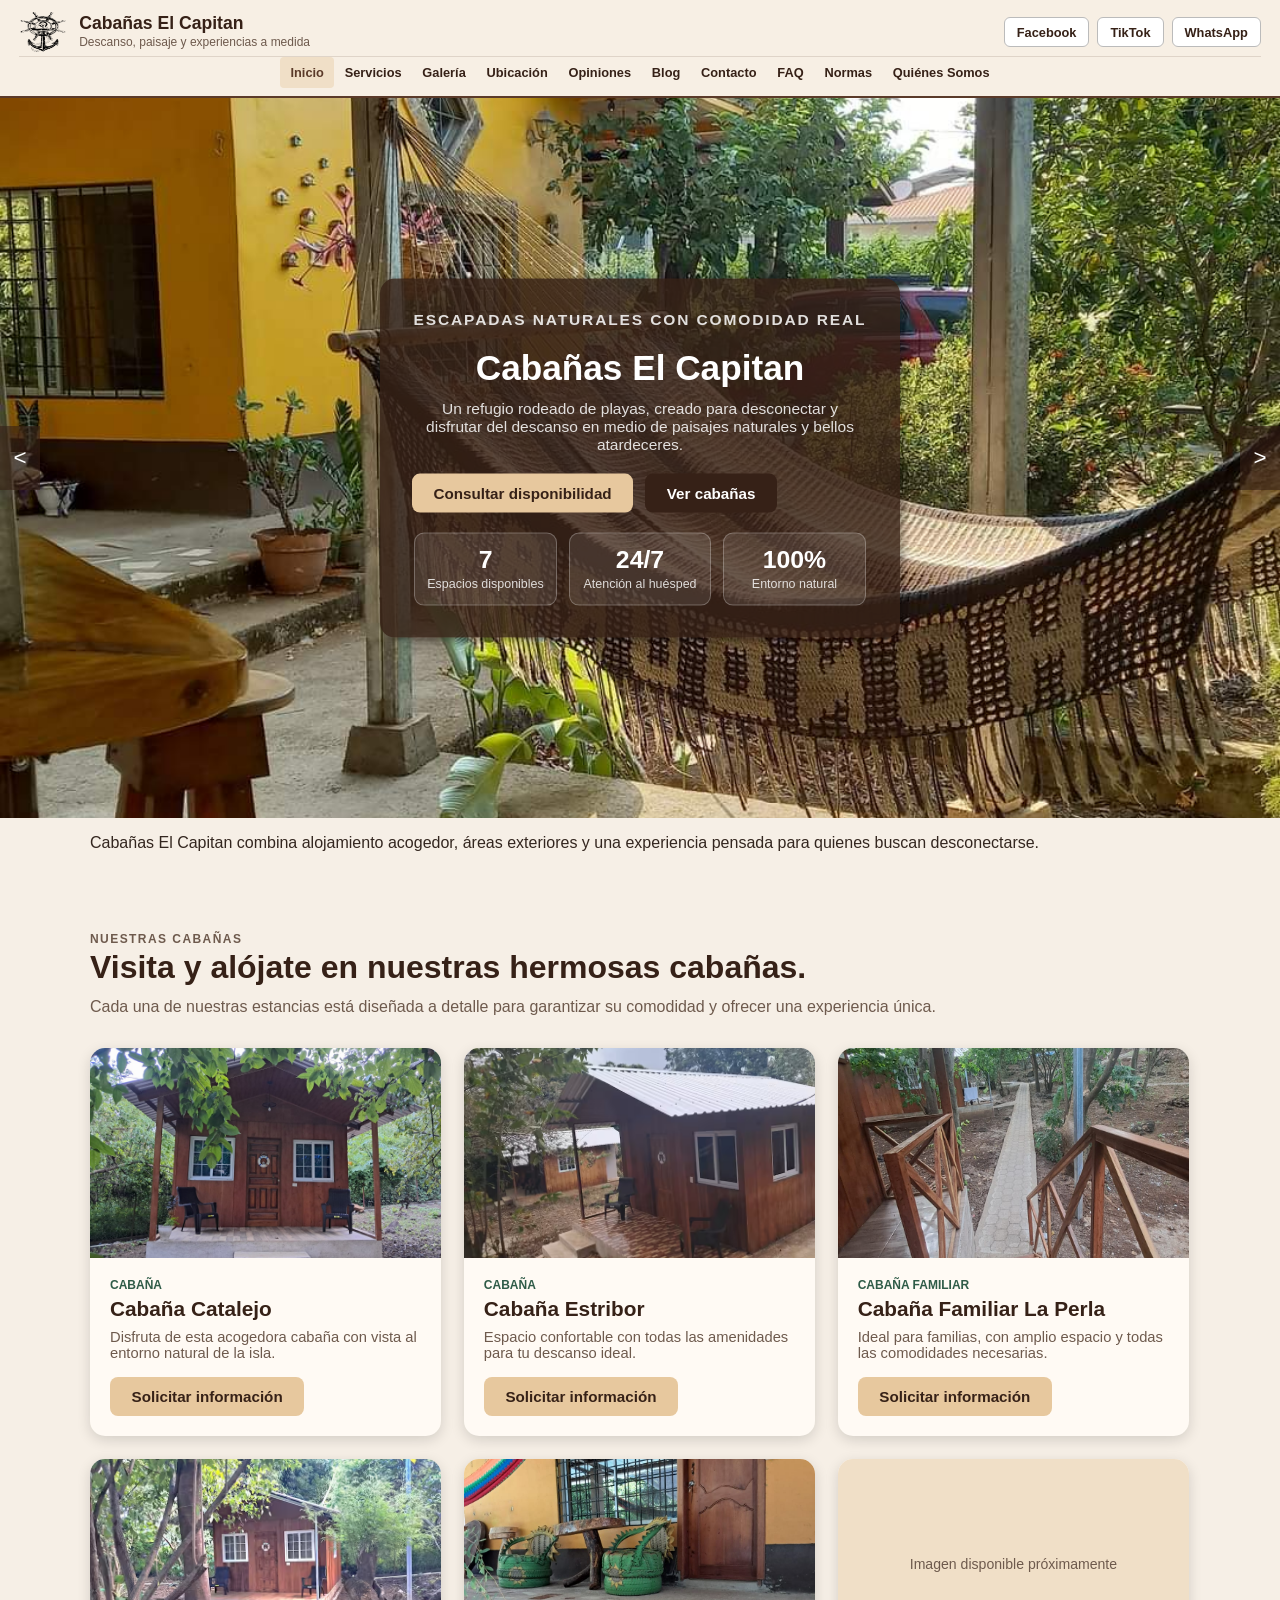
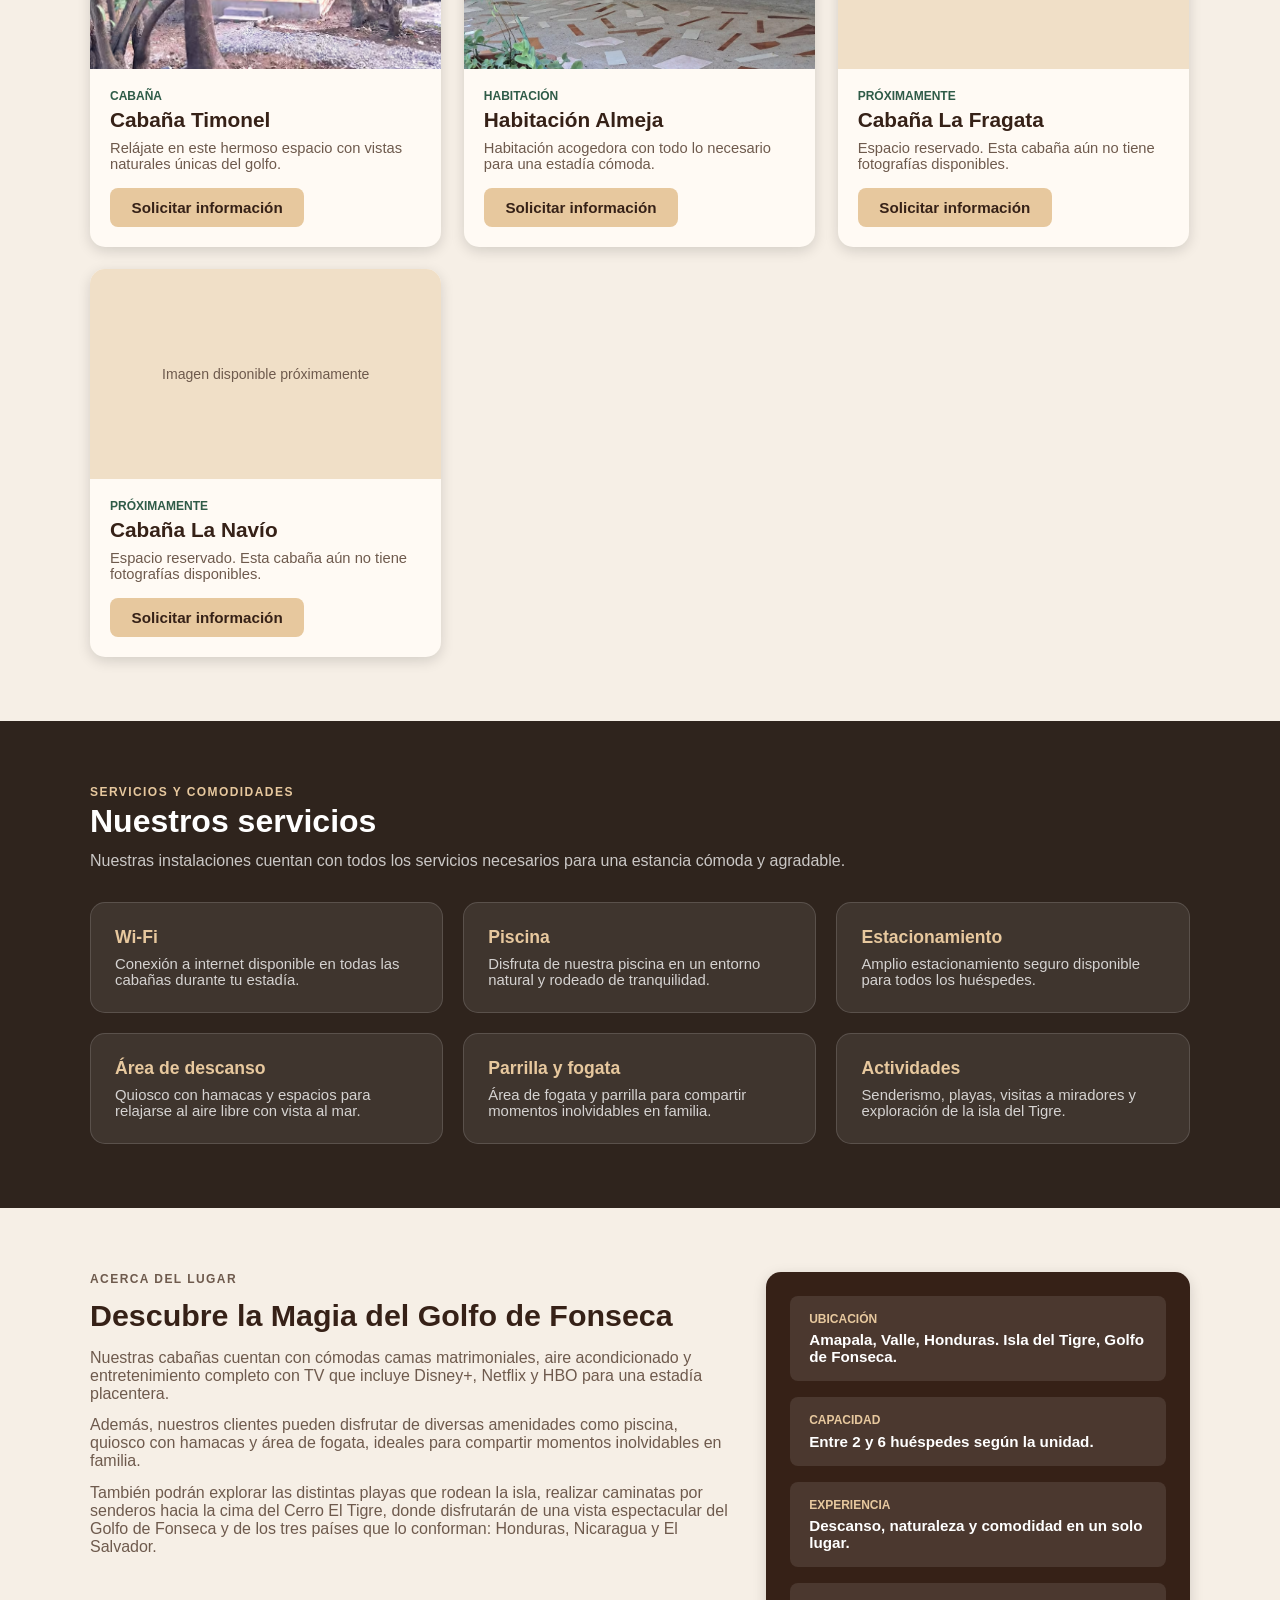
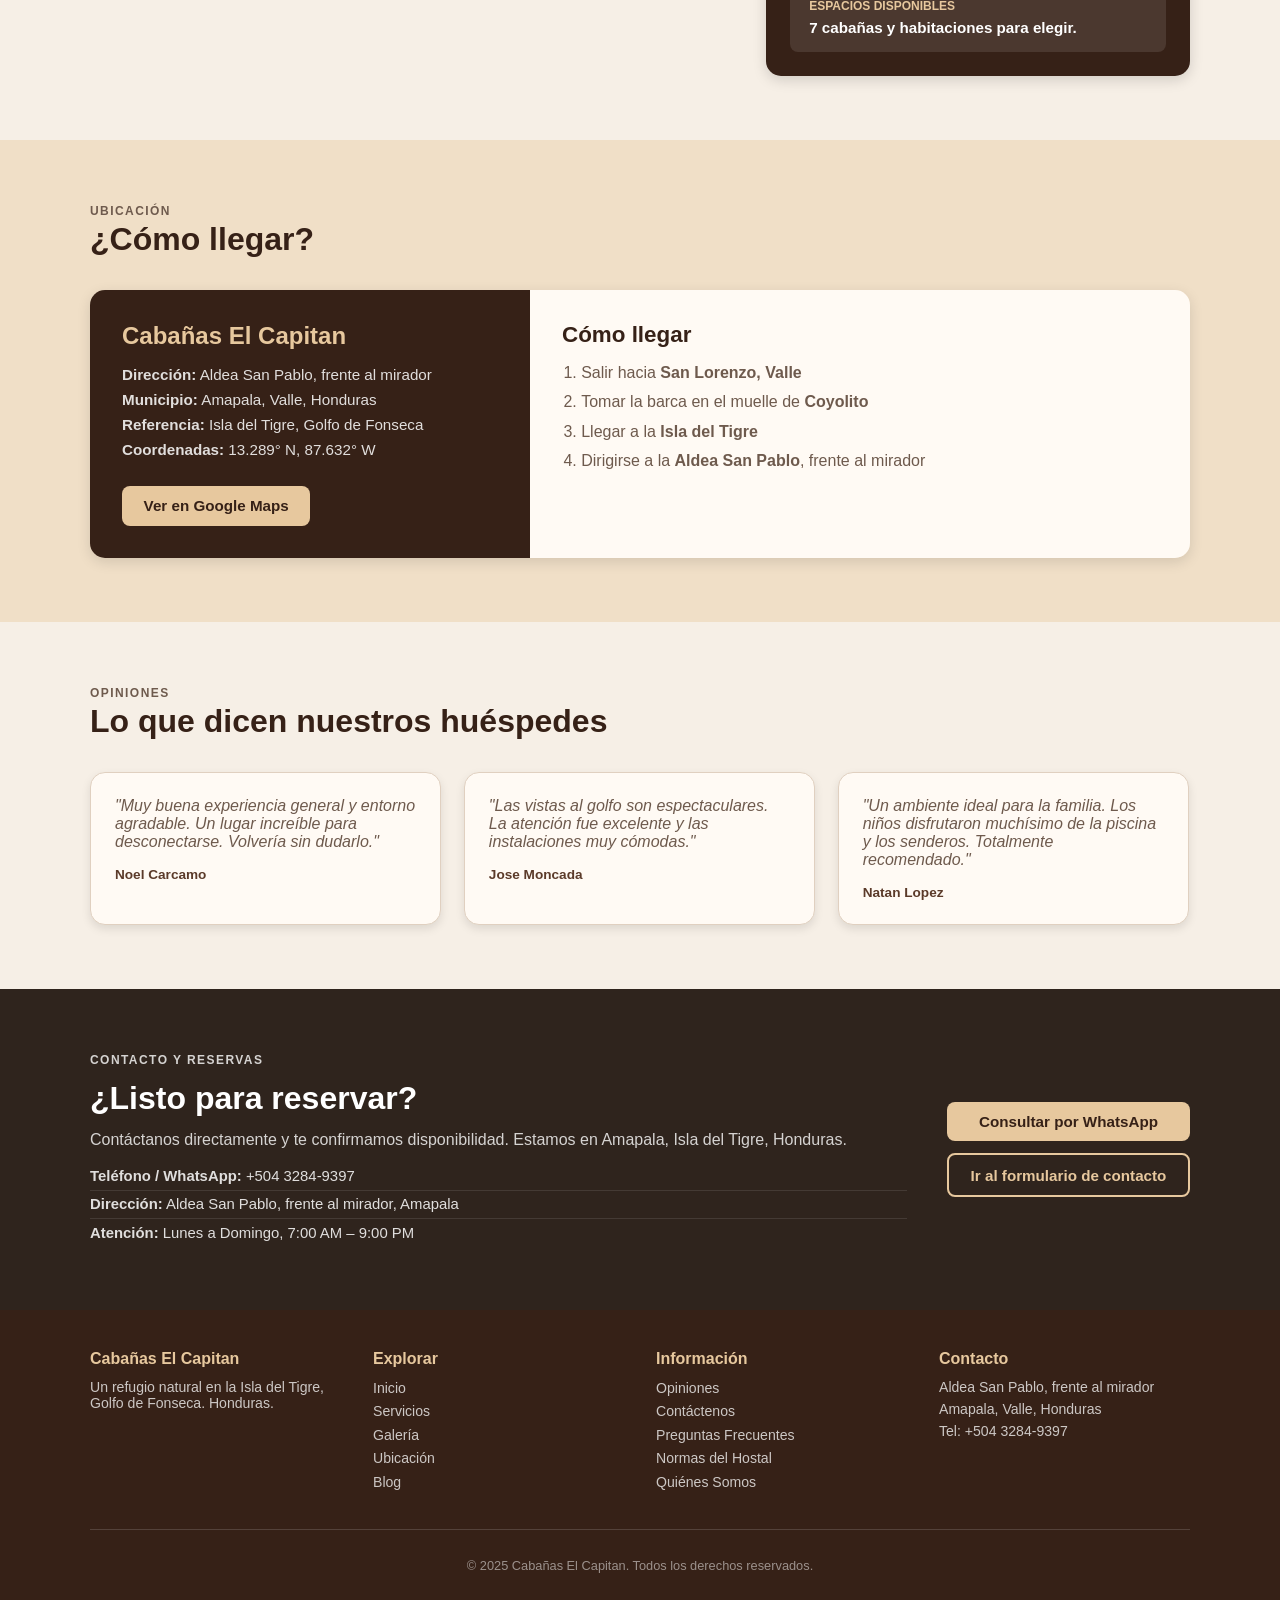
<file: index.html>
<!DOCTYPE html>
<html lang="es">

<head>
    <meta charset="UTF-8">
    <meta name="viewport" content="width=device-width, initial-scale=1.0">
    <title>Cabañas El Capitan | Descanso en la Naturaleza</title>
    <meta name="description"
        content="Cabañas El Capitan ofrece una experiencia de descanso en la naturaleza con alojamiento acogedor, servicios esenciales y espacios pensados para escapadas en pareja, familia o amigos.">
    <link rel="stylesheet" href="styles/style.css">
    <script src="javascript/menu.js"></script>
    <script src="javascript/index.js"></script>
</head>

<body>
    <header>
        <div>
            <a class="brand" href="index.html">
                <img src="img/logo/logo_1.webp" width="48" height="48" alt="Logo Cabañas El Capitan">
                <span>
                    <strong>Cabañas El Capitan</strong>
                    <small>Descanso, paisaje y experiencias a medida</small>
                </span>
            </a>
            <div class="header-social">
                <a href="https://www.facebook.com/profile.php?id=61557780654785" target="_blank">Facebook</a>
                <a href="https://www.tiktok.com/@karol.guzmn11" target="_blank">TikTok</a>
                <a href="https://wa.me/50432849397?text=Hola%20necesito%20informacion%20sobre%20las%20caba%C3%B1as"
                    target="_blank">WhatsApp</a>
            </div>
            <div class="hamburguer-buttons" id="menu-toggle">
                <div></div>
                <div></div>
                <div></div>
            </div>
        </div>
        <nav class="hidden" id="site-nav">
            <ul>
                <li><a href="index.html">Inicio</a></li>
                <li><a href="servicios.html">Servicios</a></li>
                <li><a href="galeria.html">Galería</a></li>
                <li><a href="ubicacion.html">Ubicación</a></li>
                <li><a href="opiniones.html">Opiniones</a></li>
                <li><a href="blog.html">Blog</a></li>
                <li><a href="contacto.html">Contacto</a></li>
                <li><a href="faq.html">FAQ</a></li>
                <li><a href="normas.html">Normas</a></li>
                <li><a href="quienes_somos.html">Quiénes Somos</a></li>
            </ul>
        </nav>
    </header>
    <main>
        <section id="inicio">
            <div class="carousel" id="carruselPrincipal">
                <div class="track">
                    <div class="slide">
                        <div class="image">
                            <picture>
                                <source srcset="img/Area Social/area_social_5.jpg" media="(min-width:1024px)">
                                <source srcset="img/Area Social/area_social_5.jpg" media="(min-width:720px)">
                                <img src="img/Area Social/area_social_5.jpg" alt="Área social Cabañas El Capitan">
                            </picture>
                        </div>
                        <div class="action">
                            <p class="kicker">Escapadas naturales con comodidad real</p>
                            <h1>Cabañas El Capitan</h1>
                            <p>Un refugio rodeado de playas, creado para desconectar y disfrutar del descanso en medio
                                de paisajes naturales y bellos atardeceres.</p>
                            <div class="btn-group">
                                <a class="btn btn-primary" href="#contacto">Consultar disponibilidad</a>
                                <a class="btn btn-secondary" href="#cabanas">Ver cabañas</a>
                            </div>
                            <ul class="hero-stats">
                                <li>
                                    <strong>7</strong>
                                    <span>Espacios disponibles</span>
                                </li>
                                <li>
                                    <strong>24/7</strong>
                                    <span>Atención al huésped</span>
                                </li>
                                <li>
                                    <strong>100%</strong>
                                    <span>Entorno natural</span>
                                </li>
                            </ul>
                        </div>
                    </div>
                    <div class="slide">
                        <div class="image">
                            <picture>
                                <source srcset="img/Cabaña Estribor/cabana_estribor_4.jpg" media="(min-width:1024px)">
                                <source srcset="img/Cabaña Estribor/cabana_estribor_4.jpg" media="(min-width:720px)">
                                <img src="img/Cabaña Estribor/cabana_estribor_4.jpg" alt="Cabaña Estribor">
                            </picture>
                        </div>
                        <div class="action">
                            <p class="kicker">Cabaña Estribor</p>
                            <h2>Comodidad y naturaleza</h2>
                            <p>Aire acondicionado, camas matrimoniales y TV con Disney+, Netflix y HBO para una estadía
                                placentera.</p>
                            <div class="btn-group">
                                <a class="btn btn-primary" href="#cabanas">Ver cabañas</a>
                            </div>
                        </div>
                    </div>
                    <div class="slide">
                        <div class="image">
                            <picture>
                                <source srcset="img/Cabaña Timonel/cabana_timonel_3.jpg" media="(min-width:1024px)">
                                <source srcset="img/Cabaña Timonel/cabana_timonel_3.jpg" media="(min-width:720px)">
                                <img src="img/Cabaña Timonel/cabana_timonel_3.jpg" alt="Cabaña Timonel">
                            </picture>
                        </div>
                        <div class="action">
                            <p class="kicker">Explora la isla</p>
                            <h2>Vista al Golfo de Fonseca</h2>
                            <p>Senderos, playas y miradores con vistas espectaculares de Honduras, Nicaragua y El
                                Salvador.</p>
                            <div class="btn-group">
                                <a class="btn btn-primary" href="#contacto">Reservar ahora</a>
                            </div>
                        </div>
                    </div>
                    <div class="slide">
                        <div class="image">
                            <picture>
                                <source srcset="img/Cabaña Catalejo/cabana_catalejo_1.jpg" media="(min-width:1024px)">
                                <source srcset="img/Cabaña Catalejo/cabana_catalejo_1.jpg" media="(min-width:720px)">
                                <img src="img/Cabaña Catalejo/cabana_catalejo_1.jpg" alt="Cabaña Catalejo">
                            </picture>
                        </div>
                        <div class="action">
                            <p class="kicker">Cabaña Catalejo</p>
                            <h2>Descansa como mereces</h2>
                            <p>Piscina, quiosco con hamacas y área de fogata ideales para compartir momentos
                                inolvidables en familia.</p>
                            <div class="btn-group">
                                <a class="btn btn-primary" href="#cabanas">Ver cabañas</a>
                            </div>
                        </div>
                    </div>

                </div>
            </div>
        </section>
        <section class="intro-strip">
            <div class="container">
                <p>Cabañas El Capitan combina alojamiento acogedor, áreas exteriores y una experiencia pensada para
                    quienes buscan desconectarse.</p>
            </div>
        </section>
        <section id="cabanas" class="section">
            <div class="container">
                <div class="section-heading">
                    <p class="kicker">Nuestras cabañas</p>
                    <h2>Visita y alójate en nuestras hermosas cabañas.</h2>
                    <p>Cada una de nuestras estancias está diseñada a detalle para garantizar su comodidad y ofrecer una
                        experiencia única.</p>
                </div>
                <div class="cabanas-grid" id="cabanas-grid"></div>
            </div>
        </section>
        <section id="servicios" class="section section-dark">
            <div class="container">
                <div class="section-heading light">
                    <p class="kicker">Servicios y comodidades</p>
                    <h2>Nuestros servicios</h2>
                    <p>Nuestras instalaciones cuentan con todos los servicios necesarios para una estancia cómoda y
                        agradable.</p>
                </div>
                <div class="services-grid">
                    <article class="service-card">
                        <h3>Wi-Fi</h3>
                        <p>Conexión a internet disponible en todas las cabañas durante tu estadía.</p>
                    </article>
                    <article class="service-card">
                        <h3>Piscina</h3>
                        <p>Disfruta de nuestra piscina en un entorno natural y rodeado de tranquilidad.</p>
                    </article>
                    <article class="service-card">
                        <h3>Estacionamiento</h3>
                        <p>Amplio estacionamiento seguro disponible para todos los huéspedes.</p>
                    </article>
                    <article class="service-card">
                        <h3>Área de descanso</h3>
                        <p>Quiosco con hamacas y espacios para relajarse al aire libre con vista al mar.</p>
                    </article>
                    <article class="service-card">
                        <h3>Parrilla y fogata</h3>
                        <p>Área de fogata y parrilla para compartir momentos inolvidables en familia.</p>
                    </article>
                    <article class="service-card">
                        <h3>Actividades</h3>
                        <p>Senderismo, playas, visitas a miradores y exploración de la isla del Tigre.</p>
                    </article>
                </div>
            </div>
        </section>
        <section class="section">
            <div class="container story-layout">
                <div class="story-copy">
                    <p class="kicker">Acerca del lugar</p>
                    <h2>Descubre la Magia del Golfo de Fonseca</h2>
                    <p>Nuestras cabañas cuentan con cómodas camas matrimoniales, aire acondicionado y entretenimiento
                        completo con TV que incluye Disney+, Netflix y HBO para una estadía placentera.</p>
                    <p>Además, nuestros clientes pueden disfrutar de diversas amenidades como piscina, quiosco con
                        hamacas y área de fogata, ideales para compartir momentos inolvidables en familia.</p>
                    <p>También podrán explorar las distintas playas que rodean la isla, realizar caminatas por senderos
                        hacia la cima del Cerro El Tigre, donde disfrutarán de una vista espectacular del Golfo de
                        Fonseca y de los tres países que lo conforman: Honduras, Nicaragua y El Salvador.</p>
                </div>
                <div class="story-panel">
                    <div class="story-note">
                        <span>Ubicación</span>
                        <strong>Amapala, Valle, Honduras. Isla del Tigre, Golfo de Fonseca.</strong>
                    </div>
                    <div class="story-note">
                        <span>Capacidad</span>
                        <strong>Entre 2 y 6 huéspedes según la unidad.</strong>
                    </div>
                    <div class="story-note">
                        <span>Experiencia</span>
                        <strong>Descanso, naturaleza y comodidad en un solo lugar.</strong>
                    </div>
                    <div class="story-note">
                        <span>Espacios disponibles</span>
                        <strong>7 cabañas y habitaciones para elegir.</strong>
                    </div>
                </div>
            </div>
        </section>
        <section class="section section-muted">
            <div class="container">
                <div class="section-heading">
                    <p class="kicker">Ubicación</p>
                    <h2>¿Cómo llegar?</h2>
                </div>
                <div class="location-card">
                    <div class="location-info">
                        <h3>Cabañas El Capitan</h3>
                        <p><strong>Dirección:</strong> Aldea San Pablo, frente al mirador</p>
                        <p><strong>Municipio:</strong> Amapala, Valle, Honduras</p>
                        <p><strong>Referencia:</strong> Isla del Tigre, Golfo de Fonseca</p>
                        <p><strong>Coordenadas:</strong> 13.289° N, 87.632° W</p>
                        <a class="btn btn-primary" href="https://maps.google.com/?q=Cabañas+El+Capitan+Amapala+Honduras"
                            target="_blank">Ver en Google Maps</a>
                    </div>
                    <div class="location-steps">
                        <h3>Cómo llegar</h3>
                        <ol>
                            <li>Salir hacia <strong>San Lorenzo, Valle</strong></li>
                            <li>Tomar la barca en el muelle de <strong>Coyolito</strong></li>
                            <li>Llegar a la <strong>Isla del Tigre</strong></li>
                            <li>Dirigirse a la <strong>Aldea San Pablo</strong>, frente al mirador</li>
                        </ol>
                    </div>
                </div>
            </div>
        </section>
        <section class="section">
            <div class="container">
                <div class="section-heading">
                    <p class="kicker">Opiniones</p>
                    <h2>Lo que dicen nuestros huéspedes</h2>
                </div>
                <div class="reviews-grid">
                    <blockquote class="review-card">
                        <p>"Muy buena experiencia general y entorno agradable. Un lugar increíble para desconectarse.
                            Volvería sin dudarlo."</p>
                        <cite>Noel Carcamo</cite>
                    </blockquote>
                    <blockquote class="review-card">
                        <p>"Las vistas al golfo son espectaculares. La atención fue excelente y las instalaciones muy
                            cómodas."</p>
                        <cite>Jose Moncada</cite>
                    </blockquote>
                    <blockquote class="review-card">
                        <p>"Un ambiente ideal para la familia. Los niños disfrutaron muchísimo de la piscina y los
                            senderos. Totalmente recomendado."</p>
                        <cite>Natan Lopez</cite>
                    </blockquote>
                </div>
            </div>
        </section>
        <section id="contacto" class="section section-dark">
            <div class="container contact-cta">
                <div class="contact-cta-info">
                    <p class="kicker">Contacto y reservas</p>
                    <h2>¿Listo para reservar?</h2>
                    <p>Contáctanos directamente y te confirmamos disponibilidad. Estamos en Amapala, Isla del Tigre,
                        Honduras.</p>
                    <ul class="contact-quick">
                        <li><strong>Teléfono / WhatsApp:</strong> +504 3284-9397</li>
                        <li><strong>Dirección:</strong> Aldea San Pablo, frente al mirador, Amapala</li>
                        <li><strong>Atención:</strong> Lunes a Domingo, 7:00 AM – 9:00 PM</li>
                    </ul>
                </div>
                <div class="contact-cta-actions">
                    <a class="btn btn-sand"
                        href="https://wa.me/50432849397?text=Hola%20necesito%20informacion%20sobre%20las%20caba%C3%B1as"
                        target="_blank">Consultar por WhatsApp</a>
                    <a class="btn btn-outline" href="contacto.html">Ir al formulario de contacto</a>
                </div>
            </div>
        </section>
    </main>
    <footer>
        <div class="container">
            <div class="footer-grid">
                <div class="footer-col"><strong>Cabañas El Capitan</strong>
                    <p>Un refugio natural en la Isla del Tigre, Golfo de Fonseca. Honduras.</p>
                </div>
                <div class="footer-col"><strong>Explorar</strong>
                    <ul>
                        <li><a href="index.html">Inicio</a></li>
                        <li><a href="servicios.html">Servicios</a></li>
                        <li><a href="galeria.html">Galería</a></li>
                        <li><a href="ubicacion.html">Ubicación</a></li>
                        <li><a href="blog.html">Blog</a></li>
                    </ul>
                </div>
                <div class="footer-col"><strong>Información</strong>
                    <ul>
                        <li><a href="opiniones.html">Opiniones</a></li>
                        <li><a href="contacto.html">Contáctenos</a></li>
                        <li><a href="faq.html">Preguntas Frecuentes</a></li>
                        <li><a href="normas.html">Normas del Hostal</a></li>
                        <li><a href="quienes-somos.html">Quiénes Somos</a></li>
                    </ul>
                </div>
                <div class="footer-col"><strong>Contacto</strong>
                    <address>
                        <p>Aldea San Pablo, frente al mirador</p>
                        <p>Amapala, Valle, Honduras</p>
                        <p>Tel: +504 3284-9397</p>
                    </address>
                </div>
            </div>
            <div class="footer-bottom">
                <p>&copy; 2025 Cabañas El Capitan. Todos los derechos reservados.</p>
            </div>
        </div>
    </footer>
</body>

</html>
</file>
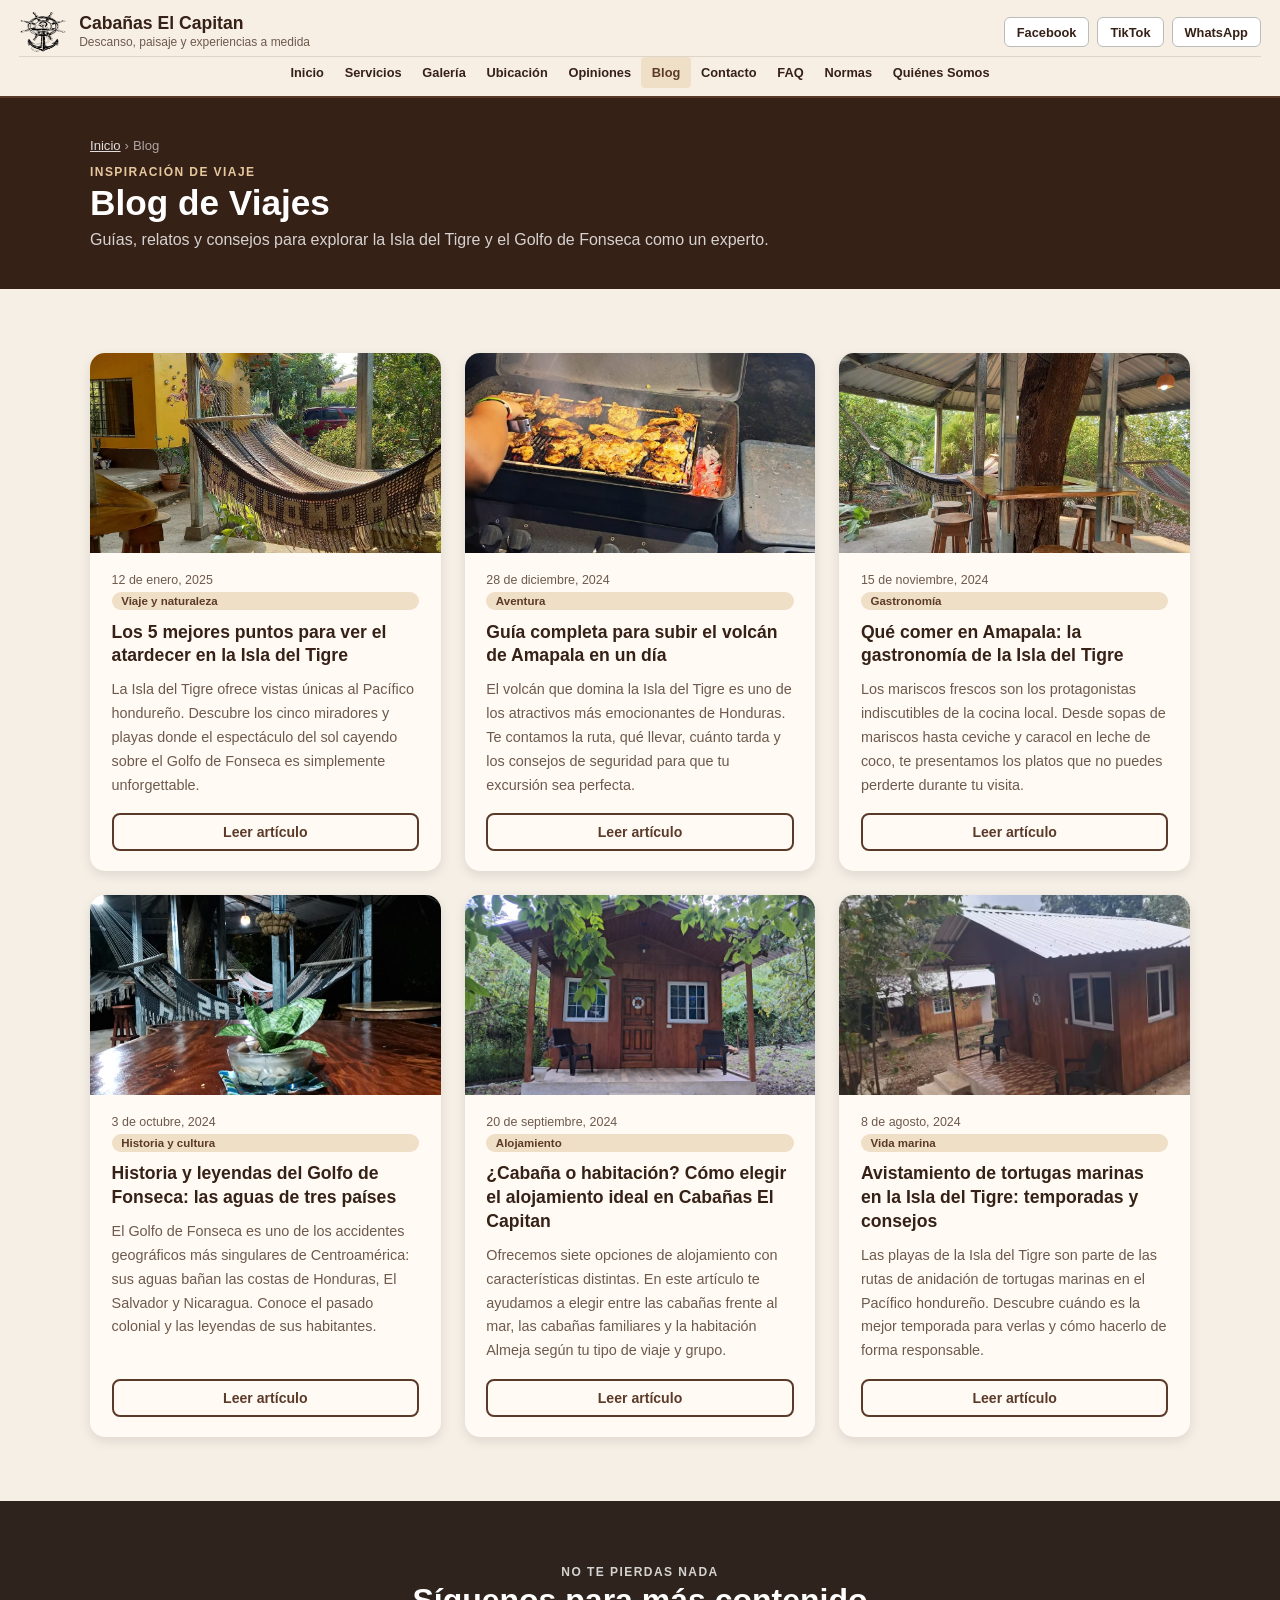
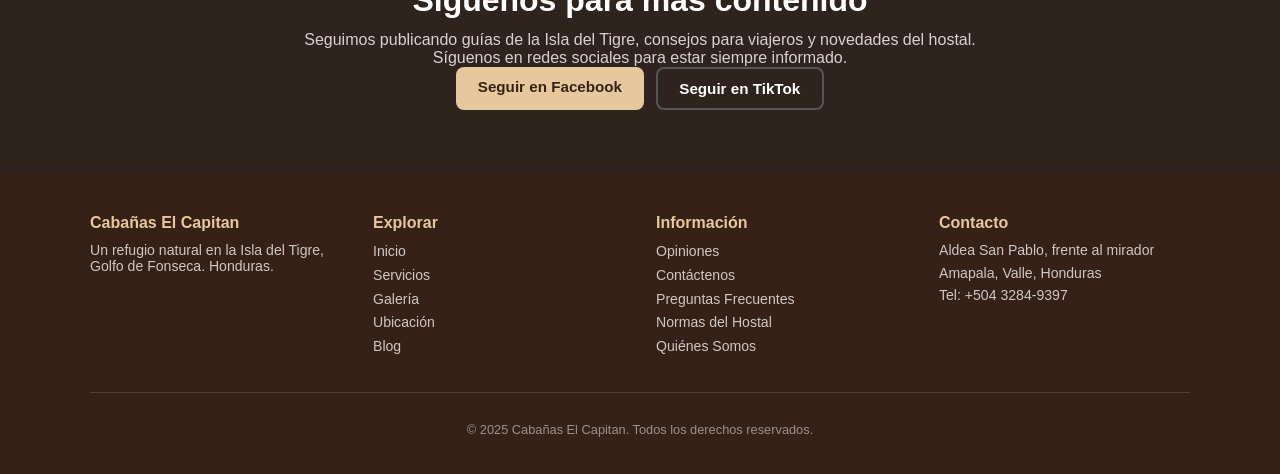
<file: blog.html>
<!doctype html>
<html lang="es">

<head>
  <meta charset="UTF-8" />
  <meta name="viewport" content="width=device-width, initial-scale=1.0" />
  <title>Blog | Cabañas El Capitan</title>
  <meta name="description"
    content="Blog de viajes de Cabañas El Capitan. Descubre guías, consejos y relatos sobre la Isla del Tigre y el Golfo de Fonseca, Honduras." />
  <link rel="stylesheet" href="styles/style.css" />
  <script src="javascript/menu.js"></script>
</head>

<body>
  <header>
    <div>
      <a class="brand" href="index.html">
        <img src="img/logo/logo_1.webp" width="48" height="48" alt="Logo Cabañas El Capitan" />
        <span><strong>Cabañas El Capitan</strong><small>Descanso, paisaje y experiencias a medida</small></span>
      </a>
      <div class="header-social">
        <a href="https://www.facebook.com/profile.php?id=61557780654785" target="_blank">Facebook</a>
        <a href="https://www.tiktok.com/@karol.guzmn11" target="_blank">TikTok</a>
        <a href="https://wa.me/50432849397?text=Hola%20quiero%20mas%20informacion" target="_blank">WhatsApp</a>
      </div>
      <div class="hamburguer-buttons" id="menu-toggle">
        <div></div>
        <div></div>
        <div></div>
      </div>
    </div>
    <nav class="hidden" id="site-nav">
      <ul>
        <li><a href="index.html">Inicio</a></li>
        <li><a href="servicios.html">Servicios</a></li>
        <li><a href="galeria.html">Galería</a></li>
        <li><a href="ubicacion.html">Ubicación</a></li>
        <li><a href="opiniones.html">Opiniones</a></li>
        <li><a href="blog.html">Blog</a></li>
        <li><a href="contacto.html">Contacto</a></li>
        <li><a href="faq.html">FAQ</a></li>
        <li><a href="normas.html">Normas</a></li>
        <li><a href="quienes_somos.html">Quiénes Somos</a></li>
      </ul>
    </nav>
  </header>

  <main>
    <section class="page-banner">
      <div class="container">
        <nav class="breadcrumb" aria-label="Ruta de navegación">
          <ul>
            <li><a href="index.html">Inicio</a></li>
            <li>Blog</li>
          </ul>
        </nav>
        <p class="kicker">Inspiración de viaje</p>
        <h1>Blog de Viajes</h1>
        <p>
          Guías, relatos y consejos para explorar la Isla del Tigre y el Golfo
          de Fonseca como un experto.
        </p>
      </div>
    </section>

    <section class="section">
      <div class="container">
        <div class="blog-grid">
          <article class="blog-card">
            <div class="blog-card-img">
              <img src="img/Area Social/area_social_5.jpg" alt="Atardeceres en el Golfo de Fonseca" />
            </div>
            <div class="blog-card-body">
              <span class="post-date">12 de enero, 2025</span>
              <span class="post-tag">Viaje y naturaleza</span>
              <h2>
                Los 5 mejores puntos para ver el atardecer en la Isla del
                Tigre
              </h2>
              <p>
                La Isla del Tigre ofrece vistas únicas al Pacífico hondureño.
                Descubre los cinco miradores y playas donde el espectáculo del
                sol cayendo sobre el Golfo de Fonseca es simplemente
                unforgettable.
              </p>
              <a class="btn btn-outline-earth" href="blog.html">Leer artículo</a>
            </div>
          </article>

          <article class="blog-card">
            <div class="blog-card-img">
              <img src="img/Area Social/area_social_1.jpg" alt="Senderismo al volcán de Amapala" />
            </div>
            <div class="blog-card-body">
              <span class="post-date">28 de diciembre, 2024</span>
              <span class="post-tag">Aventura</span>
              <h2>Guía completa para subir el volcán de Amapala en un día</h2>
              <p>
                El volcán que domina la Isla del Tigre es uno de los
                atractivos más emocionantes de Honduras. Te contamos la ruta,
                qué llevar, cuánto tarda y los consejos de seguridad para que
                tu excursión sea perfecta.
              </p>
              <a class="btn btn-outline-earth" href="blog.html">Leer artículo</a>
            </div>
          </article>

          <article class="blog-card">
            <div class="blog-card-img">
              <img src="img/Area Social/area_social_2.jpg" alt="Gastronomía local de Amapala" />
            </div>
            <div class="blog-card-body">
              <span class="post-date">15 de noviembre, 2024</span>
              <span class="post-tag">Gastronomía</span>
              <h2>
                Qué comer en Amapala: la gastronomía de la Isla del Tigre
              </h2>
              <p>
                Los mariscos frescos son los protagonistas indiscutibles de la
                cocina local. Desde sopas de mariscos hasta ceviche y caracol
                en leche de coco, te presentamos los platos que no puedes
                perderte durante tu visita.
              </p>
              <a class="btn btn-outline-earth" href="blog.html">Leer artículo</a>
            </div>
          </article>

          <article class="blog-card">
            <div class="blog-card-img">
              <img src="img/Area Social/area_social_3.jpg" alt="Golfo de Fonseca historia" />
            </div>
            <div class="blog-card-body">
              <span class="post-date">3 de octubre, 2024</span>
              <span class="post-tag">Historia y cultura</span>
              <h2>
                Historia y leyendas del Golfo de Fonseca: las aguas de tres
                países
              </h2>
              <p>
                El Golfo de Fonseca es uno de los accidentes geográficos más
                singulares de Centroamérica: sus aguas bañan las costas de
                Honduras, El Salvador y Nicaragua. Conoce el pasado colonial y
                las leyendas de sus habitantes.
              </p>
              <a class="btn btn-outline-earth" href="blog.html">Leer artículo</a>
            </div>
          </article>

          <article class="blog-card">
            <div class="blog-card-img">
              <img src="img/Cabaña Catalejo/cabana_catalejo_1.jpg" alt="Cabaña Catalejo alojamiento" />
            </div>
            <div class="blog-card-body">
              <span class="post-date">20 de septiembre, 2024</span>
              <span class="post-tag">Alojamiento</span>
              <h2>
                ¿Cabaña o habitación? Cómo elegir el alojamiento ideal en
                Cabañas El Capitan
              </h2>
              <p>
                Ofrecemos siete opciones de alojamiento con características
                distintas. En este artículo te ayudamos a elegir entre las
                cabañas frente al mar, las cabañas familiares y la habitación
                Almeja según tu tipo de viaje y grupo.
              </p>
              <a class="btn btn-outline-earth" href="blog.html">Leer artículo</a>
            </div>
          </article>

          <article class="blog-card">
            <div class="blog-card-img">
              <img src="img/Cabaña Estribor/cabana_estribor_1.jpg" alt="Tortugas marinas Amapala" />
            </div>
            <div class="blog-card-body">
              <span class="post-date">8 de agosto, 2024</span>
              <span class="post-tag">Vida marina</span>
              <h2>
                Avistamiento de tortugas marinas en la Isla del Tigre:
                temporadas y consejos
              </h2>
              <p>
                Las playas de la Isla del Tigre son parte de las rutas de
                anidación de tortugas marinas en el Pacífico hondureño.
                Descubre cuándo es la mejor temporada para verlas y cómo
                hacerlo de forma responsable.
              </p>
              <a class="btn btn-outline-earth" href="blog.html">Leer artículo</a>
            </div>
          </article>
        </div>
      </div>
    </section>

    <section class="section section-dark">
      <div class="container cta-block">
        <p class="kicker">No te pierdas nada</p>
        <h2>Síguenos para más contenido</h2>
        <p>
          Seguimos publicando guías de la Isla del Tigre, consejos para
          viajeros y novedades del hostal. Síguenos en redes sociales para
          estar siempre informado.
        </p>
        <div class="btn-group center-group">
          <a class="btn btn-primary" href="https://www.facebook.com/profile.php?id=61557780654785"
            target="_blank">Seguir en Facebook</a>
          <a class="btn btn-tiktok" href="https://www.tiktok.com/@karol.guzmn11" target="_blank">Seguir en TikTok</a>
        </div>
      </div>
    </section>
  </main>

  <footer>
    <div class="container">
      <div class="footer-grid">
        <div class="footer-col">
          <strong>Cabañas El Capitan</strong>
          <p>
            Un refugio natural en la Isla del Tigre, Golfo de Fonseca.
            Honduras.
          </p>
        </div>
        <div class="footer-col">
          <strong>Explorar</strong>
          <ul>
            <li><a href="index.html">Inicio</a></li>
            <li><a href="servicios.html">Servicios</a></li>
            <li><a href="galeria.html">Galería</a></li>
            <li><a href="ubicacion.html">Ubicación</a></li>
            <li><a href="blog.html">Blog</a></li>
          </ul>
        </div>
        <div class="footer-col">
          <strong>Información</strong>
          <ul>
            <li><a href="opiniones.html">Opiniones</a></li>
            <li><a href="contacto.html">Contáctenos</a></li>
            <li><a href="faq.html">Preguntas Frecuentes</a></li>
            <li><a href="normas.html">Normas del Hostal</a></li>
            <li><a href="quienes-somos.html">Quiénes Somos</a></li>
          </ul>
        </div>
        <div class="footer-col">
          <strong>Contacto</strong>
          <address>
            <p>Aldea San Pablo, frente al mirador</p>
            <p>Amapala, Valle, Honduras</p>
            <p>Tel: +504 3284-9397</p>
          </address>
        </div>
      </div>
      <div class="footer-bottom">
        <p>&copy; 2025 Cabañas El Capitan. Todos los derechos reservados.</p>
      </div>
    </div>
  </footer>
</body>

</html>
</file>
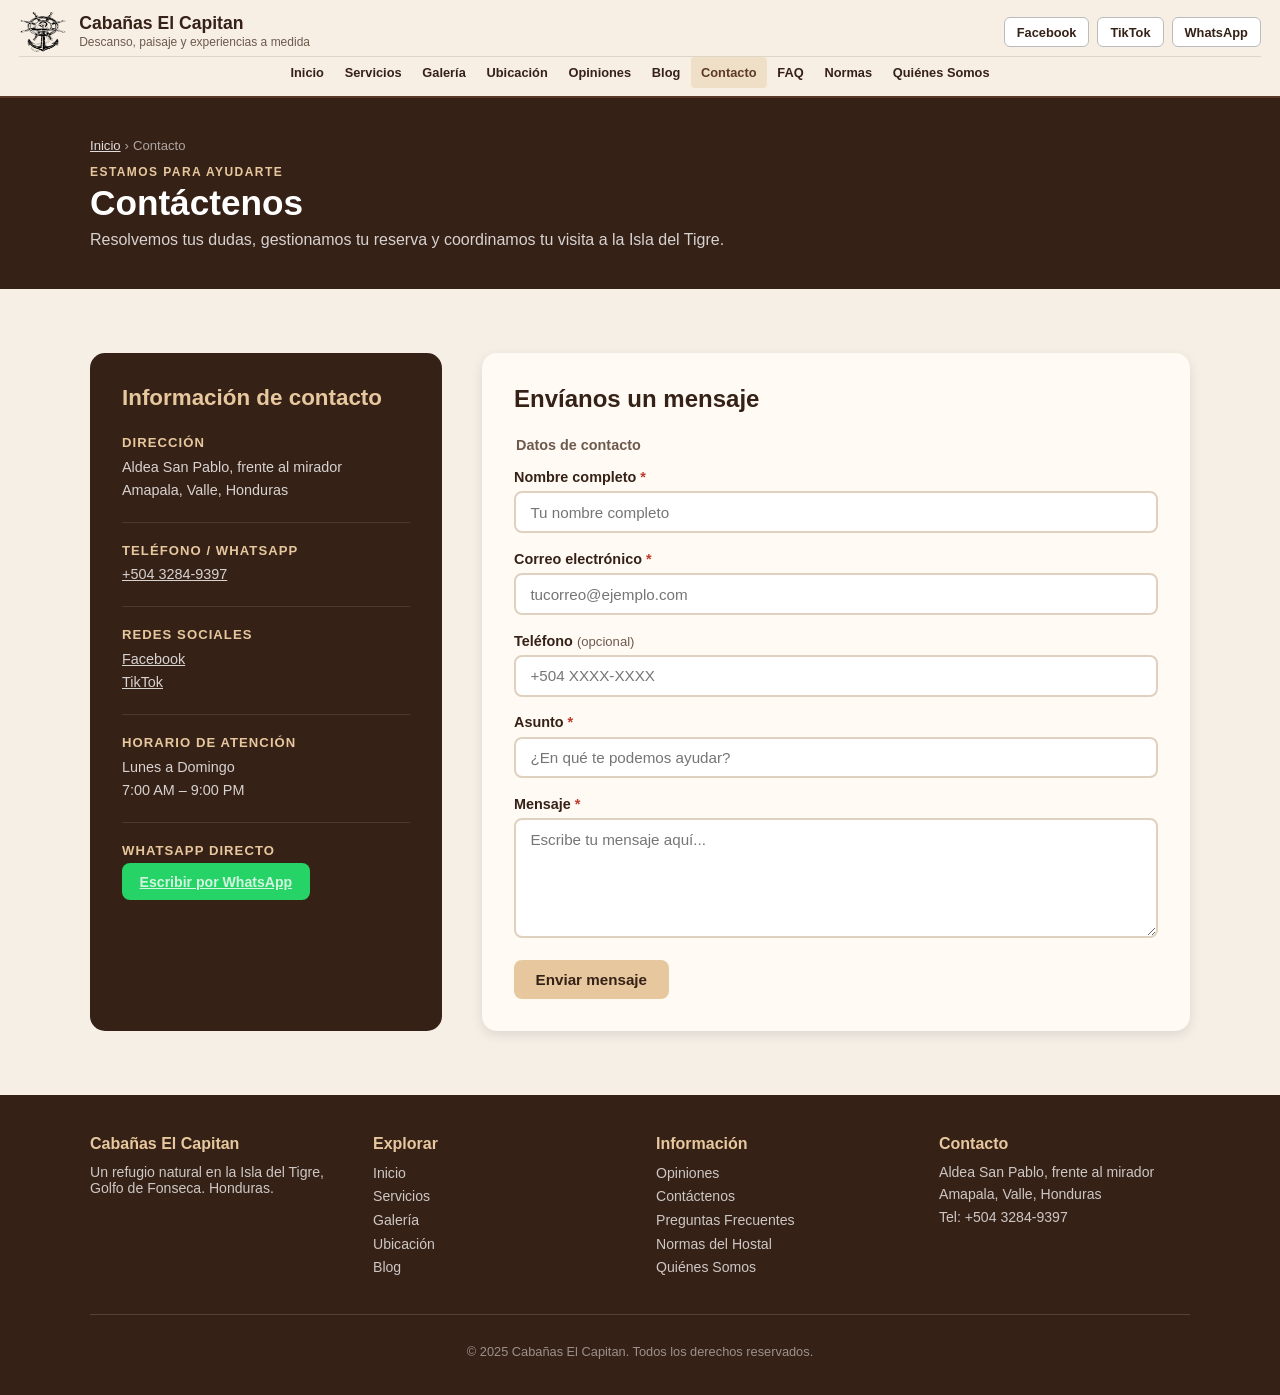
<file: contacto.html>
<!DOCTYPE html>
<html lang="es">

<head>
    <meta charset="UTF-8">
    <meta name="viewport" content="width=device-width, initial-scale=1.0">
    <title>Contáctenos | Cabañas El Capitan</title>
    <meta name="description"
        content="Comunícate con Cabañas El Capitan para reservas, consultas o información. Estamos en Amapala, Isla del Tigre, Honduras.">
    <link rel="stylesheet" href="styles/style.css">
    <script src="javascript/menu.js"></script>
    <script src="javascript/contacto.js"></script>
</head>

<body>
    <header>
        <div>
            <a class="brand" href="index.html">
                <img src="img/logo/logo_1.webp" width="48" height="48" alt="Logo Cabañas El Capitan">
                <span><strong>Cabañas El Capitan</strong><small>Descanso, paisaje y experiencias a medida</small></span>
            </a>
            <div class="header-social">
                <a href="https://www.facebook.com/profile.php?id=61557780654785" target="_blank">Facebook</a>
                <a href="https://www.tiktok.com/@karol.guzmn11" target="_blank">TikTok</a>
                <a href="https://wa.me/50432849397?text=Hola%20quiero%20mas%20informacion" target="_blank">WhatsApp</a>
            </div>
            <div class="hamburguer-buttons" id="menu-toggle">
                <div></div>
                <div></div>
                <div></div>
            </div>
        </div>
        <nav class="hidden" id="site-nav">
            <ul>
                <li><a href="index.html">Inicio</a></li>
                <li><a href="servicios.html">Servicios</a></li>
                <li><a href="galeria.html">Galería</a></li>
                <li><a href="ubicacion.html">Ubicación</a></li>
                <li><a href="opiniones.html">Opiniones</a></li>
                <li><a href="blog.html">Blog</a></li>
                <li><a href="contacto.html">Contacto</a></li>
                <li><a href="faq.html">FAQ</a></li>
                <li><a href="normas.html">Normas</a></li>
                <li><a href="quienes_somos.html">Quiénes Somos</a></li>
            </ul>
        </nav>
    </header>
    <main>
        <section class="page-banner">
            <div class="container">
                <nav class="breadcrumb" aria-label="Ruta de navegación">
                    <ul>
                        <li><a href="index.html">Inicio</a></li>
                        <li>Contacto</li>
                    </ul>
                </nav>
                <p class="kicker">Estamos para ayudarte</p>
                <h1>Contáctenos</h1>
                <p>Resolvemos tus dudas, gestionamos tu reserva y coordinamos tu visita a la Isla del Tigre.</p>
            </div>
        </section>
        <section class="section">
            <div class="container">
                <div class="contact-layout">
                    <aside class="contact-info">
                        <h2>Información de contacto</h2>
                        <div class="info-item">
                            <strong>Dirección</strong>
                            <p>Aldea San Pablo, frente al mirador<br>Amapala, Valle, Honduras</p>
                        </div>
                        <div class="info-item">
                            <strong>Teléfono / WhatsApp</strong>
                            <p><a href="tel:+50432849397">+504 3284-9397</a></p>
                        </div>
                        <div class="info-item">
                            <strong>Redes sociales</strong>
                            <p>
                                <a href="https://www.facebook.com/profile.php?id=61557780654785"
                                    target="_blank">Facebook</a><br>
                                <a href="https://www.tiktok.com/@karol.guzmn11" target="_blank">TikTok</a>
                            </p>
                        </div>
                        <div class="info-item">
                            <strong>Horario de atención</strong>
                            <p>Lunes a Domingo<br>7:00 AM – 9:00 PM</p>
                        </div>
                        <div class="info-item">
                            <strong>WhatsApp directo</strong>
                            <a class="btn btn-whatsapp"
                                href="https://wa.me/50432849397?text=Hola%20quiero%20hacer%20una%20consulta"
                                target="_blank">Escribir por WhatsApp</a>
                        </div>
                    </aside>
                    <div class="contact-form-wrap">
                        <h2>Envíanos un mensaje</h2>
                        <form id="contactForm" novalidate>
                            <fieldset>
                                <legend>Datos de contacto</legend>
                                <div class="form-group" id="txtNombreDiv">
                                    <label for="txtNombre">Nombre completo <span class="required">*</span></label>
                                    <input type="text" id="txtNombre" name="nombre" placeholder="Tu nombre completo">
                                </div>
                                <div class="form-group" id="txtCorreoDiv">
                                    <label for="txtCorreo">Correo electrónico <span class="required">*</span></label>
                                    <input type="email" id="txtCorreo" name="correo" placeholder="tucorreo@ejemplo.com">
                                </div>
                                <div class="form-group" id="txtTelefonoDiv">
                                    <label for="txtTelefono">Teléfono <span class="optional">(opcional)</span></label>
                                    <input type="tel" id="txtTelefono" name="telefono" placeholder="+504 XXXX-XXXX">
                                </div>
                                <div class="form-group" id="txtAsuntoDiv">
                                    <label for="txtAsunto">Asunto <span class="required">*</span></label>
                                    <input type="text" id="txtAsunto" name="asunto"
                                        placeholder="¿En qué te podemos ayudar?">
                                </div>
                                <div class="form-group" id="txtMensajeDiv">
                                    <label for="txtMensaje">Mensaje <span class="required">*</span></label>
                                    <textarea id="txtMensaje" name="mensaje" rows="5"
                                        placeholder="Escribe tu mensaje aquí..."></textarea>
                                </div>
                                <div id="formExito" class="form-exito" style="display:none;">
                                    Tu mensaje ha sido enviado. Nos comunicaremos contigo pronto.
                                </div>
                                <button type="button" id="btnEnviar" class="btn btn-primary">Enviar mensaje</button>
                            </fieldset>
                        </form>
                    </div>
                </div>
            </div>
        </section>
    </main>
    <footer>
        <div class="container">
            <div class="footer-grid">
                <div class="footer-col"><strong>Cabañas El Capitan</strong>
                    <p>Un refugio natural en la Isla del Tigre, Golfo de Fonseca. Honduras.</p>
                </div>
                <div class="footer-col"><strong>Explorar</strong>
                    <ul>
                        <li><a href="index.html">Inicio</a></li>
                        <li><a href="servicios.html">Servicios</a></li>
                        <li><a href="galeria.html">Galería</a></li>
                        <li><a href="ubicacion.html">Ubicación</a></li>
                        <li><a href="blog.html">Blog</a></li>
                    </ul>
                </div>
                <div class="footer-col"><strong>Información</strong>
                    <ul>
                        <li><a href="opiniones.html">Opiniones</a></li>
                        <li><a href="contacto.html">Contáctenos</a></li>
                        <li><a href="faq.html">Preguntas Frecuentes</a></li>
                        <li><a href="normas.html">Normas del Hostal</a></li>
                        <li><a href="quienes-somos.html">Quiénes Somos</a></li>
                    </ul>
                </div>
                <div class="footer-col"><strong>Contacto</strong>
                    <address>
                        <p>Aldea San Pablo, frente al mirador</p>
                        <p>Amapala, Valle, Honduras</p>
                        <p>Tel: +504 3284-9397</p>
                    </address>
                </div>
            </div>
            <div class="footer-bottom">
                <p>&copy; 2025 Cabañas El Capitan. Todos los derechos reservados.</p>
            </div>
        </div>
    </footer>
</body>
</html>
</file>
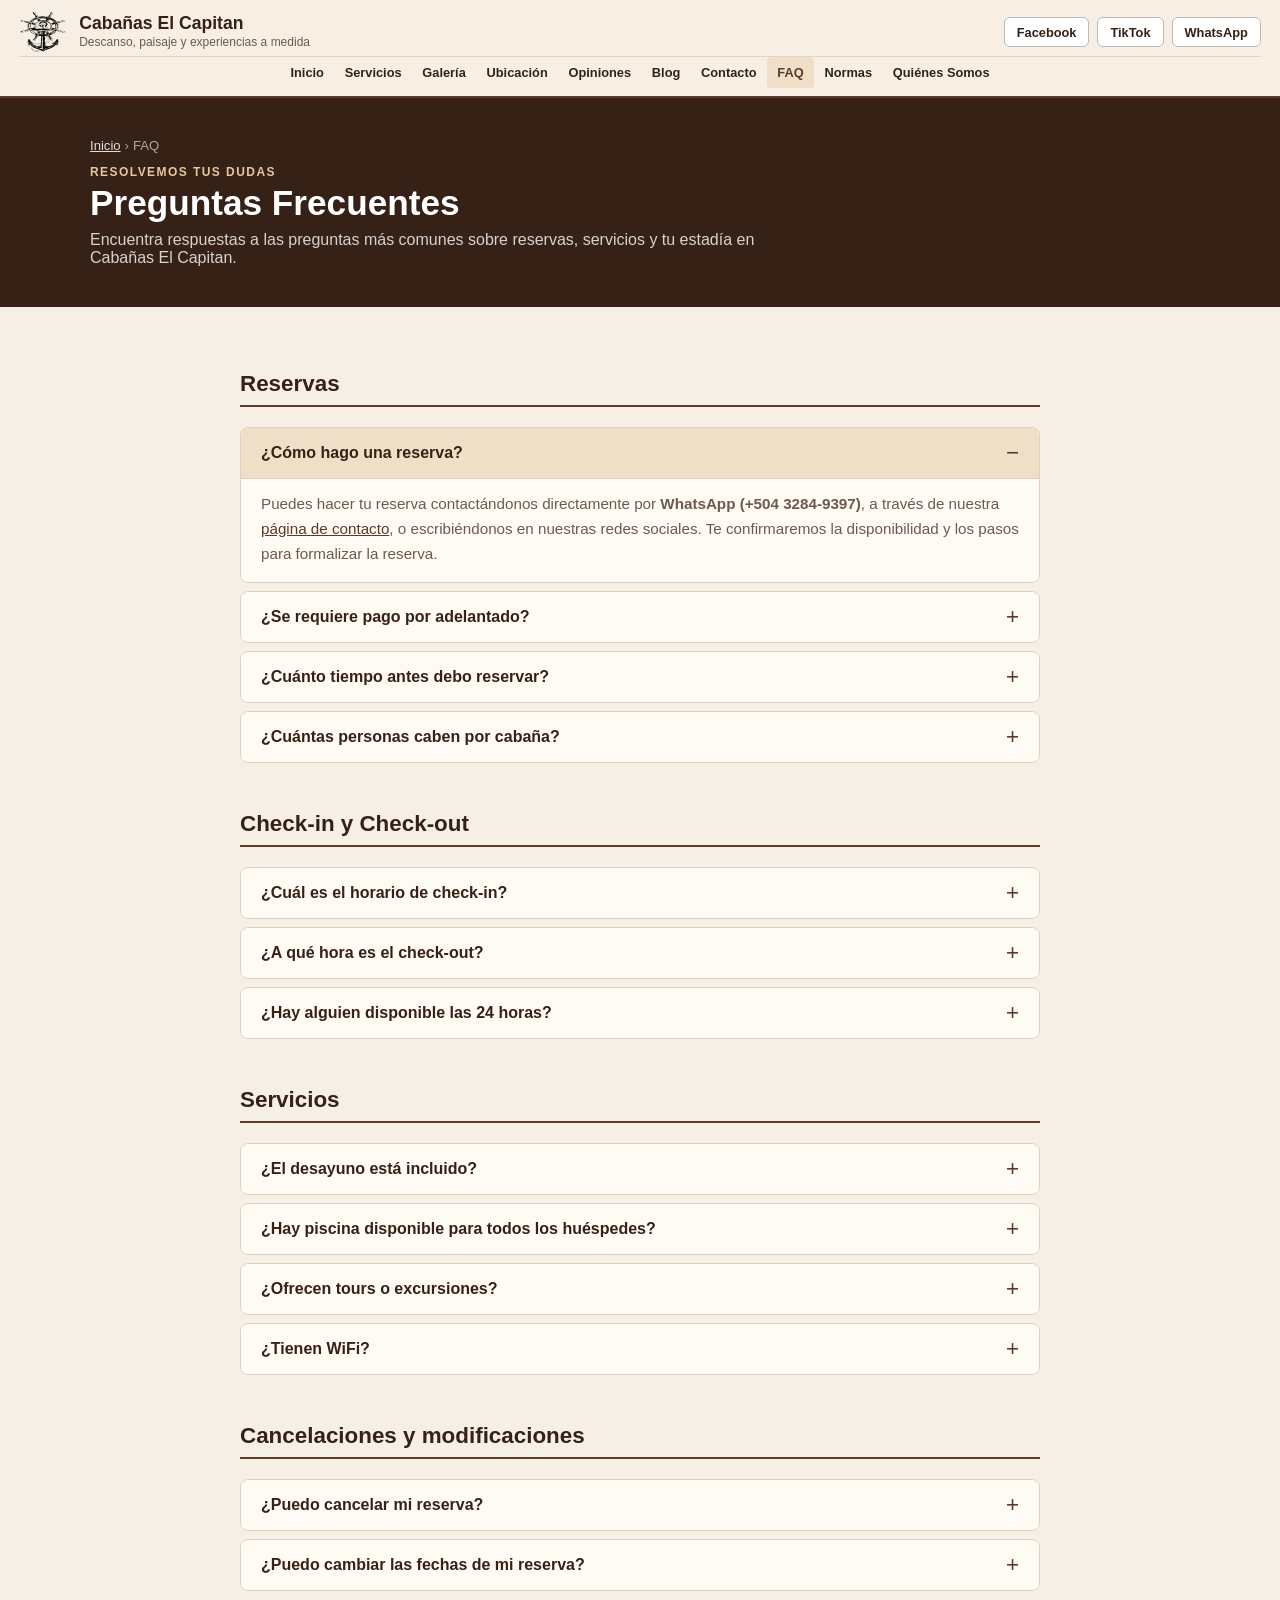
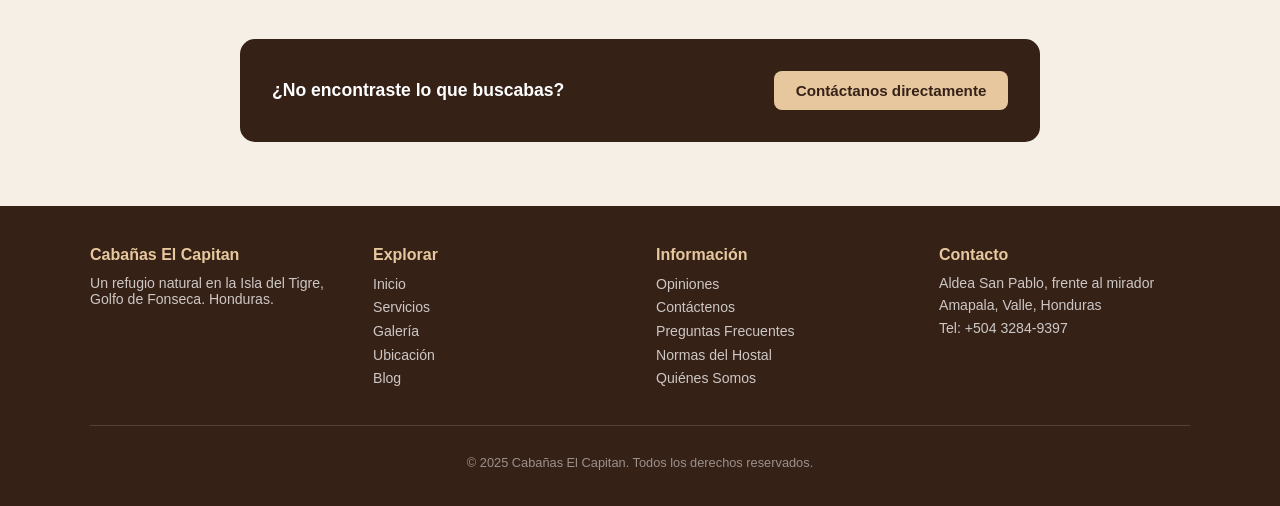
<file: faq.html>
<!doctype html>
<html lang="es">

<head>
  <meta charset="UTF-8" />
  <meta name="viewport" content="width=device-width, initial-scale=1.0" />
  <title>Preguntas Frecuentes | Cabañas El Capitan</title>
  <meta name="description"
    content="Preguntas frecuentes sobre reservas, check-in, servicios y normas de Cabañas El Capitan, Amapala, Honduras." />
  <link rel="stylesheet" href="styles/style.css" />
  <script src="javascript/menu.js"></script>
  <script src="javascript/faq.js"></script>
</head>

<body>
  <header>
    <div>
      <a class="brand" href="index.html">
        <img src="img/logo/logo_1.webp" width="48" height="48" alt="Logo Cabañas El Capitan" />
        <span><strong>Cabañas El Capitan</strong><small>Descanso, paisaje y experiencias a medida</small></span>
      </a>
      <div class="header-social">
        <a href="https://www.facebook.com/profile.php?id=61557780654785" target="_blank">Facebook</a>
        <a href="https://www.tiktok.com/@karol.guzmn11" target="_blank">TikTok</a>
        <a href="https://wa.me/50432849397?text=Hola%20quiero%20mas%20informacion" target="_blank">WhatsApp</a>
      </div>
      <div class="hamburguer-buttons" id="menu-toggle">
        <div></div>
        <div></div>
        <div></div>
      </div>
    </div>
    <nav class="hidden" id="site-nav">
      <ul>
        <li><a href="index.html">Inicio</a></li>
        <li><a href="servicios.html">Servicios</a></li>
        <li><a href="galeria.html">Galería</a></li>
        <li><a href="ubicacion.html">Ubicación</a></li>
        <li><a href="opiniones.html">Opiniones</a></li>
        <li><a href="blog.html">Blog</a></li>
        <li><a href="contacto.html">Contacto</a></li>
        <li><a href="faq.html">FAQ</a></li>
        <li><a href="normas.html">Normas</a></li>
        <li><a href="quienes_somos.html">Quiénes Somos</a></li>
      </ul>
    </nav>
  </header>

  <main>
    <section class="page-banner">
      <div class="container">
        <nav class="breadcrumb" aria-label="Ruta de navegación">
          <ul>
            <li><a href="index.html">Inicio</a></li>
            <li>FAQ</li>
          </ul>
        </nav>
        <p class="kicker">Resolvemos tus dudas</p>
        <h1>Preguntas Frecuentes</h1>
        <p>
          Encuentra respuestas a las preguntas más comunes sobre reservas,
          servicios y tu estadía en Cabañas El Capitan.
        </p>
      </div>
    </section>

    <section class="section">
      <div class="container faq-container">
        <div class="faq-category">
          <h2>Reservas</h2>

          <div class="faq-item">
            <button type="button" class="faq-pregunta">
              ¿Cómo hago una reserva?
            </button>
            <div class="faq-respuesta hidden">
              <p>
                Puedes hacer tu reserva contactándonos directamente por
                <strong>WhatsApp (+504 3284-9397)</strong>, a través de
                nuestra <a href="contacto.html">página de contacto</a>, o
                escribiéndonos en nuestras redes sociales. Te confirmaremos la
                disponibilidad y los pasos para formalizar la reserva.
              </p>
            </div>
          </div>

          <div class="faq-item">
            <button type="button" class="faq-pregunta">
              ¿Se requiere pago por adelantado?
            </button>
            <div class="faq-respuesta hidden">
              <p>
                Sí, para confirmar tu reserva solicitamos un adelanto del
                <strong>50% del total</strong>. El saldo restante se paga al
                llegar. Aceptamos transferencias bancarias y pagos en
                efectivo.
              </p>
            </div>
          </div>

          <div class="faq-item">
            <button type="button" class="faq-pregunta">
              ¿Cuánto tiempo antes debo reservar?
            </button>
            <div class="faq-respuesta hidden">
              <p>
                Recomendamos reservar con al menos
                <strong>1 semana de anticipación</strong>, especialmente en
                temporadas altas (Semana Santa, feriados nacionales y
                vacaciones escolares). En temporada baja es posible reservar
                con menos tiempo.
              </p>
            </div>
          </div>

          <div class="faq-item">
            <button type="button" class="faq-pregunta">
              ¿Cuántas personas caben por cabaña?
            </button>
            <div class="faq-respuesta hidden">
              <p>
                La capacidad varía según la cabaña. La
                <strong>Cabaña Familiar La Perla</strong> es la más grande.
                Tenemos opciones para 2, 4 y hasta 8 personas. Consulta la
                sección de <a href="index.html#cabinas">cabañas</a> o
                escríbenos para más detalles.
              </p>
            </div>
          </div>
        </div>

        <div class="faq-category">
          <h2>Check-in y Check-out</h2>

          <div class="faq-item">
            <button type="button" class="faq-pregunta">
              ¿Cuál es el horario de check-in?
            </button>
            <div class="faq-respuesta hidden">
              <p>
                El horario de check-in es a partir de las
                <strong>2:00 PM</strong>. Si llegas antes, podemos guardar tu
                equipaje mientras la cabaña es preparada. Consúltanos si
                necesitas un check-in anticipado.
              </p>
            </div>
          </div>

          <div class="faq-item">
            <button type="button" class="faq-pregunta">
              ¿A qué hora es el check-out?
            </button>
            <div class="faq-respuesta hidden">
              <p>
                El check-out es hasta las
                <strong>12:00 PM (mediodía)</strong>. Si necesitas extender
                más tiempo, comunícalo con anticipación y lo coordinaremos
                dependiendo de la disponibilidad.
              </p>
            </div>
          </div>

          <div class="faq-item">
            <button type="button" class="faq-pregunta">
              ¿Hay alguien disponible las 24 horas?
            </button>
            <div class="faq-respuesta hidden">
              <p>
                Nuestro personal está disponible desde las
                <strong>7:00 AM hasta las 9:00 PM</strong>. Para emergencias
                fuera de horario, puedes contactarnos por WhatsApp y haremos
                lo posible por atenderte.
              </p>
            </div>
          </div>
        </div>

        <div class="faq-category">
          <h2>Servicios</h2>

          <div class="faq-item">
            <button type="button" class="faq-pregunta">
              ¿El desayuno está incluido?
            </button>
            <div class="faq-respuesta hidden">
              <p>
                Ofrecemos desayuno como <strong>servicio adicional</strong>.
                Puedes solicitarlo al momento de la reserva o al llegar. El
                menú es típico hondureño y se prepara fresco cada mañana.
              </p>
            </div>
          </div>

          <div class="faq-item">
            <button type="button" class="faq-pregunta">
              ¿Hay piscina disponible para todos los huéspedes?
            </button>
            <div class="faq-respuesta hidden">
              <p>
                Sí, la <strong>piscina es compartida</strong> para todos los
                huéspedes del hostal. Tiene horario de uso de 8:00 AM a 8:00
                PM. Contamos con área de descanso y mesas alrededor.
              </p>
            </div>
          </div>

          <div class="faq-item">
            <button type="button" class="faq-pregunta">
              ¿Ofrecen tours o excursiones?
            </button>
            <div class="faq-respuesta hidden">
              <p>
                Sí, coordinamos <strong>tours locales</strong> a las playas,
                el volcán de Amapala, el casco histórico y paseos en lancha
                por el golfo. Consúltanos con anticipación para planificar tu
                itinerario.
              </p>
            </div>
          </div>

          <div class="faq-item">
            <button type="button" class="faq-pregunta">¿Tienen WiFi?</button>
            <div class="faq-respuesta hidden">
              <p>
                Sí, todas las instalaciones cuentan con
                <strong>WiFi gratuito</strong>. La señal está disponible en el
                área social, comedor y zonas comunes. En algunas cabañas puede
                variar la intensidad de la señal.
              </p>
            </div>
          </div>
        </div>

        <div class="faq-category">
          <h2>Cancelaciones y modificaciones</h2>

          <div class="faq-item">
            <button type="button" class="faq-pregunta">
              ¿Puedo cancelar mi reserva?
            </button>
            <div class="faq-respuesta hidden">
              <p>
                Aceptamos cancelaciones con
                <strong>al menos 72 horas de anticipación</strong> para
                reembolsar el adelanto. Cancelaciones con menos de 72 horas no
                son reembolsables, pero podemos reprogramar la fecha según
                disponibilidad.
              </p>
            </div>
          </div>

          <div class="faq-item">
            <button type="button" class="faq-pregunta">
              ¿Puedo cambiar las fechas de mi reserva?
            </button>
            <div class="faq-respuesta hidden">
              <p>
                Sí, puedes solicitar cambio de fechas con al menos
                <strong>48 horas de anticipación</strong>. El cambio queda
                sujeto a disponibilidad. Contáctanos por WhatsApp para
                coordinar.
              </p>
            </div>
          </div>
        </div>

        <div class="faq-cta">
          <p>¿No encontraste lo que buscabas?</p>
          <a class="btn btn-primary" href="contacto.html">Contáctanos directamente</a>
        </div>
      </div>
    </section>
  </main>

  <footer>
    <div class="container">
      <div class="footer-grid">
        <div class="footer-col">
          <strong>Cabañas El Capitan</strong>
          <p>
            Un refugio natural en la Isla del Tigre, Golfo de Fonseca.
            Honduras.
          </p>
        </div>
        <div class="footer-col">
          <strong>Explorar</strong>
          <ul>
            <li><a href="index.html">Inicio</a></li>
            <li><a href="servicios.html">Servicios</a></li>
            <li><a href="galeria.html">Galería</a></li>
            <li><a href="ubicacion.html">Ubicación</a></li>
            <li><a href="blog.html">Blog</a></li>
          </ul>
        </div>
        <div class="footer-col">
          <strong>Información</strong>
          <ul>
            <li><a href="opiniones.html">Opiniones</a></li>
            <li><a href="contacto.html">Contáctenos</a></li>
            <li><a href="faq.html">Preguntas Frecuentes</a></li>
            <li><a href="normas.html">Normas del Hostal</a></li>
            <li><a href="quienes-somos.html">Quiénes Somos</a></li>
          </ul>
        </div>
        <div class="footer-col">
          <strong>Contacto</strong>
          <address>
            <p>Aldea San Pablo, frente al mirador</p>
            <p>Amapala, Valle, Honduras</p>
            <p>Tel: +504 3284-9397</p>
          </address>
        </div>
      </div>
      <div class="footer-bottom">
        <p>&copy; 2025 Cabañas El Capitan. Todos los derechos reservados.</p>
      </div>
    </div>
  </footer>
</body>

</html>
</file>
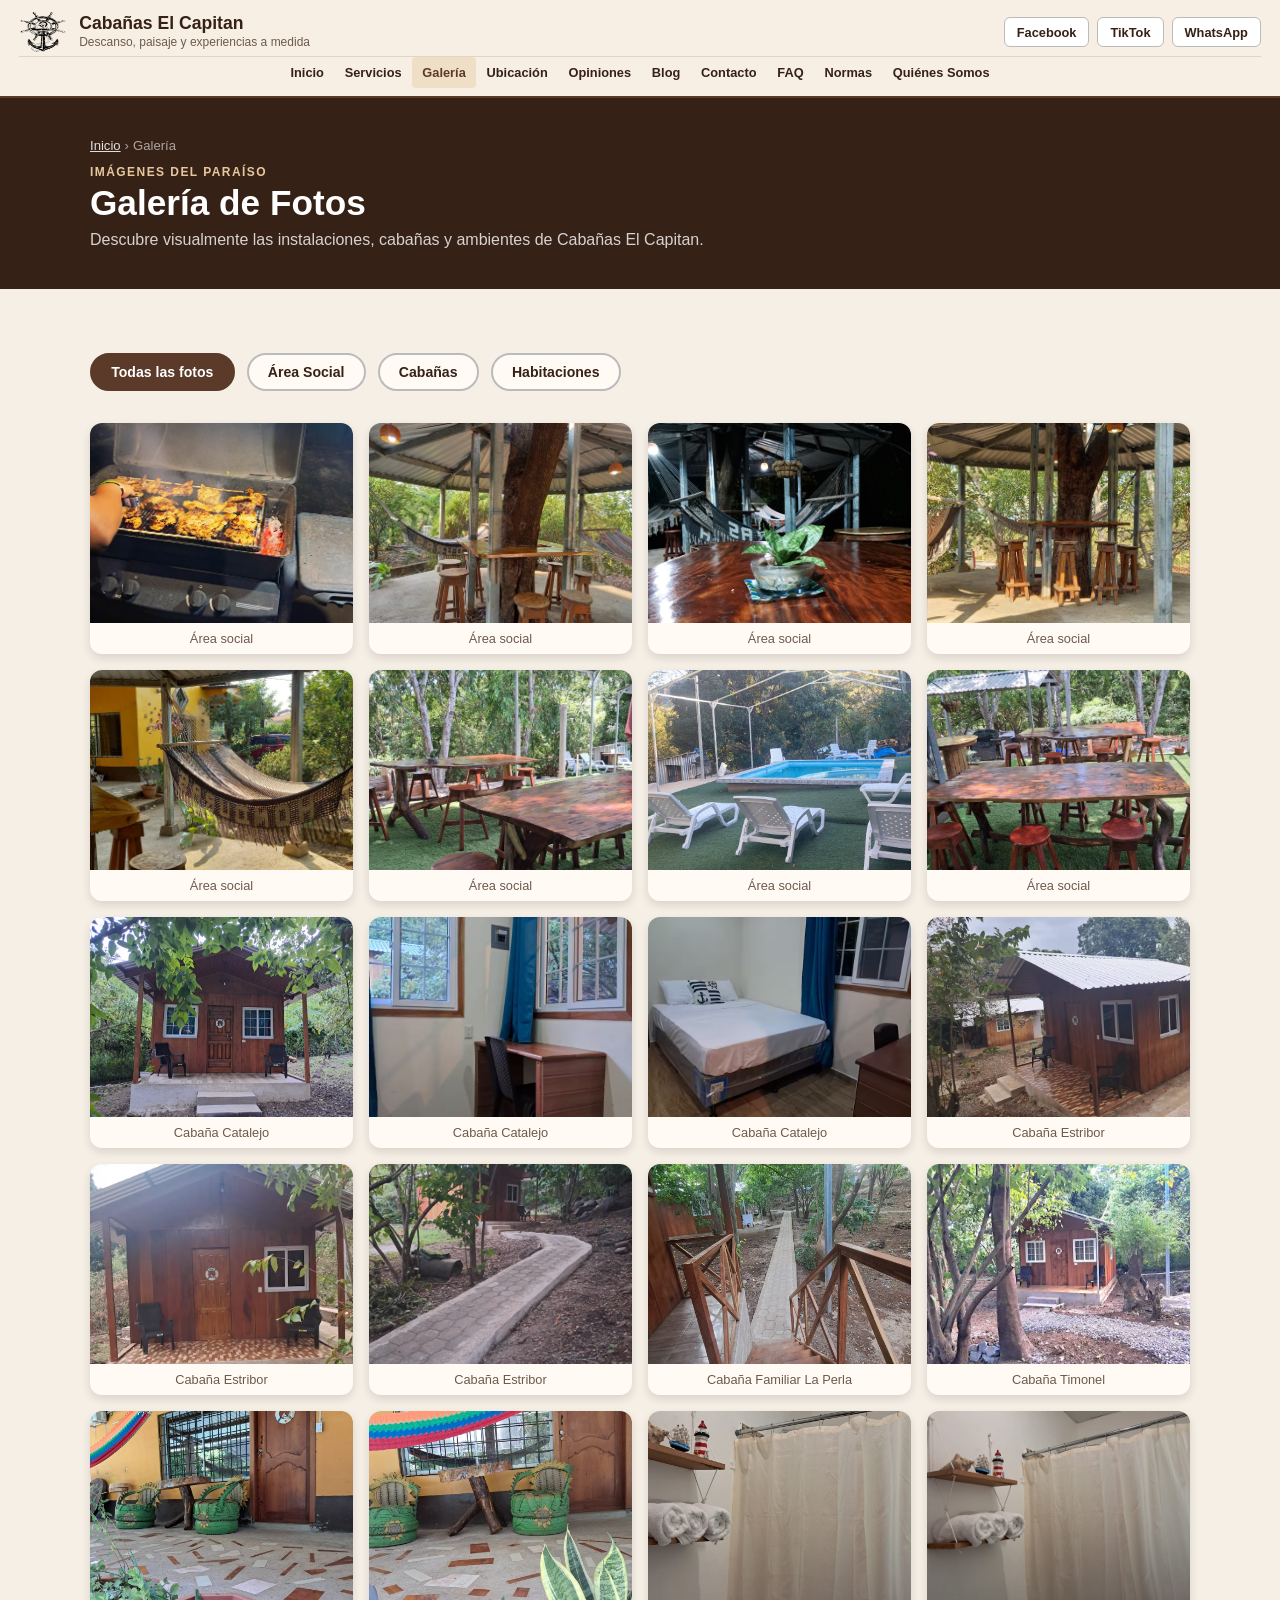
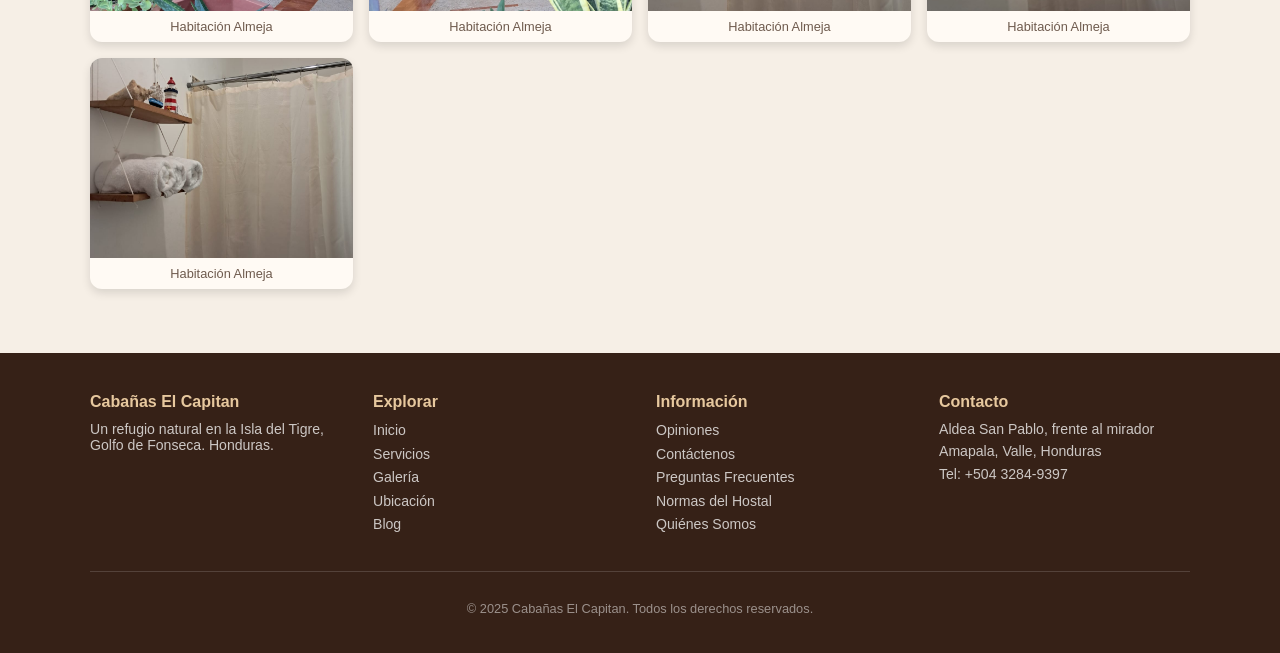
<file: galeria.html>
<!DOCTYPE html>
<html lang="es">
<head>
    <meta charset="UTF-8">
    <meta name="viewport" content="width=device-width, initial-scale=1.0">
    <title>Galería | Cabañas El Capitan</title>
    <meta name="description" content="Galería de fotos de Cabañas El Capitan. Explora nuestras cabañas, habitaciones y áreas sociales en imágenes.">
    <link rel="stylesheet" href="styles/style.css">
    <script src="javascript/menu.js"></script>
    <script src="javascript/galeria.js"></script>
</head>
<body>

<header>
    <div>
        <a class="brand" href="index.html">
            <img src="img/logo/logo_1.webp" width="48" height="48" alt="Logo Cabañas El Capitan">
            <span><strong>Cabañas El Capitan</strong><small>Descanso, paisaje y experiencias a medida</small></span>
        </a>
        <div class="header-social">
            <a href="https://www.facebook.com/profile.php?id=61557780654785" target="_blank">Facebook</a>
            <a href="https://www.tiktok.com/@karol.guzmn11" target="_blank">TikTok</a>
            <a href="https://wa.me/50432849397?text=Hola%20necesito%20informacion%20sobre%20las%20caba%C3%B1as" target="_blank">WhatsApp</a>
        </div>
        <div class="hamburguer-buttons" id="menu-toggle"><div></div><div></div><div></div></div>
    </div>
    <nav class="hidden" id="site-nav">
        <ul>
            <li><a href="index.html">Inicio</a></li>
            <li><a href="servicios.html">Servicios</a></li>
            <li><a href="galeria.html">Galería</a></li>
            <li><a href="ubicacion.html">Ubicación</a></li>
            <li><a href="opiniones.html">Opiniones</a></li>
            <li><a href="blog.html">Blog</a></li>
            <li><a href="contacto.html">Contacto</a></li>
            <li><a href="faq.html">FAQ</a></li>
            <li><a href="normas.html">Normas</a></li>
            <li><a href="Quienes_somos.html">Quiénes Somos</a></li>
        </ul>
    </nav>
</header>

<main>

    <section class="page-banner">
        <div class="container">
            <nav class="breadcrumb" aria-label="Ruta de navegación">
                <ul><li><a href="index.html">Inicio</a></li><li>Galería</li></ul>
            </nav>
            <p class="kicker">Imágenes del paraíso</p>
            <h1>Galería de Fotos</h1>
            <p>Descubre visualmente las instalaciones, cabañas y ambientes de Cabañas El Capitan.</p>
        </div>
    </section>

    <section class="section">
        <div class="container">
            <!--  filtros -->
            <div class="filter-bar">
                <button class="filtro-btn activo" data-filtro="todas">Todas las fotos</button>
                <button class="filtro-btn" data-filtro="area-social">Área Social</button>
                <button class="filtro-btn" data-filtro="cabanas">Cabañas</button>
                <button class="filtro-btn" data-filtro="habitaciones">Habitaciones</button>
            </div>
            <!--  rejilla generada por js -->
            <div class="galeria-grid" id="galeria-grid"></div>
        </div>
    </section>

</main>

<footer>
    <div class="container">
        <div class="footer-grid">
            <div class="footer-col">
                <strong>Cabañas El Capitan</strong>
                <p>Un refugio natural en la Isla del Tigre, Golfo de Fonseca. Honduras.</p>
            </div>
            <div class="footer-col">
                <strong>Explorar</strong>
                <ul>
                    <li><a href="index.html">Inicio</a></li>
                    <li><a href="servicios.html">Servicios</a></li>
                    <li><a href="galeria.html">Galería</a></li>
                    <li><a href="ubicacion.html">Ubicación</a></li>
                    <li><a href="blog.html">Blog</a></li>
                </ul>
            </div>
            <div class="footer-col">
                <strong>Información</strong>
                <ul>
                    <li><a href="opiniones.html">Opiniones</a></li>
                    <li><a href="contacto.html">Contáctenos</a></li>
                    <li><a href="faq.html">Preguntas Frecuentes</a></li>
                    <li><a href="normas.html">Normas del Hostal</a></li>
                    <li><a href="quienes_somos.html">Quiénes Somos</a></li>
                </ul>
            </div>
            <div class="footer-col">
                <strong>Contacto</strong>
                <address>
                    <p>Aldea San Pablo, frente al mirador</p>
                    <p>Amapala, Valle, Honduras</p>
                    <p>Tel: +504 3284-9397</p>
                </address>
            </div>
        </div>
        <div class="footer-bottom"><p>&copy; 2025 Cabañas El Capitan. Todos los derechos reservados.</p></div>
    </div>
</footer>
</body>
</html>
</file>
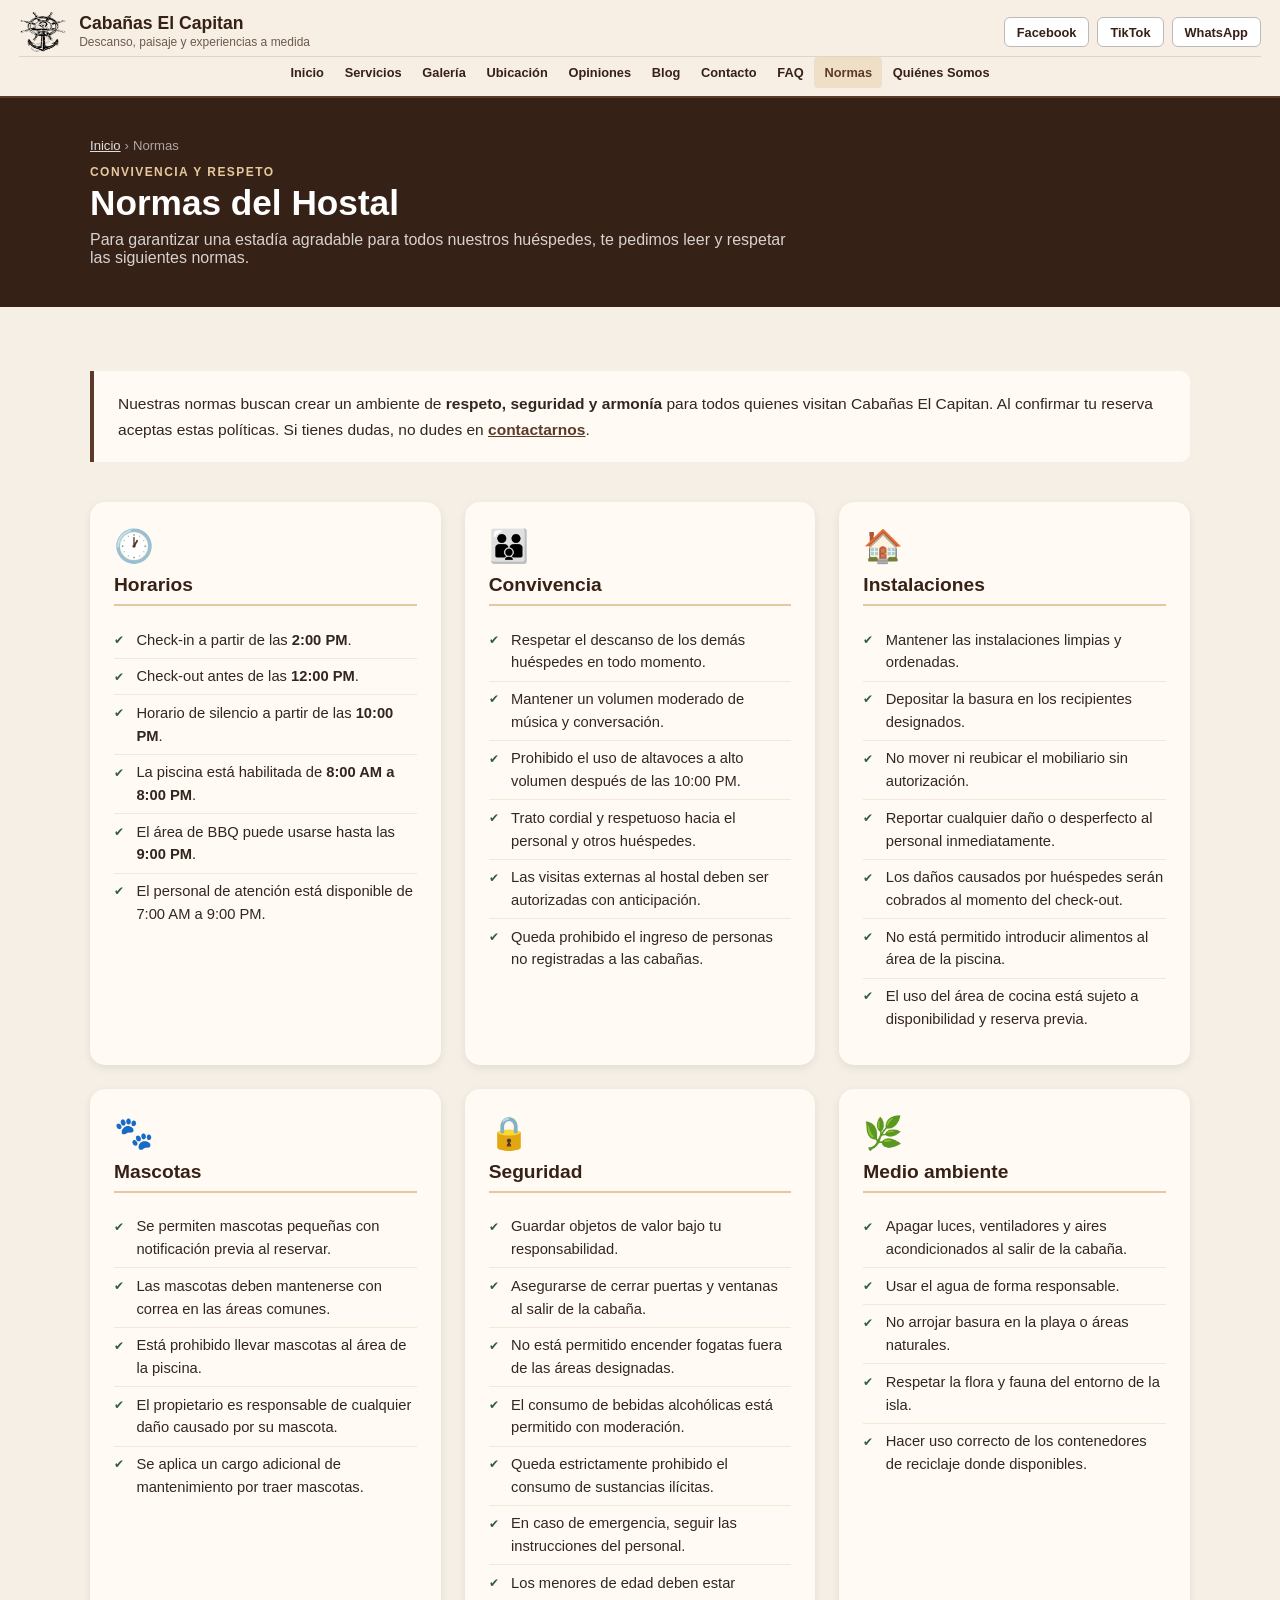
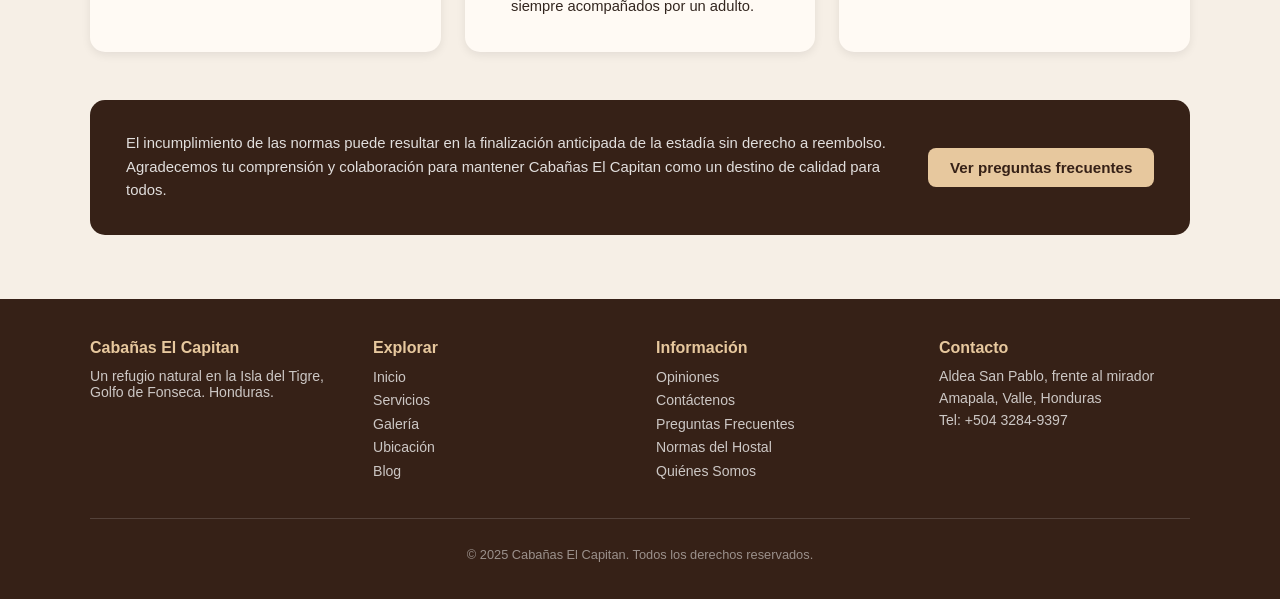
<file: normas.html>
<!DOCTYPE html>
<html lang="es">

<head>
    <meta charset="UTF-8">
    <meta name="viewport" content="width=device-width, initial-scale=1.0">
    <title>Normas del Hostal | Cabañas El Capitan</title>
    <meta name="description"
        content="Conoce las normas y políticas de convivencia de Cabañas El Capitan, Amapala, Isla del Tigre, Honduras.">
    <link rel="stylesheet" href="styles/style.css">
    <script src="javascript/menu.js"></script>
</head>
<body>
    <header>
        <div>
            <a class="brand" href="index.html">
                <img src="img/logo/logo_1.webp" width="48" height="48" alt="Logo Cabañas El Capitan">
                <span><strong>Cabañas El Capitan</strong><small>Descanso, paisaje y experiencias a medida</small></span>
            </a>
            <div class="header-social">
                <a href="https://www.facebook.com/profile.php?id=61557780654785" target="_blank">Facebook</a>
                <a href="https://www.tiktok.com/@karol.guzmn11" target="_blank">TikTok</a>
                <a href="https://wa.me/50432849397?text=Hola%20quiero%20mas%20informacion" target="_blank">WhatsApp</a>
            </div>
            <div class="hamburguer-buttons" id="menu-toggle">
                <div></div>
                <div></div>
                <div></div>
            </div>
        </div>
        <nav class="hidden" id="site-nav">
            <ul>
                <li><a href="index.html">Inicio</a></li>
                <li><a href="servicios.html">Servicios</a></li>
                <li><a href="galeria.html">Galería</a></li>
                <li><a href="ubicacion.html">Ubicación</a></li>
                <li><a href="opiniones.html">Opiniones</a></li>
                <li><a href="blog.html">Blog</a></li>
                <li><a href="contacto.html">Contacto</a></li>
                <li><a href="faq.html">FAQ</a></li>
                <li><a href="normas.html">Normas</a></li>
                <li><a href="quienes_somos.html">Quiénes Somos</a></li>
            </ul>
        </nav>
    </header>
    <main>
        <section class="page-banner">
            <div class="container">
                <nav class="breadcrumb" aria-label="Ruta de navegación">
                    <ul>
                        <li><a href="index.html">Inicio</a></li>
                        <li>Normas</li>
                    </ul>
                </nav>
                <p class="kicker">Convivencia y respeto</p>
                <h1>Normas del Hostal</h1>
                <p>Para garantizar una estadía agradable para todos nuestros huéspedes, te pedimos leer y respetar las
                    siguientes normas.</p>
            </div>
        </section>
        <section class="section">
            <div class="container">
                <div class="normas-intro">
                    <p>Nuestras normas buscan crear un ambiente de <strong>respeto, seguridad y armonía</strong> para
                        todos quienes visitan Cabañas El Capitan. Al confirmar tu reserva aceptas estas políticas. Si
                        tienes dudas, no dudes en <a href="contacto.html">contactarnos</a>.</p>
                </div>
                <div class="normas-grid">
                    <div class="norma-section">
                        <div class="norma-icon">&#128336;</div>
                        <h2>Horarios</h2>
                        <ul>
                            <li>Check-in a partir de las <strong>2:00 PM</strong>.</li>
                            <li>Check-out antes de las <strong>12:00 PM</strong>.</li>
                            <li>Horario de silencio a partir de las <strong>10:00 PM</strong>.</li>
                            <li>La piscina está habilitada de <strong>8:00 AM a 8:00 PM</strong>.</li>
                            <li>El área de BBQ puede usarse hasta las <strong>9:00 PM</strong>.</li>
                            <li>El personal de atención está disponible de 7:00 AM a 9:00 PM.</li>
                        </ul>
                    </div>
                    <div class="norma-section">
                        <div class="norma-icon">&#128106;</div>
                        <h2>Convivencia</h2>
                        <ul>
                            <li>Respetar el descanso de los demás huéspedes en todo momento.</li>
                            <li>Mantener un volumen moderado de música y conversación.</li>
                            <li>Prohibido el uso de altavoces a alto volumen después de las 10:00 PM.</li>
                            <li>Trato cordial y respetuoso hacia el personal y otros huéspedes.</li>
                            <li>Las visitas externas al hostal deben ser autorizadas con anticipación.</li>
                            <li>Queda prohibido el ingreso de personas no registradas a las cabañas.</li>
                        </ul>
                    </div>
                    <div class="norma-section">
                        <div class="norma-icon">&#127968;</div>
                        <h2>Instalaciones</h2>
                        <ul>
                            <li>Mantener las instalaciones limpias y ordenadas.</li>
                            <li>Depositar la basura en los recipientes designados.</li>
                            <li>No mover ni reubicar el mobiliario sin autorización.</li>
                            <li>Reportar cualquier daño o desperfecto al personal inmediatamente.</li>
                            <li>Los daños causados por huéspedes serán cobrados al momento del check-out.</li>
                            <li>No está permitido introducir alimentos al área de la piscina.</li>
                            <li>El uso del área de cocina está sujeto a disponibilidad y reserva previa.</li>
                        </ul>
                    </div>
                    <div class="norma-section">
                        <div class="norma-icon">&#128062;</div>
                        <h2>Mascotas</h2>
                        <ul>
                            <li>Se permiten mascotas pequeñas con notificación previa al reservar.</li>
                            <li>Las mascotas deben mantenerse con correa en las áreas comunes.</li>
                            <li>Está prohibido llevar mascotas al área de la piscina.</li>
                            <li>El propietario es responsable de cualquier daño causado por su mascota.</li>
                            <li>Se aplica un cargo adicional de mantenimiento por traer mascotas.</li>
                        </ul>
                    </div>
                    <div class="norma-section">
                        <div class="norma-icon">&#128274;</div>
                        <h2>Seguridad</h2>
                        <ul>
                            <li>Guardar objetos de valor bajo tu responsabilidad.</li>
                            <li>Asegurarse de cerrar puertas y ventanas al salir de la cabaña.</li>
                            <li>No está permitido encender fogatas fuera de las áreas designadas.</li>
                            <li>El consumo de bebidas alcohólicas está permitido con moderación.</li>
                            <li>Queda estrictamente prohibido el consumo de sustancias ilícitas.</li>
                            <li>En caso de emergencia, seguir las instrucciones del personal.</li>
                            <li>Los menores de edad deben estar siempre acompañados por un adulto.</li>
                        </ul>
                    </div>
                    <div class="norma-section">
                        <div class="norma-icon">&#127807;</div>
                        <h2>Medio ambiente</h2>
                        <ul>
                            <li>Apagar luces, ventiladores y aires acondicionados al salir de la cabaña.</li>
                            <li>Usar el agua de forma responsable.</li>
                            <li>No arrojar basura en la playa o áreas naturales.</li>
                            <li>Respetar la flora y fauna del entorno de la isla.</li>
                            <li>Hacer uso correcto de los contenedores de reciclaje donde disponibles.</li>
                        </ul>
                    </div>
                </div>
                <div class="normas-footer-note">
                    <p>El incumplimiento de las normas puede resultar en la finalización anticipada de la estadía sin
                        derecho a reembolso. Agradecemos tu comprensión y colaboración para mantener Cabañas El Capitan
                        como un destino de calidad para todos.</p>
                    <a class="btn btn-primary" href="faq.html">Ver preguntas frecuentes</a>
                </div>
            </div>
        </section>
    </main>
    <footer>
        <div class="container">
            <div class="footer-grid">
                <div class="footer-col"><strong>Cabañas El Capitan</strong>
                    <p>Un refugio natural en la Isla del Tigre, Golfo de Fonseca. Honduras.</p>
                </div>
                <div class="footer-col"><strong>Explorar</strong>
                    <ul>
                        <li><a href="index.html">Inicio</a></li>
                        <li><a href="servicios.html">Servicios</a></li>
                        <li><a href="galeria.html">Galería</a></li>
                        <li><a href="ubicacion.html">Ubicación</a></li>
                        <li><a href="blog.html">Blog</a></li>
                    </ul>
                </div>
                <div class="footer-col"><strong>Información</strong>
                    <ul>
                        <li><a href="opiniones.html">Opiniones</a></li>
                        <li><a href="contacto.html">Contáctenos</a></li>
                        <li><a href="faq.html">Preguntas Frecuentes</a></li>
                        <li><a href="normas.html">Normas del Hostal</a></li>
                        <li><a href="quienes-somos.html">Quiénes Somos</a></li>
                    </ul>
                </div>
                <div class="footer-col"><strong>Contacto</strong>
                    <address>
                        <p>Aldea San Pablo, frente al mirador</p>
                        <p>Amapala, Valle, Honduras</p>
                        <p>Tel: +504 3284-9397</p>
                    </address>
                </div>
            </div>
            <div class="footer-bottom">
                <p>&copy; 2025 Cabañas El Capitan. Todos los derechos reservados.</p>
            </div>
        </div>
    </footer>
</body>
</html>
</file>
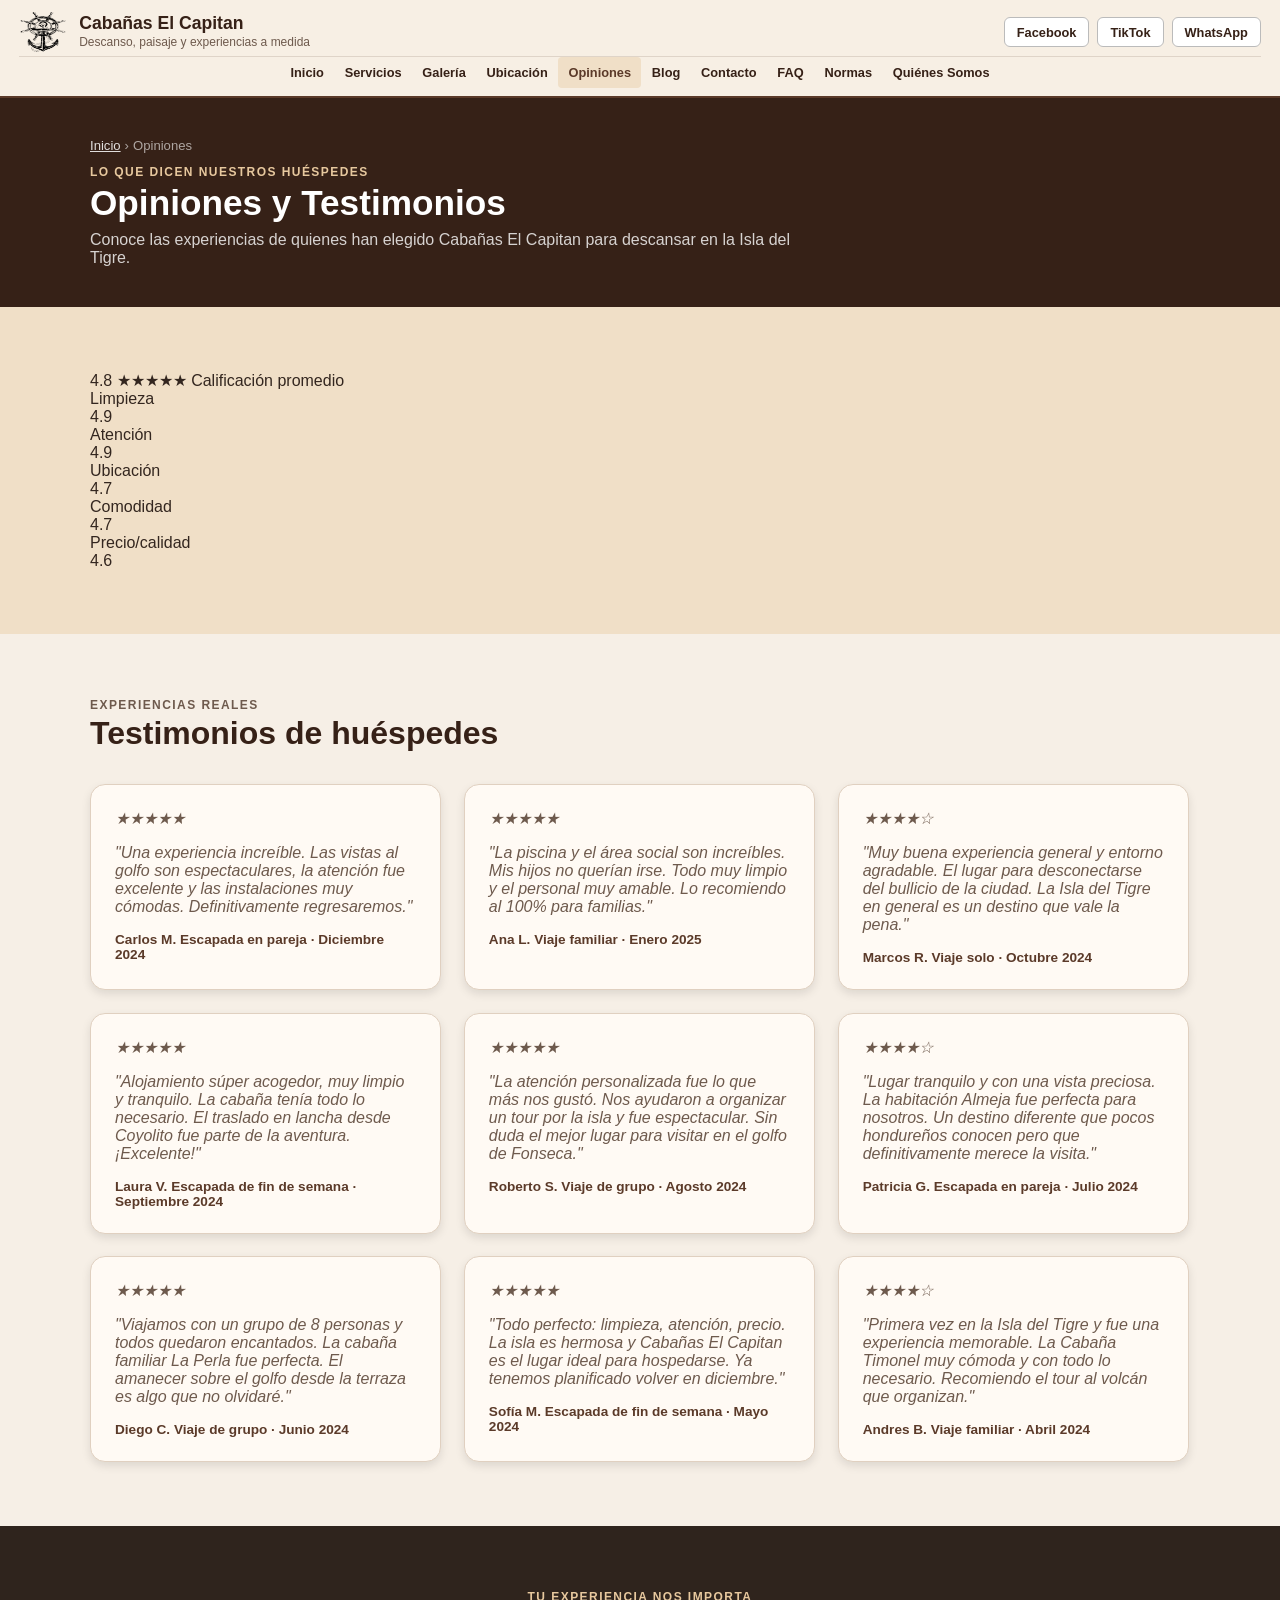
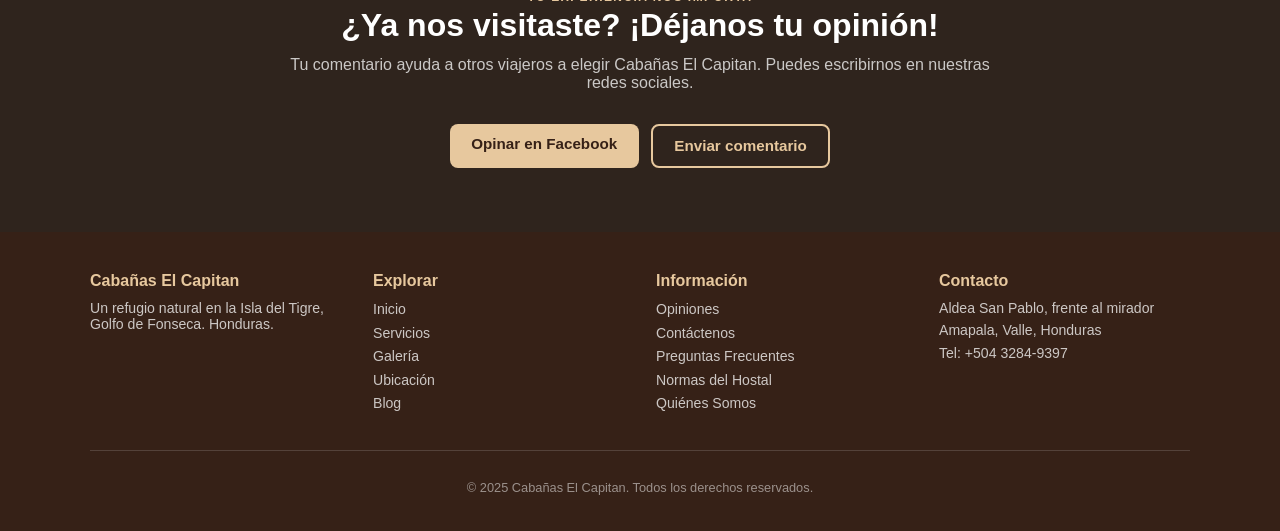
<file: opiniones.html>
<!DOCTYPE html>
<html lang="es">

<head>
    <meta charset="UTF-8">
    <meta name="viewport" content="width=device-width, initial-scale=1.0">
    <title>Opiniones | Cabañas El Capitan</title>
    <meta name="description"
        content="Lee las opiniones y testimonios de huéspedes que han visitado Cabañas El Capitan en la Isla del Tigre, Honduras.">
    <link rel="stylesheet" href="styles/style.css">
    <script src="javascript/menu.js"></script>
</head>
<body>
    <header>
        <div>
            <a class="brand" href="index.html">
                <img src="img/logo/logo_1.webp" width="48" height="48" alt="Logo Cabañas El Capitan">
                <span>
                    <strong>Cabañas El Capitan</strong>
                    <small>Descanso, paisaje y experiencias a medida</small>
                </span>
            </a>
            <div class="header-social">
                <a href="https://www.facebook.com/profile.php?id=61557780654785" target="_blank">Facebook</a>
                <a href="https://www.tiktok.com/@karol.guzmn11" target="_blank">TikTok</a>
                <a href="https://wa.me/50432849397?text=Hola%20quiero%20mas%20informacion" target="_blank">WhatsApp</a>
            </div>
            <div class="hamburguer-buttons" id="menu-toggle">
                <div></div>
                <div></div>
                <div></div>
            </div>
        </div>
        <nav class="hidden" id="site-nav">
            <ul>
                <li><a href="index.html">Inicio</a></li>
                <li><a href="servicios.html">Servicios</a></li>
                <li><a href="galeria.html">Galería</a></li>
                <li><a href="ubicacion.html">Ubicación</a></li>
                <li><a href="opiniones.html">Opiniones</a></li>
                <li><a href="blog.html">Blog</a></li>
                <li><a href="contacto.html">Contacto</a></li>
                <li><a href="faq.html">FAQ</a></li>
                <li><a href="normas.html">Normas</a></li>
                <li><a href="quienes_somos.html">Quiénes Somos</a></li>
            </ul>
        </nav>
    </header>
    <main>
        <section class="page-banner">
            <div class="container">
                <nav class="breadcrumb" aria-label="Ruta de navegación">
                    <ul>
                        <li><a href="index.html">Inicio</a></li>
                        <li>Opiniones</li>
                    </ul>
                </nav>
                <p class="kicker">Lo que dicen nuestros huéspedes</p>
                <h1>Opiniones y Testimonios</h1>
                <p>Conoce las experiencias de quienes han elegido Cabañas El Capitan para descansar en la Isla del
                    Tigre.</p>
            </div>
        </section>
        <section class="section section-muted">
            <div class="container rating-summary">
                <div class="rating-big">
                    <span class="rating-number">4.8</span>
                    <span class="rating-stars">★★★★★</span>
                    <span class="rating-label">Calificación promedio</span>
                </div>
                <div class="rating-bars">
                    <div class="rating-row">
                        <span>Limpieza</span>
                        <div class="bar">
                            <div class="bar-fill" style="width:95%"></div>
                        </div>
                        <span>4.9</span>
                    </div>
                    <div class="rating-row">
                        <span>Atención</span>
                        <div class="bar">
                            <div class="bar-fill" style="width:97%"></div>
                        </div>
                        <span>4.9</span>
                    </div>
                    <div class="rating-row">
                        <span>Ubicación</span>
                        <div class="bar">
                            <div class="bar-fill" style="width:90%"></div>
                        </div>
                        <span>4.7</span>
                    </div>
                    <div class="rating-row">
                        <span>Comodidad</span>
                        <div class="bar">
                            <div class="bar-fill" style="width:92%"></div>
                        </div>
                        <span>4.7</span>
                    </div>
                    <div class="rating-row">
                        <span>Precio/calidad</span>
                        <div class="bar">
                            <div class="bar-fill" style="width:88%"></div>
                        </div>
                        <span>4.6</span>
                    </div>
                </div>
            </div>
        </section>
        <section class="section">
            <div class="container">
                <div class="section-heading">
                    <p class="kicker">Experiencias reales</p>
                    <h2>Testimonios de huéspedes</h2>
                </div>
                <div class="reviews-grid">
                    <blockquote class="review-card">
                        <p class="review-stars">★★★★★</p>
                        <p>"Una experiencia increíble. Las vistas al golfo son espectaculares, la atención fue excelente
                            y las instalaciones muy cómodas. Definitivamente regresaremos."</p>
                        <cite>Carlos M. <span>Escapada en pareja · Diciembre 2024</span></cite>
                    </blockquote>
                    <blockquote class="review-card">
                        <p class="review-stars">★★★★★</p>
                        <p>"La piscina y el área social son increíbles. Mis hijos no querían irse. Todo muy limpio y el
                            personal muy amable. Lo recomiendo al 100% para familias."</p>
                        <cite>Ana L. <span>Viaje familiar · Enero 2025</span></cite>
                    </blockquote>
                    <blockquote class="review-card">
                        <p class="review-stars">★★★★☆</p>
                        <p>"Muy buena experiencia general y entorno agradable. El lugar para desconectarse del bullicio
                            de la ciudad. La Isla del Tigre en general es un destino que vale la pena."</p>
                        <cite>Marcos R. <span>Viaje solo · Octubre 2024</span></cite>
                    </blockquote>
                    <blockquote class="review-card">
                        <p class="review-stars">★★★★★</p>
                        <p>"Alojamiento súper acogedor, muy limpio y tranquilo. La cabaña tenía todo lo necesario. El
                            traslado en lancha desde Coyolito fue parte de la aventura. ¡Excelente!"</p>
                        <cite>Laura V. <span>Escapada de fin de semana · Septiembre 2024</span></cite>
                    </blockquote>
                    <blockquote class="review-card">
                        <p class="review-stars">★★★★★</p>
                        <p>"La atención personalizada fue lo que más nos gustó. Nos ayudaron a organizar un tour por la
                            isla y fue espectacular. Sin duda el mejor lugar para visitar en el golfo de Fonseca."</p>
                        <cite>Roberto S. <span>Viaje de grupo · Agosto 2024</span></cite>
                    </blockquote>
                    <blockquote class="review-card">
                        <p class="review-stars">★★★★☆</p>
                        <p>"Lugar tranquilo y con una vista preciosa. La habitación Almeja fue perfecta para nosotros.
                            Un destino diferente que pocos hondureños conocen pero que definitivamente merece la
                            visita."</p>
                        <cite>Patricia G. <span>Escapada en pareja · Julio 2024</span></cite>
                    </blockquote>
                    <blockquote class="review-card">
                        <p class="review-stars">★★★★★</p>
                        <p>"Viajamos con un grupo de 8 personas y todos quedaron encantados. La cabaña familiar La Perla
                            fue perfecta. El amanecer sobre el golfo desde la terraza es algo que no olvidaré."</p>
                        <cite>Diego C. <span>Viaje de grupo · Junio 2024</span></cite>
                    </blockquote>
                    <blockquote class="review-card">
                        <p class="review-stars">★★★★★</p>
                        <p>"Todo perfecto: limpieza, atención, precio. La isla es hermosa y Cabañas El Capitan es el
                            lugar ideal para hospedarse. Ya tenemos planificado volver en diciembre."</p>
                        <cite>Sofía M. <span>Escapada de fin de semana · Mayo 2024</span></cite>
                    </blockquote>
                    <blockquote class="review-card">
                        <p class="review-stars">★★★★☆</p>
                        <p>"Primera vez en la Isla del Tigre y fue una experiencia memorable. La Cabaña Timonel muy
                            cómoda y con todo lo necesario. Recomiendo el tour al volcán que organizan."</p>
                        <cite>Andres B. <span>Viaje familiar · Abril 2024</span></cite>
                    </blockquote>
                </div>
            </div>
        </section>
        <section class="section section-dark">
            <div class="container cta-block">
                <div class="section-heading light">
                    <p class="kicker">Tu experiencia nos importa</p>
                    <h2>¿Ya nos visitaste? ¡Déjanos tu opinión!</h2>
                    <p>Tu comentario ayuda a otros viajeros a elegir Cabañas El Capitan. Puedes escribirnos en nuestras
                        redes sociales.</p>
                </div>
                <div class="btn-group center-group">
                    <a class="btn btn-primary" href="https://www.facebook.com/profile.php?id=61557780654785"
                        target="_blank">Opinar en Facebook</a>
                    <a class="btn btn-outline" href="contacto.html">Enviar comentario</a>
                </div>
            </div>
        </section>
    </main>
    <footer>
        <div class="container">
            <div class="footer-grid">
                <div class="footer-col">
                    <strong>Cabañas El Capitan</strong>
                    <p>Un refugio natural en la Isla del Tigre, Golfo de Fonseca. Honduras.</p>
                </div>
                <div class="footer-col">
                    <strong>Explorar</strong>
                    <ul>
                        <li><a href="index.html">Inicio</a></li>
                        <li><a href="servicios.html">Servicios</a></li>
                        <li><a href="galeria.html">Galería</a></li>
                        <li><a href="ubicacion.html">Ubicación</a></li>
                        <li><a href="blog.html">Blog</a></li>
                    </ul>
                </div>
                <div class="footer-col">
                    <strong>Información</strong>
                    <ul>
                        <li><a href="opiniones.html">Opiniones</a></li>
                        <li><a href="contacto.html">Contáctenos</a></li>
                        <li><a href="faq.html">Preguntas Frecuentes</a></li>
                        <li><a href="normas.html">Normas del Hostal</a></li>
                        <li><a href="quienes-somos.html">Quiénes Somos</a></li>
                    </ul>
                </div>
                <div class="footer-col">
                    <strong>Contacto</strong>
                    <address>
                        <p>Aldea San Pablo, frente al mirador</p>
                        <p>Amapala, Valle, Honduras</p>
                        <p>Tel: +504 3284-9397</p>
                    </address>
                </div>
            </div>
            <div class="footer-bottom">
                <p>&copy; 2025 Cabañas El Capitan. Todos los derechos reservados.</p>
            </div>
        </div>
    </footer>
</body>
</html>
</file>
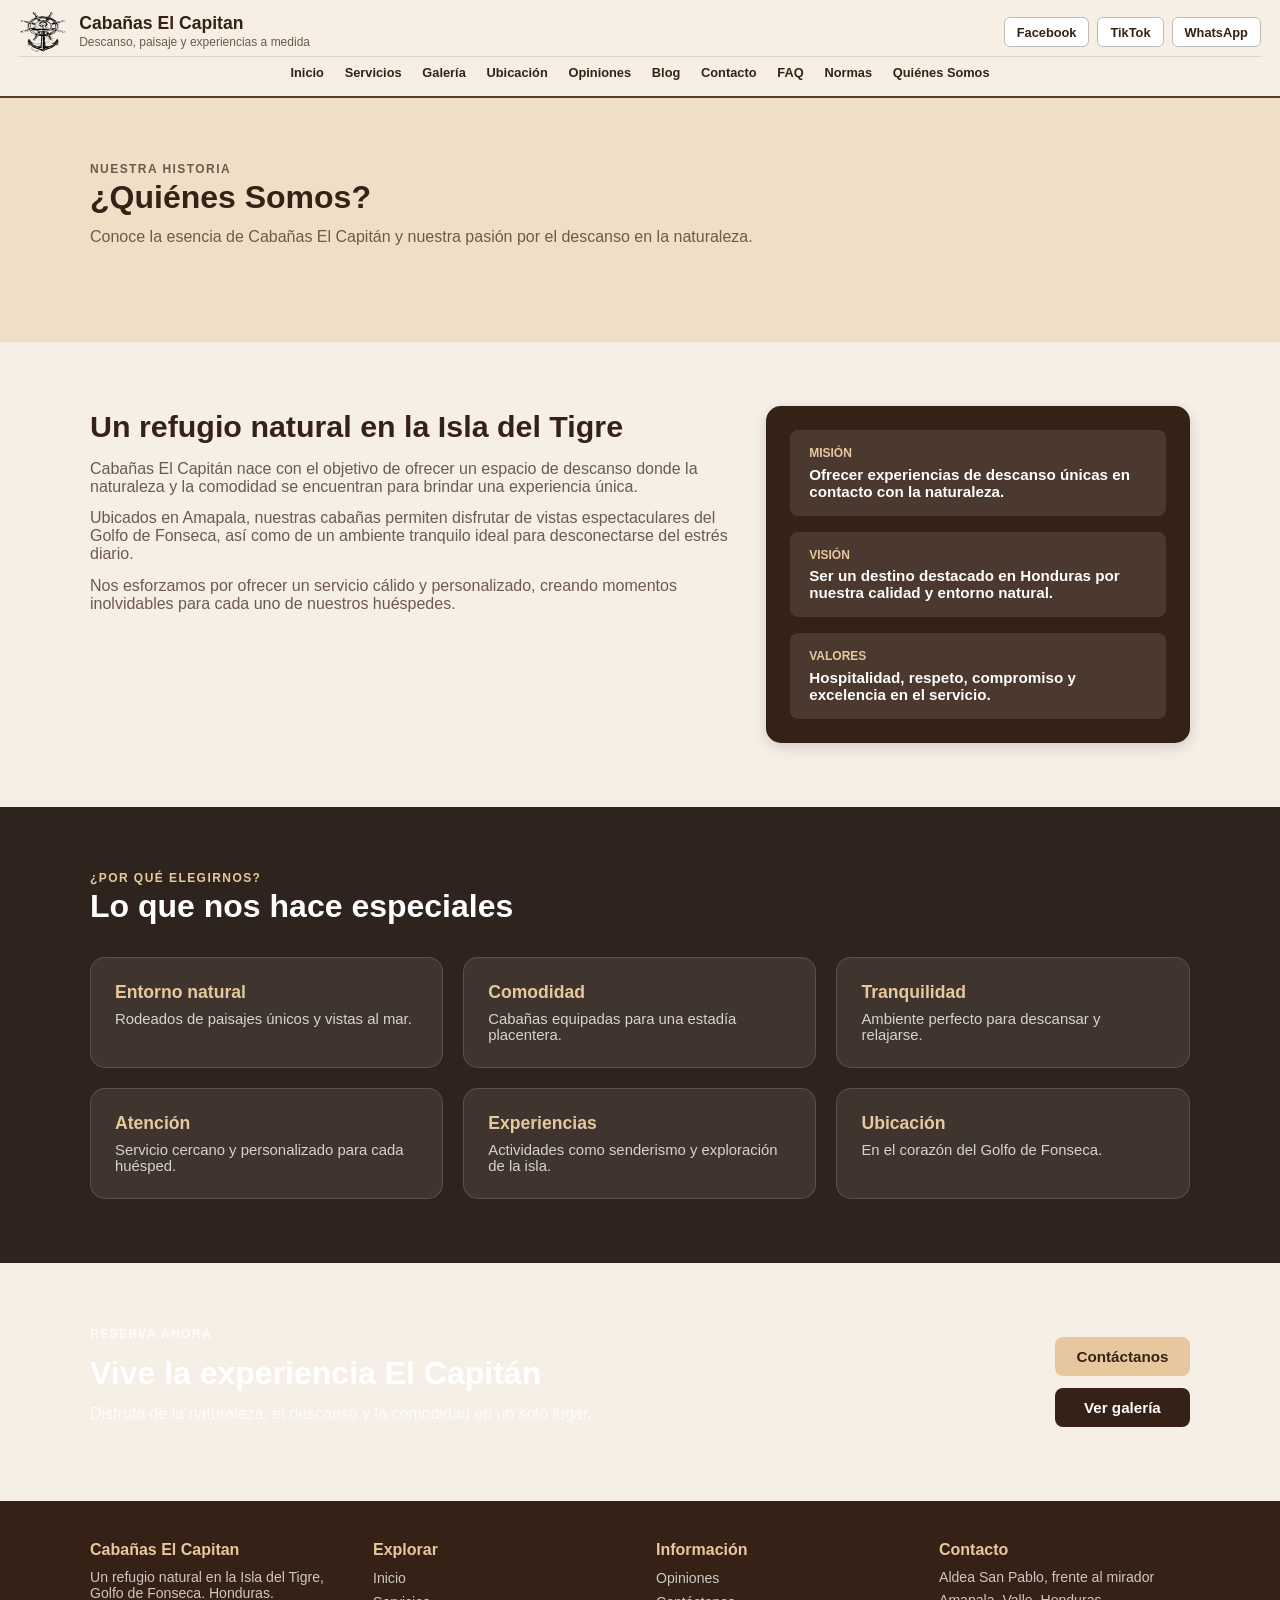
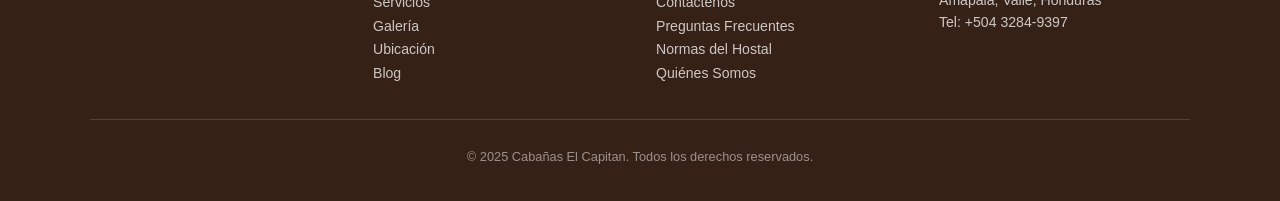
<file: Quienes_somos.html>
<!DOCTYPE html>
<html lang="es">

<head>
    <meta charset="utf-8">
    <meta name="viewport" content="width=device-width, initial-scale=1.0">
    <title>¿Quiénes Somos? | Cabañas El Capitan</title>
    <link rel="stylesheet" href="styles/style.css">
    <script src="javascript/menu.js"></script>
</head>
<body>
    <header>
        <div>
            <a class="brand" href="index.html">
                <img src="img/logo/logo_1.webp" width="48" height="48" alt="Logo Cabañas El Capitan">
                <span>
                    <strong>Cabañas El Capitan</strong>
                    <small>Descanso, paisaje y experiencias a medida</small>
                </span>
            </a>
            <div class="header-social">
                <a href="https://www.facebook.com/profile.php?id=61557780654785" target="_blank">Facebook</a>
                <a href="https://www.tiktok.com/@karol.guzmn11" target="_blank">TikTok</a>
                <a href="https://wa.me/50432849397?text=Hola%20necesito%20informacion%20sobre%20las%20caba%C3%B1as"
                    target="_blank">WhatsApp</a>
            </div>
            <div class="hamburguer-buttons" id="menu-toggle">
                <div></div>
                <div></div>
                <div></div>
            </div>
        </div>
        <nav class="hidden" id="site-nav">
            <ul>
                <li><a href="index.html">Inicio</a></li>
                <li><a href="servicios.html">Servicios</a></li>
                <li><a href="galeria.html">Galería</a></li>
                <li><a href="ubicacion.html">Ubicación</a></li>
                <li><a href="opiniones.html">Opiniones</a></li>
                <li><a href="blog.html">Blog</a></li>
                <li><a href="contacto.html">Contacto</a></li>
                <li><a href="faq.html">FAQ</a></li>
                <li><a href="normas.html">Normas</a></li>
                <li><a href="quienes_somos.html">Quiénes Somos</a></li>
            </ul>
        </nav>
    </header>
    <main>
        <section class="section section-muted">
            <div class="container">
                <div class="section-heading">
                    <p class="kicker">Nuestra historia</p>
                    <h2>¿Quiénes Somos?</h2>
                    <p>Conoce la esencia de Cabañas El Capitán y nuestra pasión por el descanso en la naturaleza.</p>
                </div>
            </div>
        </section>
        <section class="section">
            <div class="container story-layout">
                <div class="story-copy">
                    <h2>Un refugio natural en la Isla del Tigre</h2>
                    <p>Cabañas El Capitán nace con el objetivo de ofrecer un espacio de descanso donde la naturaleza y
                        la comodidad se encuentran para brindar una experiencia única.</p>

                    <p>Ubicados en Amapala, nuestras cabañas permiten disfrutar de vistas espectaculares del Golfo de
                        Fonseca, así como de un ambiente tranquilo ideal para desconectarse del estrés diario.</p>

                    <p>Nos esforzamos por ofrecer un servicio cálido y personalizado, creando momentos inolvidables para
                        cada uno de nuestros huéspedes.</p>
                </div>
                <div class="story-panel">
                    <div class="story-note">
                        <span>Misión</span>
                        <strong>Ofrecer experiencias de descanso únicas en contacto con la naturaleza.</strong>
                    </div>
                    <div class="story-note">
                        <span>Visión</span>
                        <strong>Ser un destino destacado en Honduras por nuestra calidad y entorno natural.</strong>
                    </div>
                    <div class="story-note">
                        <span>Valores</span>
                        <strong>Hospitalidad, respeto, compromiso y excelencia en el servicio.</strong>
                    </div>
                </div>
            </div>
        </section>
        <section class="section section-dark">
            <div class="container">
                <div class="section-heading light">
                    <p class="kicker">¿Por qué elegirnos?</p>
                    <h2>Lo que nos hace especiales</h2>
                </div>
                <div class="services-grid">
                    <article class="service-card">
                        <h3>Entorno natural</h3>
                        <p>Rodeados de paisajes únicos y vistas al mar.</p>
                    </article>
                    <article class="service-card">
                        <h3>Comodidad</h3>
                        <p>Cabañas equipadas para una estadía placentera.</p>
                    </article>
                    <article class="service-card">
                        <h3>Tranquilidad</h3>
                        <p>Ambiente perfecto para descansar y relajarse.</p>
                    </article>
                    <article class="service-card">
                        <h3>Atención</h3>
                        <p>Servicio cercano y personalizado para cada huésped.</p>
                    </article>
                    <article class="service-card">
                        <h3>Experiencias</h3>
                        <p>Actividades como senderismo y exploración de la isla.</p>
                    </article>
                    <article class="service-card">
                        <h3>Ubicación</h3>
                        <p>En el corazón del Golfo de Fonseca.</p>
                    </article>
                </div>
            </div>
        </section>
        <section class="section">
            <div class="container contact-cta">
                <div class="contact-cta-info">
                    <p class="kicker">Reserva ahora</p>
                    <h2>Vive la experiencia El Capitán</h2>
                    <p>Disfruta de la naturaleza, el descanso y la comodidad en un solo lugar.</p>
                </div>
                <div class="contact-cta-actions">
                    <a class="btn btn-primary" href="contacto.html">Contáctanos</a>
                    <a class="btn btn-secondary" href="galeria.html">Ver galería</a>
                </div>
            </div>
        </section>
    </main>
    <footer>
        <div class="container">
            <div class="footer-grid">
                <div class="footer-col">
                    <strong>Cabañas El Capitan</strong>
                    <p>Un refugio natural en la Isla del Tigre, Golfo de Fonseca. Honduras.</p>
                </div>
                <div class="footer-col">
                    <strong>Explorar</strong>
                    <ul>
                        <li><a href="index.html">Inicio</a></li>
                        <li><a href="servicios.html">Servicios</a></li>
                        <li><a href="galeria.html">Galería</a></li>
                        <li><a href="ubicacion.html">Ubicación</a></li>
                        <li><a href="blog.html">Blog</a></li>
                    </ul>
                </div>
                <div class="footer-col">
                    <strong>Información</strong>
                    <ul>
                        <li><a href="opiniones.html">Opiniones</a></li>
                        <li><a href="contacto.html">Contáctenos</a></li>
                        <li><a href="faq.html">Preguntas Frecuentes</a></li>
                        <li><a href="normas.html">Normas del Hostal</a></li>
                        <li><a href="quienes-somos.html">Quiénes Somos</a></li>
                    </ul>
                </div>
                <div class="footer-col">
                    <strong>Contacto</strong>
                    <address>
                        <p>Aldea San Pablo, frente al mirador</p>
                        <p>Amapala, Valle, Honduras</p>
                        <p>Tel: +504 3284-9397</p>
                    </address>
                </div>
            </div>
            <div class="footer-bottom">
                <p>&copy; 2025 Cabañas El Capitan. Todos los derechos reservados.</p>
            </div>
        </div>
    </footer>
</body>
</html>
</file>
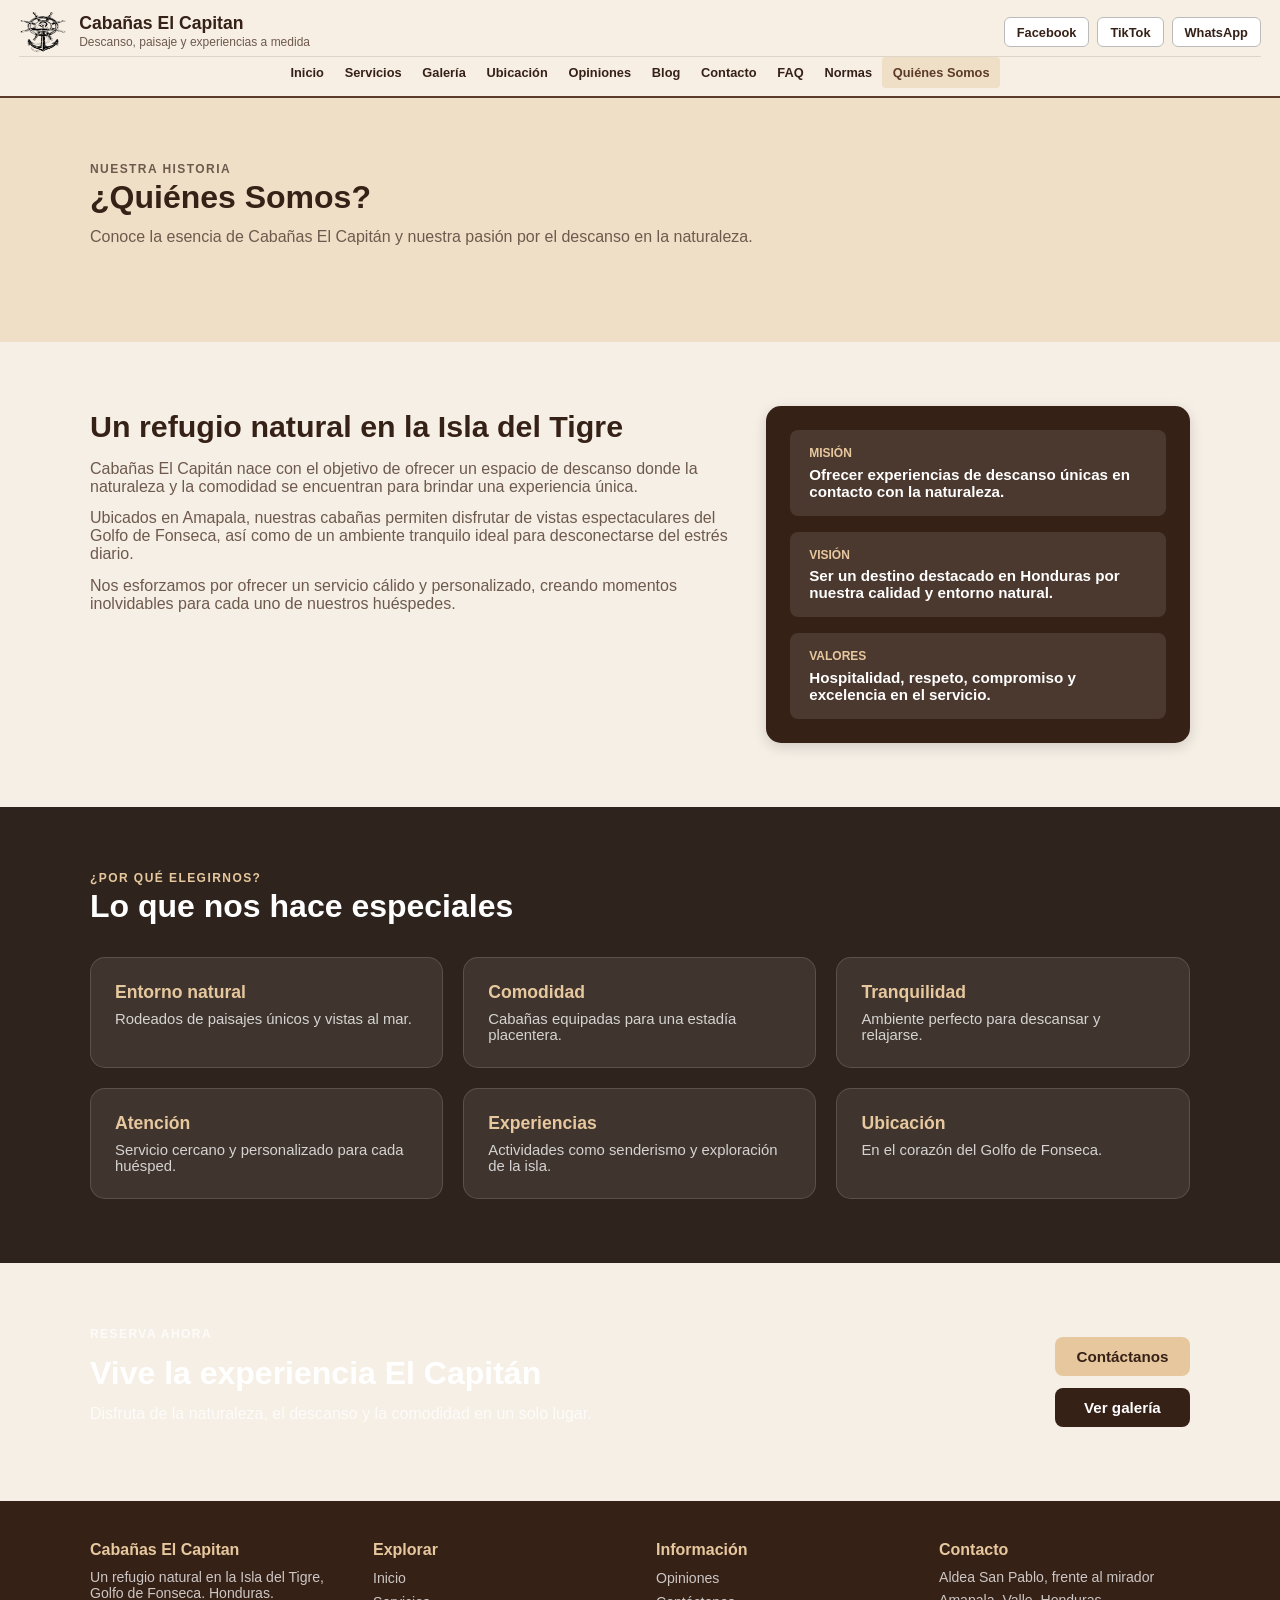
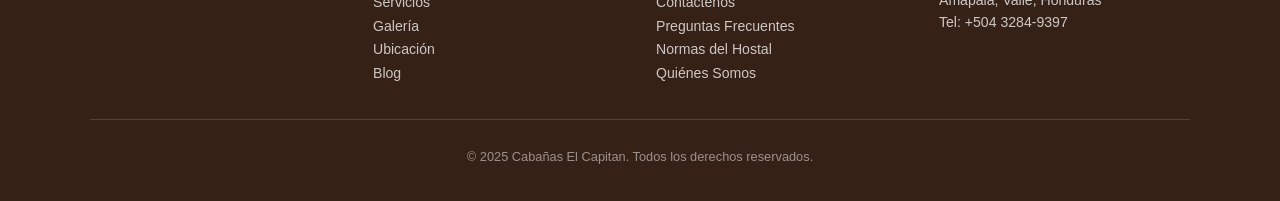
<file: quienes_somos.html>
<!DOCTYPE html>
<html lang="es">

<head>
    <meta charset="utf-8">
    <meta name="viewport" content="width=device-width, initial-scale=1.0">
    <title>¿Quiénes Somos? | Cabañas El Capitan</title>
    <link rel="stylesheet" href="styles/style.css">
    <script src="javascript/menu.js"></script>
</head>
<body>
    <header>
        <div>
            <a class="brand" href="index.html">
                <img src="img/logo/logo_1.webp" width="48" height="48" alt="Logo Cabañas El Capitan">
                <span>
                    <strong>Cabañas El Capitan</strong>
                    <small>Descanso, paisaje y experiencias a medida</small>
                </span>
            </a>
            <div class="header-social">
                <a href="https://www.facebook.com/profile.php?id=61557780654785" target="_blank">Facebook</a>
                <a href="https://www.tiktok.com/@karol.guzmn11" target="_blank">TikTok</a>
                <a href="https://wa.me/50432849397?text=Hola%20necesito%20informacion%20sobre%20las%20caba%C3%B1as"
                    target="_blank">WhatsApp</a>
            </div>
            <div class="hamburguer-buttons" id="menu-toggle">
                <div></div>
                <div></div>
                <div></div>
            </div>
        </div>
        <nav class="hidden" id="site-nav">
            <ul>
                <li><a href="index.html">Inicio</a></li>
                <li><a href="servicios.html">Servicios</a></li>
                <li><a href="galeria.html">Galería</a></li>
                <li><a href="ubicacion.html">Ubicación</a></li>
                <li><a href="opiniones.html">Opiniones</a></li>
                <li><a href="blog.html">Blog</a></li>
                <li><a href="contacto.html">Contacto</a></li>
                <li><a href="faq.html">FAQ</a></li>
                <li><a href="normas.html">Normas</a></li>
                <li><a href="quienes_somos.html">Quiénes Somos</a></li>
            </ul>
        </nav>
    </header>
    <main>
        <section class="section section-muted">
            <div class="container">
                <div class="section-heading">
                    <p class="kicker">Nuestra historia</p>
                    <h2>¿Quiénes Somos?</h2>
                    <p>Conoce la esencia de Cabañas El Capitán y nuestra pasión por el descanso en la naturaleza.</p>
                </div>
            </div>
        </section>
        <section class="section">
            <div class="container story-layout">
                <div class="story-copy">
                    <h2>Un refugio natural en la Isla del Tigre</h2>
                    <p>Cabañas El Capitán nace con el objetivo de ofrecer un espacio de descanso donde la naturaleza y
                        la comodidad se encuentran para brindar una experiencia única.</p>

                    <p>Ubicados en Amapala, nuestras cabañas permiten disfrutar de vistas espectaculares del Golfo de
                        Fonseca, así como de un ambiente tranquilo ideal para desconectarse del estrés diario.</p>

                    <p>Nos esforzamos por ofrecer un servicio cálido y personalizado, creando momentos inolvidables para
                        cada uno de nuestros huéspedes.</p>
                </div>
                <div class="story-panel">
                    <div class="story-note">
                        <span>Misión</span>
                        <strong>Ofrecer experiencias de descanso únicas en contacto con la naturaleza.</strong>
                    </div>
                    <div class="story-note">
                        <span>Visión</span>
                        <strong>Ser un destino destacado en Honduras por nuestra calidad y entorno natural.</strong>
                    </div>
                    <div class="story-note">
                        <span>Valores</span>
                        <strong>Hospitalidad, respeto, compromiso y excelencia en el servicio.</strong>
                    </div>
                </div>
            </div>
        </section>
        <section class="section section-dark">
            <div class="container">
                <div class="section-heading light">
                    <p class="kicker">¿Por qué elegirnos?</p>
                    <h2>Lo que nos hace especiales</h2>
                </div>
                <div class="services-grid">
                    <article class="service-card">
                        <h3>Entorno natural</h3>
                        <p>Rodeados de paisajes únicos y vistas al mar.</p>
                    </article>
                    <article class="service-card">
                        <h3>Comodidad</h3>
                        <p>Cabañas equipadas para una estadía placentera.</p>
                    </article>
                    <article class="service-card">
                        <h3>Tranquilidad</h3>
                        <p>Ambiente perfecto para descansar y relajarse.</p>
                    </article>
                    <article class="service-card">
                        <h3>Atención</h3>
                        <p>Servicio cercano y personalizado para cada huésped.</p>
                    </article>
                    <article class="service-card">
                        <h3>Experiencias</h3>
                        <p>Actividades como senderismo y exploración de la isla.</p>
                    </article>
                    <article class="service-card">
                        <h3>Ubicación</h3>
                        <p>En el corazón del Golfo de Fonseca.</p>
                    </article>
                </div>
            </div>
        </section>
        <section class="section">
            <div class="container contact-cta">
                <div class="contact-cta-info">
                    <p class="kicker">Reserva ahora</p>
                    <h2>Vive la experiencia El Capitán</h2>
                    <p>Disfruta de la naturaleza, el descanso y la comodidad en un solo lugar.</p>
                </div>
                <div class="contact-cta-actions">
                    <a class="btn btn-primary" href="contacto.html">Contáctanos</a>
                    <a class="btn btn-secondary" href="galeria.html">Ver galería</a>
                </div>
            </div>
        </section>
    </main>
    <footer>
        <div class="container">
            <div class="footer-grid">
                <div class="footer-col">
                    <strong>Cabañas El Capitan</strong>
                    <p>Un refugio natural en la Isla del Tigre, Golfo de Fonseca. Honduras.</p>
                </div>
                <div class="footer-col">
                    <strong>Explorar</strong>
                    <ul>
                        <li><a href="index.html">Inicio</a></li>
                        <li><a href="servicios.html">Servicios</a></li>
                        <li><a href="galeria.html">Galería</a></li>
                        <li><a href="ubicacion.html">Ubicación</a></li>
                        <li><a href="blog.html">Blog</a></li>
                    </ul>
                </div>
                <div class="footer-col">
                    <strong>Información</strong>
                    <ul>
                        <li><a href="opiniones.html">Opiniones</a></li>
                        <li><a href="contacto.html">Contáctenos</a></li>
                        <li><a href="faq.html">Preguntas Frecuentes</a></li>
                        <li><a href="normas.html">Normas del Hostal</a></li>
                        <li><a href="quienes-somos.html">Quiénes Somos</a></li>
                    </ul>
                </div>
                <div class="footer-col">
                    <strong>Contacto</strong>
                    <address>
                        <p>Aldea San Pablo, frente al mirador</p>
                        <p>Amapala, Valle, Honduras</p>
                        <p>Tel: +504 3284-9397</p>
                    </address>
                </div>
            </div>
            <div class="footer-bottom">
                <p>&copy; 2025 Cabañas El Capitan. Todos los derechos reservados.</p>
            </div>
        </div>
    </footer>
</body>
</html>
</file>
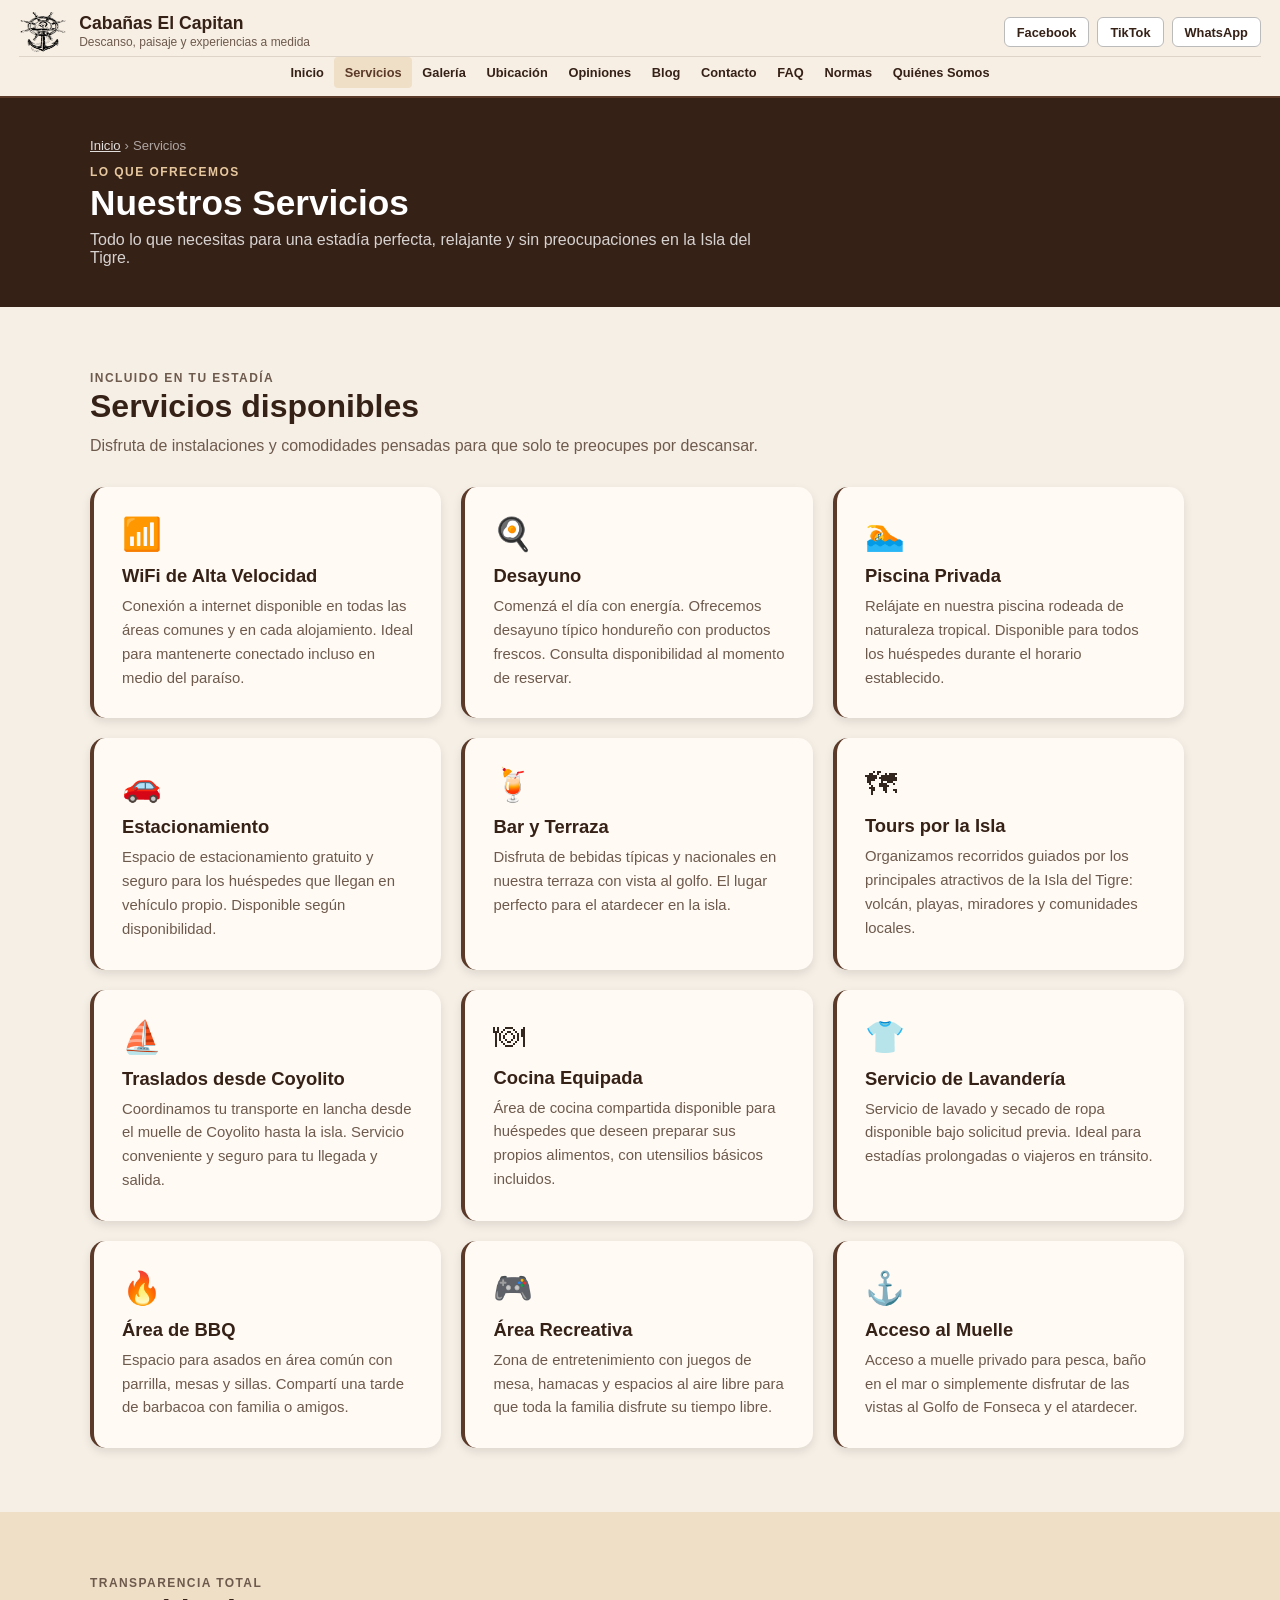
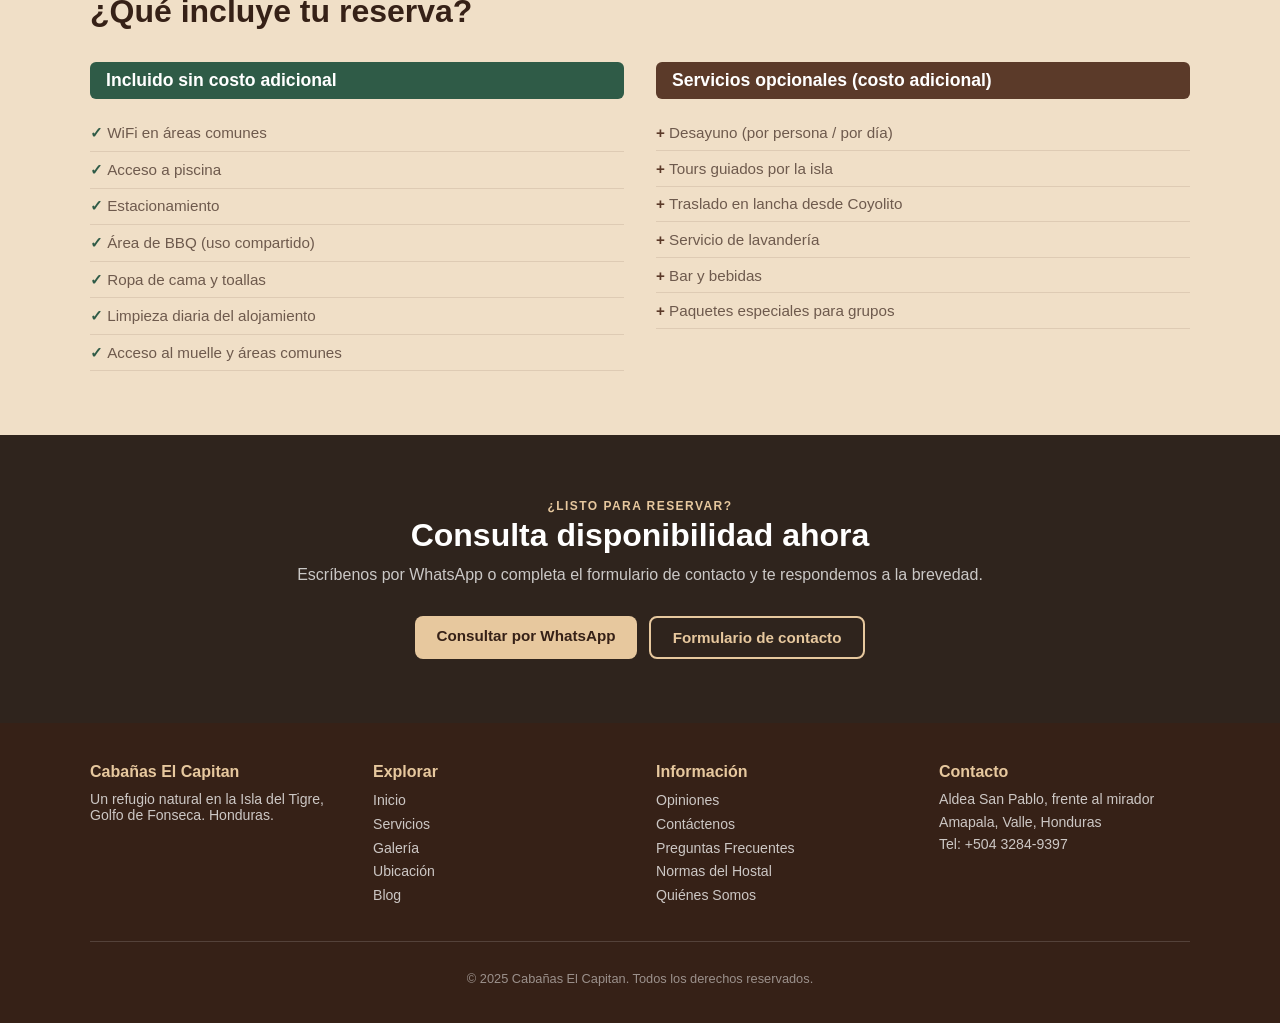
<file: servicios.html>
<!DOCTYPE html>
<html lang="es">

<head>
    <meta charset="UTF-8">
    <meta name="viewport" content="width=device-width, initial-scale=1.0">
    <title>Servicios | Cabañas El Capitan</title>
    <meta name="description"
        content="Conoce todos los servicios que ofrece Cabañas El Capitan: WiFi, desayuno, piscina, tours locales, traslados y mucho más para hacer tu estadía perfecta.">
    <link rel="stylesheet" href="styles/style.css">
    <script src="javascript/menu.js"></script>
</head>
<body>
    <header>
        <div>
            <a class="brand" href="index.html">
                <img src="img/logo/logo_1.webp" width="48" height="48" alt="Logo Cabañas El Capitan">
                <span>
                    <strong>Cabañas El Capitan</strong>
                    <small>Descanso, paisaje y experiencias a medida</small>
                </span>
            </a>
            <div class="header-social">
                <a href="https://www.facebook.com/profile.php?id=61557780654785" target="_blank">Facebook</a>
                <a href="https://www.tiktok.com/@karol.guzmn11" target="_blank">TikTok</a>
                <a href="https://wa.me/50432849397?text=Hola%20necesito%20informacion%20sobre%20las%20caba%C3%B1as"
                    target="_blank">WhatsApp</a>
            </div>
            <div class="hamburguer-buttons" id="menu-toggle">
                <div></div>
                <div></div>
                <div></div>
            </div>
        </div>
        <nav class="hidden" id="site-nav">
            <ul>
                <li><a href="index.html">Inicio</a></li>
                <li><a href="servicios.html">Servicios</a></li>
                <li><a href="galeria.html">Galería</a></li>
                <li><a href="ubicacion.html">Ubicación</a></li>
                <li><a href="opiniones.html">Opiniones</a></li>
                <li><a href="blog.html">Blog</a></li>
                <li><a href="contacto.html">Contacto</a></li>
                <li><a href="faq.html">FAQ</a></li>
                <li><a href="normas.html">Normas</a></li>
                <li><a href="quienes_somos.html">Quiénes Somos</a></li>
            </ul>
        </nav>
    </header>
    <main>
        <section class="page-banner">
            <div class="container">
                <nav class="breadcrumb" aria-label="Ruta de navegación">
                    <ul>
                        <li><a href="index.html">Inicio</a></li>
                        <li>Servicios</li>
                    </ul>
                </nav>
                <p class="kicker">Lo que ofrecemos</p>
                <h1>Nuestros Servicios</h1>
                <p>Todo lo que necesitas para una estadía perfecta, relajante y sin preocupaciones en la Isla del Tigre.
                </p>
            </div>
        </section>
        <section class="section">
            <div class="container">
                <div class="section-heading">
                    <p class="kicker">Incluido en tu estadía</p>
                    <h2>Servicios disponibles</h2>
                    <p>Disfruta de instalaciones y comodidades pensadas para que solo te preocupes por descansar.</p>
                </div>
                <div class="services-grid">
                    <article class="service-item">
                        <div class="service-icon">📶</div>
                        <h3>WiFi de Alta Velocidad</h3>
                        <p>Conexión a internet disponible en todas las áreas comunes y en cada alojamiento. Ideal para
                            mantenerte conectado incluso en medio del paraíso.</p>
                    </article>
                    <article class="service-item">
                        <div class="service-icon">🍳</div>
                        <h3>Desayuno</h3>
                        <p>Comenzá el día con energía. Ofrecemos desayuno típico hondureño con productos frescos.
                            Consulta disponibilidad al momento de reservar.</p>
                    </article>
                    <article class="service-item">
                        <div class="service-icon">🏊</div>
                        <h3>Piscina Privada</h3>
                        <p>Relájate en nuestra piscina rodeada de naturaleza tropical. Disponible para todos los
                            huéspedes durante el horario establecido.</p>
                    </article>
                    <article class="service-item">
                        <div class="service-icon">🚗</div>
                        <h3>Estacionamiento</h3>
                        <p>Espacio de estacionamiento gratuito y seguro para los huéspedes que llegan en vehículo
                            propio. Disponible según disponibilidad.</p>
                    </article>
                    <article class="service-item">
                        <div class="service-icon">🍹</div>
                        <h3>Bar y Terraza</h3>
                        <p>Disfruta de bebidas típicas y nacionales en nuestra terraza con vista al golfo. El lugar
                            perfecto para el atardecer en la isla.</p>
                    </article>
                    <article class="service-item">
                        <div class="service-icon">🗺</div>
                        <h3>Tours por la Isla</h3>
                        <p>Organizamos recorridos guiados por los principales atractivos de la Isla del Tigre: volcán,
                            playas, miradores y comunidades locales.</p>
                    </article>
                    <article class="service-item">
                        <div class="service-icon">⛵</div>
                        <h3>Traslados desde Coyolito</h3>
                        <p>Coordinamos tu transporte en lancha desde el muelle de Coyolito hasta la isla. Servicio
                            conveniente y seguro para tu llegada y salida.</p>
                    </article>
                    <article class="service-item">
                        <div class="service-icon">🍽</div>
                        <h3>Cocina Equipada</h3>
                        <p>Área de cocina compartida disponible para huéspedes que deseen preparar sus propios
                            alimentos, con utensilios básicos incluidos.</p>
                    </article>
                    <article class="service-item">
                        <div class="service-icon">👕</div>
                        <h3>Servicio de Lavandería</h3>
                        <p>Servicio de lavado y secado de ropa disponible bajo solicitud previa. Ideal para estadías
                            prolongadas o viajeros en tránsito.</p>
                    </article>
                    <article class="service-item">
                        <div class="service-icon">🔥</div>
                        <h3>Área de BBQ</h3>
                        <p>Espacio para asados en área común con parrilla, mesas y sillas. Compartí una tarde de
                            barbacoa con familia o amigos.</p>
                    </article>
                    <article class="service-item">
                        <div class="service-icon">🎮</div>
                        <h3>Área Recreativa</h3>
                        <p>Zona de entretenimiento con juegos de mesa, hamacas y espacios al aire libre para que toda la
                            familia disfrute su tiempo libre.</p>
                    </article>
                    <article class="service-item">
                        <div class="service-icon">⚓</div>
                        <h3>Acceso al Muelle</h3>
                        <p>Acceso a muelle privado para pesca, baño en el mar o simplemente disfrutar de las vistas al
                            Golfo de Fonseca y el atardecer.</p>
                    </article>
                </div>
            </div>
        </section>
        <section class="section section-muted">
            <div class="container">
                <div class="section-heading">
                    <p class="kicker">Transparencia total</p>
                    <h2>¿Qué incluye tu reserva?</h2>
                </div>
                <div class="inclusion-layout">
                    <div class="inclusion-col">
                        <h3 class="inclusion-title incluido">Incluido sin costo adicional</h3>
                        <ul class="inclusion-list">
                            <li>WiFi en áreas comunes</li>
                            <li>Acceso a piscina</li>
                            <li>Estacionamiento</li>
                            <li>Área de BBQ (uso compartido)</li>
                            <li>Ropa de cama y toallas</li>
                            <li>Limpieza diaria del alojamiento</li>
                            <li>Acceso al muelle y áreas comunes</li>
                        </ul>
                    </div>
                    <div class="inclusion-col">
                        <h3 class="inclusion-title opcional">Servicios opcionales (costo adicional)</h3>
                        <ul class="inclusion-list">
                            <li>Desayuno (por persona / por día)</li>
                            <li>Tours guiados por la isla</li>
                            <li>Traslado en lancha desde Coyolito</li>
                            <li>Servicio de lavandería</li>
                            <li>Bar y bebidas</li>
                            <li>Paquetes especiales para grupos</li>
                        </ul>
                    </div>
                </div>
            </div>
        </section>
        <section class="section section-dark">
            <div class="container cta-block">
                <div class="section-heading light">
                    <p class="kicker">¿Listo para reservar?</p>
                    <h2>Consulta disponibilidad ahora</h2>
                    <p>Escríbenos por WhatsApp o completa el formulario de contacto y te respondemos a la brevedad.</p>
                </div>
                <div class="btn-group">
                    <a class="btn btn-primary"
                        href="https://wa.me/50432849397?text=Hola%20quisiera%20consultar%20disponibilidad"
                        target="_blank">Consultar por WhatsApp</a>
                    <a class="btn btn-outline" href="contacto.html">Formulario de contacto</a>
                </div>
            </div>
        </section>
    </main>
    <footer>
        <div class="container">
            <div class="footer-grid">
                <div class="footer-col">
                    <strong>Cabañas El Capitan</strong>
                    <p>Un refugio natural en la Isla del Tigre, Golfo de Fonseca. Honduras.</p>
                </div>
                <div class="footer-col">
                    <strong>Explorar</strong>
                    <ul>
                        <li><a href="index.html">Inicio</a></li>
                        <li><a href="servicios.html">Servicios</a></li>
                        <li><a href="galeria.html">Galería</a></li>
                        <li><a href="ubicacion.html">Ubicación</a></li>
                        <li><a href="blog.html">Blog</a></li>
                    </ul>
                </div>
                <div class="footer-col">
                    <strong>Información</strong>
                    <ul>
                        <li><a href="opiniones.html">Opiniones</a></li>
                        <li><a href="contacto.html">Contáctenos</a></li>
                        <li><a href="faq.html">Preguntas Frecuentes</a></li>
                        <li><a href="normas.html">Normas del Hostal</a></li>
                        <li><a href="quienes-somos.html">Quiénes Somos</a></li>
                    </ul>
                </div>
                <div class="footer-col">
                    <strong>Contacto</strong>
                    <address>
                        <p>Aldea San Pablo, frente al mirador</p>
                        <p>Amapala, Valle, Honduras</p>
                        <p>Tel: +504 3284-9397</p>
                    </address>
                </div>
            </div>
            <div class="footer-bottom">
                <p>&copy; 2025 Cabañas El Capitan. Todos los derechos reservados.</p>
            </div>
        </div>
    </footer>
</body>
</html>
</file>
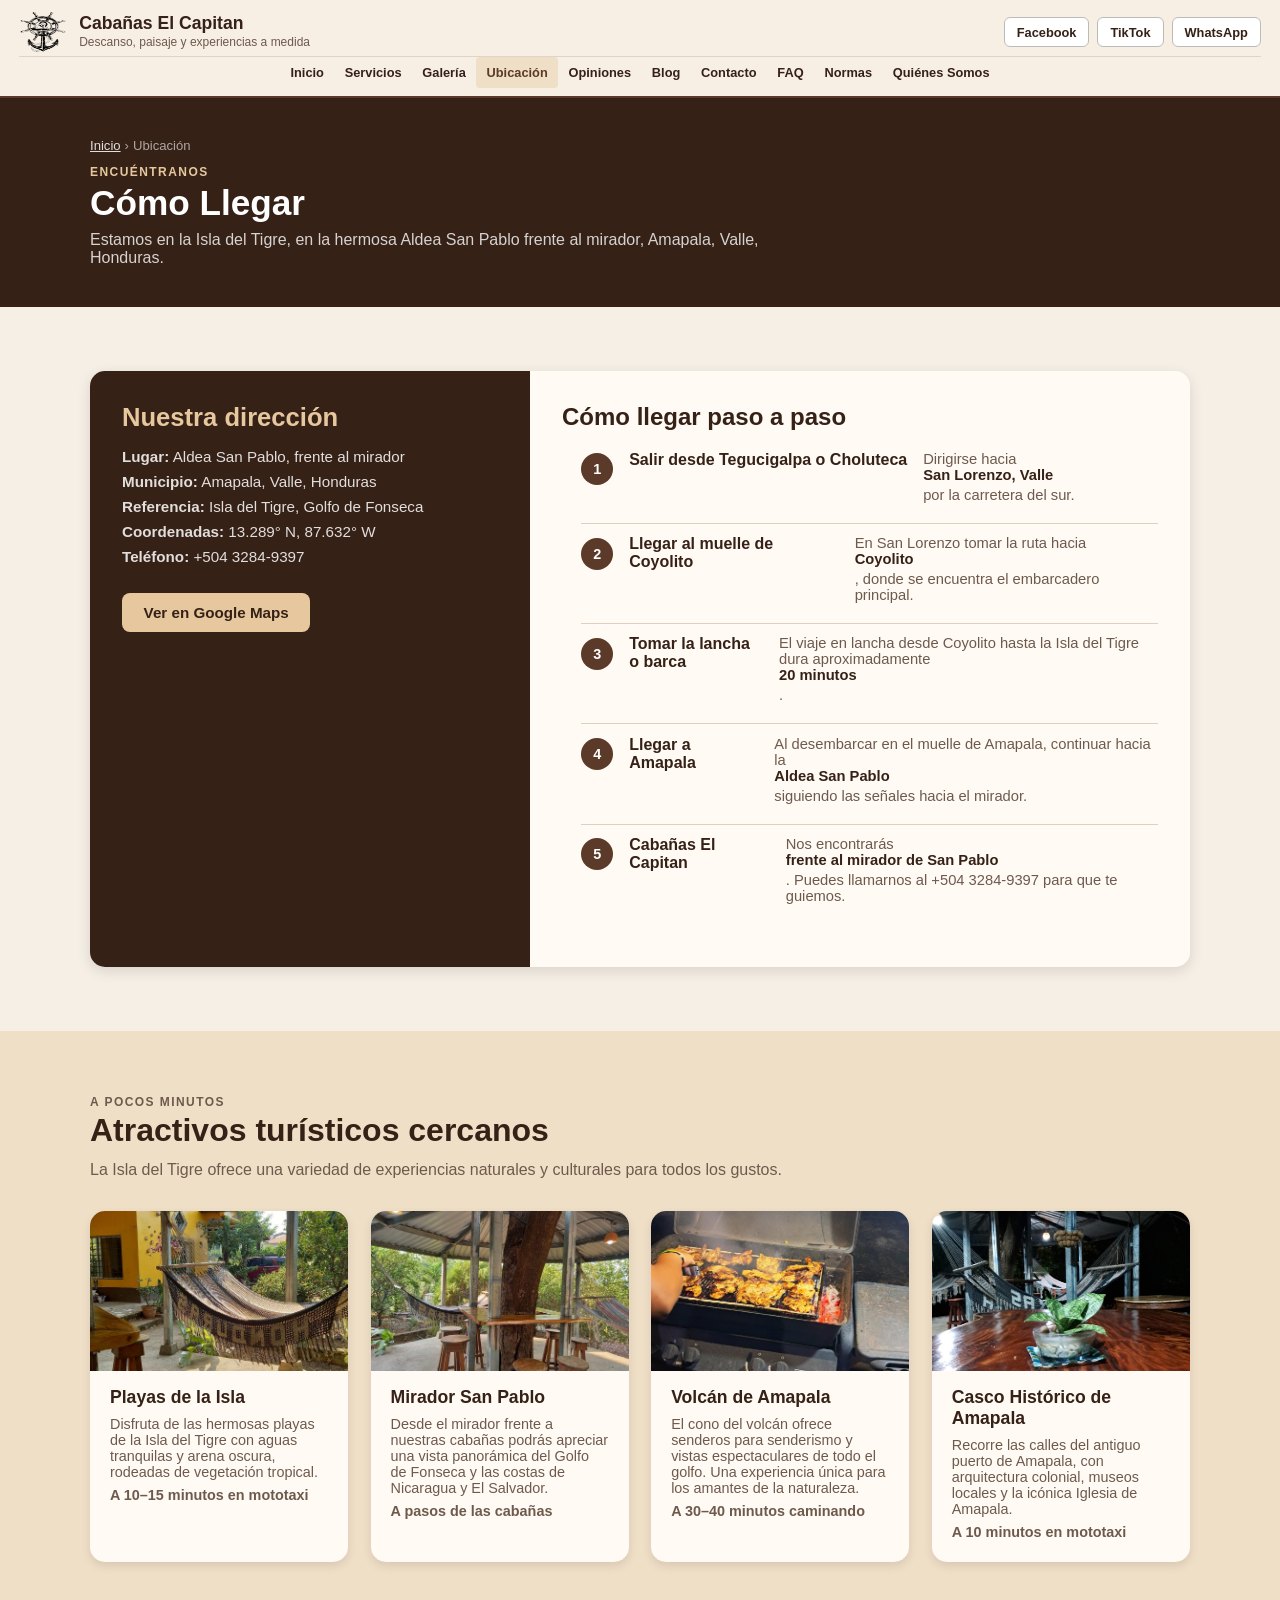
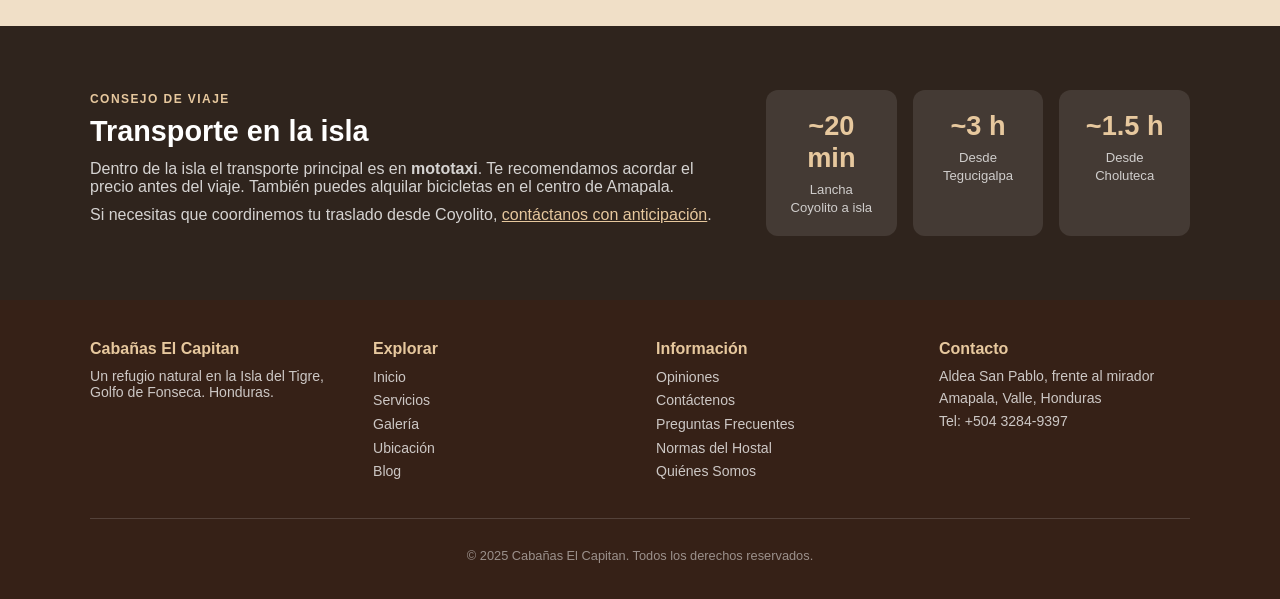
<file: ubicacion.html>
<!DOCTYPE html>
<html lang="es">
<head>
    <meta charset="UTF-8">
    <meta name="viewport" content="width=device-width, initial-scale=1.0">
    <title>Ubicación | Cabañas El Capitan</title>
    <meta name="description" content="Cómo llegar a Cabañas El Capitan en la Isla del Tigre, Amapala, Valle, Honduras. Instrucciones y atractivos cercanos.">
    <link rel="stylesheet" href="styles/style.css">
    <script src="javascript/menu.js"></script>
</head>
<body>
<header>
    <div>
        <a class="brand" href="index.html">
            <img src="img/logo/logo_1.webp" width="48" height="48" alt="Logo Cabañas El Capitan">
            <span><strong>Cabañas El Capitan</strong><small>Descanso, paisaje y experiencias a medida</small></span>
        </a>
        <div class="header-social">
            <a href="https://www.facebook.com/profile.php?id=61557780654785" target="_blank">Facebook</a>
            <a href="https://www.tiktok.com/@karol.guzmn11" target="_blank">TikTok</a>
            <a href="https://wa.me/50432849397?text=Hola%20necesito%20informacion%20sobre%20las%20caba%C3%B1as" target="_blank">WhatsApp</a>
        </div>
        <div class="hamburguer-buttons" id="menu-toggle"><div></div><div></div><div></div></div>
    </div>
    <nav class="hidden" id="site-nav">
        <ul>
            <li><a href="index.html">Inicio</a></li>
            <li><a href="servicios.html">Servicios</a></li>
            <li><a href="galeria.html">Galería</a></li>
            <li><a href="ubicacion.html">Ubicación</a></li>
            <li><a href="opiniones.html">Opiniones</a></li>
            <li><a href="blog.html">Blog</a></li>
            <li><a href="contacto.html">Contacto</a></li>
            <li><a href="faq.html">FAQ</a></li>
            <li><a href="normas.html">Normas</a></li>
            <li><a href="quienes_somos.html">Quiénes Somos</a></li>
        </ul>
    </nav>
</header>
<main>
    <section class="page-banner">
        <div class="container">
            <nav class="breadcrumb" aria-label="Ruta de navegación">
                <ul><li><a href="index.html">Inicio</a></li><li>Ubicación</li></ul>
            </nav>
            <p class="kicker">Encuéntranos</p>
            <h1>Cómo Llegar</h1>
            <p>Estamos en la Isla del Tigre, en la hermosa Aldea San Pablo frente al mirador, Amapala, Valle, Honduras.</p>
        </div>
    </section>
    <section class="section">
        <div class="container">
            <div class="location-card">
                <div class="location-info">
                    <h2>Nuestra dirección</h2>
                    <p><strong>Lugar:</strong> Aldea San Pablo, frente al mirador</p>
                    <p><strong>Municipio:</strong> Amapala, Valle, Honduras</p>
                    <p><strong>Referencia:</strong> Isla del Tigre, Golfo de Fonseca</p>
                    <p><strong>Coordenadas:</strong> 13.289° N, 87.632° W</p>
                    <p><strong>Teléfono:</strong> +504 3284-9397</p>
                    <a class="btn btn-sand" href="https://maps.google.com/?q=Cabañas+El+Capitan+Amapala+Honduras" target="_blank">Ver en Google Maps</a>
                </div>
                <div class="location-steps">
                    <h2>Cómo llegar paso a paso</h2>
                    <ol class="steps-list">
                        <li>
                            <strong>Salir desde Tegucigalpa o Choluteca</strong>
                            <span>Dirigirse hacia <strong>San Lorenzo, Valle</strong> por la carretera del sur.</span>
                        </li>
                        <li>
                            <strong>Llegar al muelle de Coyolito</strong>
                            <span>En San Lorenzo tomar la ruta hacia <strong>Coyolito</strong>, donde se encuentra el embarcadero principal.</span>
                        </li>
                        <li>
                            <strong>Tomar la lancha o barca</strong>
                            <span>El viaje en lancha desde Coyolito hasta la Isla del Tigre dura aproximadamente <strong>20 minutos</strong>.</span>
                        </li>
                        <li>
                            <strong>Llegar a Amapala</strong>
                            <span>Al desembarcar en el muelle de Amapala, continuar hacia la <strong>Aldea San Pablo</strong> siguiendo las señales hacia el mirador.</span>
                        </li>
                        <li>
                            <strong>Cabañas El Capitan</strong>
                            <span>Nos encontrarás <strong>frente al mirador de San Pablo</strong>. Puedes llamarnos al +504 3284-9397 para que te guiemos.</span>
                        </li>
                    </ol>
                </div>
            </div>
        </div>
    </section>
    <section class="section section-muted">
        <div class="container">
            <div class="section-heading">
                <p class="kicker">A pocos minutos</p>
                <h2>Atractivos turísticos cercanos</h2>
                <p>La Isla del Tigre ofrece una variedad de experiencias naturales y culturales para todos los gustos.</p>
            </div>
            <div class="attractions-grid">
                <article class="attraction-card">
                    <div class="attraction-img">
                        <picture>
                            <source srcset="img/Area Social/area_social_5.jpg" media="(min-width:720px)">
                            <img src="img/Area Social/area_social_5.jpg" alt="Playas de la Isla del Tigre">
                        </picture>
                    </div>
                    <div class="attraction-body">
                        <h3>Playas de la Isla</h3>
                        <p>Disfruta de las hermosas playas de la Isla del Tigre con aguas tranquilas y arena oscura, rodeadas de vegetación tropical.</p>
                        <p class="attraction-distance">A 10–15 minutos en mototaxi</p>
                    </div>
                </article>
                <article class="attraction-card">
                    <div class="attraction-img">
                        <picture>
                            <source srcset="img/Area Social/area_social_2.jpg" media="(min-width:720px)">
                            <img src="img/Area Social/area_social_2.jpg" alt="Mirador de la Isla del Tigre">
                        </picture>
                    </div>
                    <div class="attraction-body">
                        <h3>Mirador San Pablo</h3>
                        <p>Desde el mirador frente a nuestras cabañas podrás apreciar una vista panorámica del Golfo de Fonseca y las costas de Nicaragua y El Salvador.</p>
                        <p class="attraction-distance">A pasos de las cabañas</p>
                    </div>
                </article>
                <article class="attraction-card">
                    <div class="attraction-img">
                        <picture>
                            <source srcset="img/Area Social/area_social_1.jpg" media="(min-width:720px)">
                            <img src="img/Area Social/area_social_1.jpg" alt="Volcán de Amapala">
                        </picture>
                    </div>
                    <div class="attraction-body">
                        <h3>Volcán de Amapala</h3>
                        <p>El cono del volcán ofrece senderos para senderismo y vistas espectaculares de todo el golfo. Una experiencia única para los amantes de la naturaleza.</p>
                        <p class="attraction-distance">A 30–40 minutos caminando</p>
                    </div>
                </article>
                <article class="attraction-card">
                    <div class="attraction-img">
                        <picture>
                            <source srcset="img/Area Social/area_social_3.jpg" media="(min-width:720px)">
                            <img src="img/Area Social/area_social_3.jpg" alt="Casco histórico de Amapala">
                        </picture>
                    </div>
                    <div class="attraction-body">
                        <h3>Casco Histórico de Amapala</h3>
                        <p>Recorre las calles del antiguo puerto de Amapala, con arquitectura colonial, museos locales y la icónica Iglesia de Amapala.</p>
                        <p class="attraction-distance">A 10 minutos en mototaxi</p>
                    </div>
                </article>
            </div>
        </div>
    </section>
    <section class="section section-dark">
        <div class="container">
            <div class="transport-note">
                <div>
                    <p class="kicker">Consejo de viaje</p>
                    <h2>Transporte en la isla</h2>
                    <p>Dentro de la isla el transporte principal es en <strong>mototaxi</strong>. Te recomendamos acordar el precio antes del viaje. También puedes alquilar bicicletas en el centro de Amapala.</p>
                    <p>Si necesitas que coordinemos tu traslado desde Coyolito, <a href="contacto.html">contáctanos con anticipación</a>.</p>
                </div>
                <div class="transport-data">
                    <div class="data-item">
                        <strong>~20 min</strong>
                        <span>Lancha Coyolito a isla</span>
                    </div>
                    <div class="data-item">
                        <strong>~3 h</strong>
                        <span>Desde Tegucigalpa</span>
                    </div>
                    <div class="data-item">
                        <strong>~1.5 h</strong>
                        <span>Desde Choluteca</span>
                    </div>
                </div>
            </div>
        </div>
    </section>
</main>
<footer>
    <div class="container">
        <div class="footer-grid">
            <div class="footer-col"><strong>Cabañas El Capitan</strong><p>Un refugio natural en la Isla del Tigre, Golfo de Fonseca. Honduras.</p></div>
            <div class="footer-col"><strong>Explorar</strong><ul><li><a href="index.html">Inicio</a></li><li><a href="servicios.html">Servicios</a></li><li><a href="galeria.html">Galería</a></li><li><a href="ubicacion.html">Ubicación</a></li><li><a href="blog.html">Blog</a></li></ul></div>
            <div class="footer-col"><strong>Información</strong><ul><li><a href="opiniones.html">Opiniones</a></li><li><a href="contacto.html">Contáctenos</a></li><li><a href="faq.html">Preguntas Frecuentes</a></li><li><a href="normas.html">Normas del Hostal</a></li><li><a href="quienes-somos.html">Quiénes Somos</a></li></ul></div>
            <div class="footer-col"><strong>Contacto</strong><address><p>Aldea San Pablo, frente al mirador</p><p>Amapala, Valle, Honduras</p><p>Tel: +504 3284-9397</p></address></div>
        </div>
        <div class="footer-bottom"><p>&copy; 2025 Cabañas El Capitan. Todos los derechos reservados.</p></div>
    </div>
</footer>
</body>
</html>
</file>
<file: styles/style.css>
* {
    box-sizing: border-box;
}

html {
    height: 100%;
}

body {
    display: flex;
    flex-direction: column;
    min-height: 100%;
    margin: 0;
    padding: 0;
    font-family: Arial, Helvetica, sans-serif;
    background-color: #f6efe6;
    color: #33261f;
}

img {
    display: block;
    max-width: 100%;
}

a {
    color: inherit;
}

main {
    flex: 1;
}

.container {
    max-width: 1100px;
    width: calc(100% - 2rem);
    margin: 0 auto;
}

header {
    display: flex;
    flex-direction: column;
    background-color: #f7efe4;
    border-bottom: 2px solid #5b3a29;
}

header>div {
    display: flex;
    align-items: center;
    justify-content: space-between;
    gap: 1rem;
    padding: 0.75rem 1.2rem;
}

.hamburguer-buttons {
    display: flex;
    flex-direction: column;
    justify-content: space-evenly;
    width: 48px;
    height: 48px;
    padding: 0.25rem;
    cursor: pointer;
}

.hamburguer-buttons div {
    background-color: #362117;
    height: 0.25rem;
    border-radius: 3px;
}

.brand {
    display: flex;
    align-items: center;
    gap: 0.75rem;
    text-decoration: none;
    color: #362117;
}

.brand img {
    border-radius: 8px;
}

.brand strong {
    display: block;
    font-size: 1.1rem;
    line-height: 1;
}

.brand small {
    display: block;
    font-size: 0.75rem;
    color: #6e5a4d;
    margin-top: 0.15rem;
}

.header-social {
    display: none;
    gap: 0.5rem;
}

.header-social a {
    padding: 0.4rem 0.75rem;
    background-color: #ffffff;
    border: 1px solid #bbb;
    border-radius: 6px;
    text-decoration: none;
    color: #362117;
    font-size: 0.8rem;
    font-weight: 700;
}

.header-social a:hover {
    background-color: #f0dfc7;
}

header nav {
    overflow: hidden;
    max-height: 100vh;
    transition: max-height 0.5s ease-in-out;
    background-color: #fffaf4;
    border-top: 1px solid #ddd;
}

header nav.hidden {
    max-height: 0;
}

header nav ul {
    list-style: none;
    padding: 0;
    margin: 0;
}

header nav ul li {
    border-bottom: 1px solid #eee;
}

header nav ul li a {
    display: block;
    padding: 0.75rem 1.2rem;
    text-decoration: none;
    color: #362117;
    font-weight: 600;
}

header nav ul li a:hover,
header nav ul li a.active {
    background-color: #f0dfc7;
    color: #5b3a29;
}

@media (min-width: 720px) {
    header {
        flex-direction: row;
        flex-wrap: wrap;
        align-items: center;
        padding: 0.5rem 1.2rem;
    }

    header>div {
        flex: 1;
        padding: 0;
    }

    .hamburguer-buttons {
        display: none;
    }

    .header-social {
        display: flex;
    }

    header nav {
        overflow: visible;
        max-height: none;
        background: none;
        border-top: 1px solid rgba(91, 58, 41, 0.15);
        flex: 0 0 100%;
        transition: none;
    }

    header nav.hidden {
        max-height: none;
    }

    header nav ul {
        display: flex;
        flex-wrap: wrap;
        align-items: center;
        justify-content: center;
    }

    header nav ul li {
        border-bottom: none;
    }

    header nav ul li a {
        font-size: 0.8rem;
        padding: 0.5rem 0.65rem;
        border-radius: 4px;
    }
}

footer {
    background-color: #362117;
    color: #ffffff;
    padding: 2.5rem 0 1.5rem;
}

.footer-grid {
    display: flex;
    flex-wrap: wrap;
    gap: 2rem;
}

.footer-col {
    flex: 1 1 180px;
}

.footer-col strong {
    display: block;
    font-size: 1rem;
    margin-bottom: 0.65rem;
    color: #e7c89e;
}

.footer-col p,
.footer-col address {
    margin: 0 0 0.4rem;
    color: rgba(255, 255, 255, 0.75);
    font-size: 0.88rem;
    font-style: normal;
}

.footer-col ul {
    list-style: none;
    padding: 0;
    margin: 0;
}

.footer-col ul li {
    margin-bottom: 0.35rem;
}

.footer-col ul li a {
    color: rgba(255, 255, 255, 0.75);
    text-decoration: none;
    font-size: 0.88rem;
}

.footer-col ul li a:hover {
    color: #ffffff;
    text-decoration: underline;
}

.footer-bottom {
    margin-top: 2rem;
    padding-top: 1rem;
    border-top: 1px solid rgba(255, 255, 255, 0.15);
    text-align: center;
    color: rgba(255, 255, 255, 0.5);
    font-size: 0.8rem;
}

.btn {
    display: inline-block;
    padding: 0.7rem 1.35rem;
    border-radius: 8px;
    text-decoration: none;
    font-weight: 700;
    font-size: 0.95rem;
    cursor: pointer;
    border: none;
    text-align: center;
}

.btn-primary {
    background-color: #e7c89e;
    color: #362117;
}

.btn-primary:hover {
    background-color: #d4b080;
}

.btn-secondary {
    background-color: #362117;
    color: #ffffff;
}

.btn-secondary:hover {
    background-color: #2f241d;
}

.btn-group {
    display: flex;
    gap: 0.75rem;
    flex-wrap: wrap;
}

.section {
    padding: 4rem 0;
}

.section-dark {
    background-color: #2f241d;
    color: #ffffff;
}

.section-muted {
    background-color: #f0dfc7;
}

.kicker {
    margin: 0 0 0.5rem;
    color: #2f5b47;
    text-transform: uppercase;
    letter-spacing: 0.12em;
    font-size: 0.75rem;
    font-weight: 800;
}

.section-heading {
    max-width: 54rem;
    margin-bottom: 2rem;
}

.section-heading h2 {
    font-size: 2rem;
    margin: 0.2rem 0 0.75rem;
    color: #362117;
}

.section-heading p {
    margin: 0;
    color: #6e5a4d;
}

.section-heading.light .kicker {
    color: #e7c89e;
}

.section-heading.light h2 {
    color: #ffffff;
}

.section-heading.light p {
    color: rgba(255, 255, 255, 0.75);
}

.form-group {
    margin-bottom: 1.1rem;
}

.form-group label {
    display: block;
    margin-bottom: 0.4rem;
    font-weight: 600;
    font-size: 0.9rem;
    color: #362117;
}

.form-group input,
.form-group textarea,
.form-group select {
    width: 100%;
    padding: 0.65rem 0.9rem;
    border: 1px solid #bbb;
    border-radius: 8px;
    font-family: inherit;
    font-size: 0.95rem;
    background-color: #ffffff;
    color: #33261f;
}

.form-group input:focus,
.form-group textarea:focus,
.form-group select:focus {
    outline: 2px solid #5b3a29;
    border-color: #5b3a29;
}

.form-group textarea {
    min-height: 100px;
    resize: vertical;
}

.error {
    border-color: red;
}

.error-text {
    font-weight: bold;
    color: #760000;
    font-size: 0.75rem;
    display: block;
    margin-top: 0.25rem;
}

.carousel {
    position: relative;
    width: 100%;
    height: 80vh;
    overflow: hidden;
}

.carousel .track {
    display: flex;
    position: absolute;
    top: 0;
    left: 0;
    height: 80vh;
    transition: left 0.7s ease-in-out;
}

.carousel .track .slide {
    flex: 0 0 100vw;
    width: 100vw;
    height: 80vh;
    position: relative;
}

.image {
    width: 100%;
    height: 100%;
}

.image picture,
.image img {
    width: 100%;
    height: 100%;
    object-fit: cover;
    object-position: center;
}

.action {
    position: absolute;
    top: 50%;
    left: 50%;
    transform: translate(-50%, -50%);
    width: 90%;
    max-width: 520px;
    padding: 2rem;
    background-color: rgba(54, 33, 23, 0.82);
    border-radius: 15px;
    color: #ffffff;
    text-align: center;
    box-shadow: 3px 3px 10px rgba(0, 0, 0, 0.4);
}

.action h1 {
    font-size: 2.2rem;
    margin: 0.2rem 0 0.75rem;
    line-height: 1.1;
    color: #ffffff;
}

.action h2 {
    font-size: 1.8rem;
    margin: 0.2rem 0 0.75rem;
    color: #ffffff;
}

.action p {
    margin: 0 0 1.25rem;
    color: rgba(255, 255, 255, 0.85);
    font-size: 0.97rem;
}

.carousel .carousel-btn {
    position: absolute;
    top: 50%;
    transform: translateY(-50%);
    height: 4rem;
    width: 2.5rem;
    background-color: rgba(54, 33, 23, 0.60);
    color: #ffffff;
    border: none;
    font-size: 1.4rem;
    cursor: pointer;
}

.carousel .carousel-btn.btnleft {
    left: 0;
}

.carousel .carousel-btn.btnright {
    right: 0;
}

.hero-stats {
    display: flex;
    flex-wrap: wrap;
    justify-content: center;
    gap: 0.75rem;
    margin: 1.25rem 0 0;
    padding: 0;
    list-style: none;
}

.hero-stats li {
    flex: 0 0 calc(33% - 0.5rem);
    padding: 0.85rem 0.5rem;
    border: 1px solid rgba(255, 255, 255, 0.25);
    border-radius: 10px;
    background-color: rgba(255, 255, 255, 0.10);
    text-align: center;
}

.hero-stats strong {
    display: block;
    font-size: 1.55rem;
    line-height: 1;
}

.hero-stats span {
    display: block;
    margin-top: 0.3rem;
    font-size: 0.78rem;
    color: rgba(255, 255, 255, 0.82);
}

.cabanas-grid {
    display: flex;
    flex-wrap: wrap;
    gap: 1.4rem;
}

.cabin-card {
    flex: 0 0 100%;
    background-color: #fffaf4;
    border-radius: 15px;
    overflow: hidden;
    box-shadow: 0 4px 14px rgba(0, 0, 0, 0.14);
}

@media (min-width: 720px) {
    .cabin-card {
        flex: 0 0 calc(50% - 0.7rem);
    }
}

@media (min-width: 1024px) {
    .cabin-card {
        flex: 0 0 calc(33.333% - 0.95rem);
    }
}

.cabin-card img {
    width: 100%;
    height: 210px;
    object-fit: cover;
}

.cabin-card .no-image {
    width: 100%;
    height: 210px;
    background-color: #f0dfc7;
    display: flex;
    align-items: center;
    justify-content: center;
    color: #6e5a4d;
    font-size: 0.88rem;
    text-align: center;
    padding: 1rem;
}

.cabin-card .card-body {
    padding: 1.25rem;
}

.cabin-card .card-tag {
    margin: 0 0 0.3rem;
    color: #2f5b47;
    text-transform: uppercase;
    font-size: 0.75rem;
    font-weight: 800;
}

.cabin-card h3 {
    font-size: 1.3rem;
    margin: 0 0 0.5rem;
    color: #362117;
}

.cabin-card p {
    margin: 0 0 1rem;
    color: #6e5a4d;
    font-size: 0.92rem;
}

.services-grid {
    display: flex;
    flex-wrap: wrap;
    gap: 1.25rem;
}

.service-card {
    flex: 0 0 100%;
    padding: 1.5rem;
    background-color: rgba(255, 255, 255, 0.08);
    border: 1px solid rgba(255, 255, 255, 0.14);
    border-radius: 15px;
}

@media (min-width: 720px) {
    .service-card {
        flex: 0 0 calc(50% - 0.625rem);
    }
}

@media (min-width: 1024px) {
    .service-card {
        flex: 0 0 calc(33.333% - 0.84rem);
    }
}

.service-card h3 {
    margin: 0 0 0.5rem;
    font-size: 1.1rem;
    color: #e7c89e;
}

.service-card p {
    margin: 0;
    color: rgba(255, 255, 255, 0.78);
    font-size: 0.93rem;
}

.story-layout {
    display: flex;
    flex-wrap: wrap;
    gap: 2rem;
}

.story-copy {
    flex: 0 0 100%;
}

.story-panel {
    flex: 0 0 100%;
    display: flex;
    flex-direction: column;
    gap: 1rem;
    padding: 1.5rem;
    background-color: #362117;
    border-radius: 15px;
    box-shadow: 0 4px 14px rgba(0, 0, 0, 0.15);
    color: #ffffff;
}

@media (min-width: 720px) {
    .story-copy {
        flex: 1 1 55%;
    }

    .story-panel {
        flex: 1 1 35%;
    }
}

.story-copy h2 {
    font-size: 1.9rem;
    line-height: 1.1;
    margin: 0.25rem 0 1rem;
    color: #362117;
}

.story-copy p {
    color: #6e5a4d;
    margin: 0 0 0.85rem;
}

.story-note {
    padding: 1rem 1.2rem;
    border-radius: 8px;
    background-color: rgba(255, 255, 255, 0.10);
}

.story-note span {
    display: block;
    margin-bottom: 0.35rem;
    color: #e7c89e;
    text-transform: uppercase;
    font-size: 0.75rem;
    font-weight: 800;
}

.story-note strong {
    display: block;
    font-size: 0.95rem;
}

.location-info {
    flex: 0 0 100%;
    padding: 2rem;
    background-color: #362117;
    color: #ffffff;
}

.location-steps {
    flex: 0 0 100%;
    padding: 2rem;
}

.location-info h3 {
    font-size: 1.5rem;
    margin: 0 0 1rem;
    color: #e7c89e;
}

.location-info p {
    margin: 0 0 0.55rem;
    color: rgba(255, 255, 255, 0.85);
    font-size: 0.95rem;
}

.location-info .btn {
    margin-top: 1.25rem;
}

.location-steps h3 {
    font-size: 1.4rem;
    margin: 0 0 1rem;
    color: #362117;
}

.location-steps ol {
    padding-left: 1.2rem;
    margin: 0;
}

.location-steps ol li {
    margin-bottom: 0.7rem;
    color: #6e5a4d;
}

.reviews-grid {
    display: flex;
    flex-wrap: wrap;
    gap: 1.4rem;
}

.review-card {
    flex: 0 0 100%;
    margin: 0;
    padding: 1.5rem;
    background-color: #fffaf4;
    border-radius: 15px;
    box-shadow: 0 4px 10px rgba(0, 0, 0, 0.10);
    border: 1px solid #e0d0c0;
}

@media (min-width: 720px) {
    .review-card {
        flex: 0 0 calc(50% - 0.7rem);
    }
}

@media (min-width: 1024px) {
    .review-card {
        flex: 0 0 calc(33.333% - 0.95rem);
    }
}

.review-card p {
    margin: 0 0 1rem;
    color: #6e5a4d;
    font-style: italic;
}

.review-card cite {
    display: block;
    font-style: normal;
    font-weight: 700;
    font-size: 0.85rem;
    color: #5b3a29;
}

.contact-cta {
    display: flex;
    flex-wrap: wrap;
    gap: 2.5rem;
    align-items: center;
    justify-content: space-between;
}

.contact-cta-info {
    flex: 1 1 340px;
}

.contact-cta-info h2 {
    font-size: 2rem;
    margin: 0.25rem 0 0.85rem;
    color: #ffffff;
}

.contact-cta-info p {
    margin: 0 0 0.85rem;
    color: rgba(255, 255, 255, 0.8);
}

.contact-quick {
    list-style: none;
    padding: 0;
    margin: 0;
}

.contact-quick li {
    padding: 0.35rem 0;
    color: rgba(255, 255, 255, 0.85);
    font-size: 0.93rem;
    border-bottom: 1px solid rgba(255, 255, 255, 0.1);
}

.contact-quick li:last-child {
    border-bottom: none;
}

.contact-cta-actions {
    display: flex;
    flex-direction: column;
    gap: 0.75rem;
    flex: 0 0 auto;
}

.btn-sand {
    background-color: #e7c89e;
    color: #362117;
}

.btn-sand:hover {
    background-color: #d4b080;
}

.btn-outline {
    background-color: transparent;
    border: 2px solid #e7c89e;
    color: #e7c89e;
}

.btn-outline:hover {
    background-color: rgba(231, 200, 158, 0.15);
}


.page-banner {
    background-color: #362117;
    color: #fff;
    padding: 2.5rem 0;
}

.page-banner .kicker {
    color: #e7c89e;
}

.page-banner h1 {
    font-size: 2.2rem;
    margin: 0.25rem 0 0.5rem;
    color: #fff;
}

.page-banner p {
    margin: 0;
    color: rgba(255, 255, 255, 0.8);
    max-width: 44rem;
}

.breadcrumb ul {
    list-style: none;
    padding: 0;
    margin: 0 0 0.75rem;
    display: flex;
    flex-wrap: wrap;
    gap: 0.25rem;
    align-items: center;
}

.breadcrumb ul li {
    font-size: 0.82rem;
    color: rgba(255, 255, 255, 0.6);
}

.breadcrumb ul li a {
    color: rgba(255, 255, 255, 0.85);
    text-decoration: underline;
}

.breadcrumb ul li+li::before {
    content: "›";
    margin-right: 0.25rem;
}

.service-item {
    flex: 0 0 100%;
    padding: 1.75rem;
    background-color: #fffaf4;
    border-radius: 15px;
    box-shadow: 0 4px 10px rgba(0, 0, 0, 0.10);
    border-left: 4px solid #5b3a29;
}

@media (min-width:720px) {
    .service-item {
        flex: 0 0 calc(50% - 0.7rem);
    }
}

@media (min-width:1024px) {
    .service-item {
        flex: 0 0 calc(33.333% - 0.95rem);
    }
}

.service-icon {
    font-size: 2rem;
    margin-bottom: 0.75rem;
}

.service-item h3 {
    font-size: 1.15rem;
    margin: 0 0 0.5rem;
    color: #362117;
}

.service-item p {
    margin: 0;
    color: #6e5a4d;
    font-size: 0.93rem;
    line-height: 1.6;
}

.inclusion-layout {
    display: flex;
    flex-wrap: wrap;
    gap: 2rem;
}

.inclusion-col {
    flex: 1 1 280px;
}

.inclusion-title {
    font-size: 1.1rem;
    margin: 0 0 1rem;
    padding: 0.5rem 1rem;
    border-radius: 6px;
}

.inclusion-title.incluido {
    background-color: #2f5b47;
    color: #fff;
}

.inclusion-title.opcional {
    background-color: #5b3a29;
    color: #fff;
}

.inclusion-list {
    list-style: none;
    padding: 0;
    margin: 0;
}

.inclusion-list li {
    padding: 0.55rem 0;
    border-bottom: 1px solid rgba(91, 58, 41, 0.12);
    color: #6e5a4d;
    font-size: 0.95rem;
}

.inclusion-list li::before {
    content: "✓  ";
    color: #2f5b47;
    font-weight: 700;
}

.inclusion-title.opcional+.inclusion-list li::before {
    content: "+ ";
    color: #5b3a29;
}

.cta-block {
    text-align: center;
}

.cta-block .section-heading {
    margin-left: auto;
    margin-right: auto;
    text-align: center;
}

.cta-block .btn-group {
    justify-content: center;
}

.location-card {
    display: flex;
    flex-wrap: wrap;
    border-radius: 15px;
    overflow: hidden;
    box-shadow: 0 4px 14px rgba(0, 0, 0, 0.12);
}

.location-info {
    flex: 0 0 100%;
    padding: 2rem;
    background-color: #362117;
    color: #ffffff;
}

.location-steps {
    flex: 0 0 100%;
    padding: 2rem;
    background-color: #fffaf4;
}

@media (min-width:720px) {
    .location-info {
        flex: 0 0 40%;
    }

    .location-steps {
        flex: 0 0 60%;
    }
}

.location-info h2 {
    font-size: 1.6rem;
    margin: 0 0 1rem;
    color: #e7c89e;
}

.location-info p {
    margin: 0 0 0.5rem;
    color: rgba(255, 255, 255, 0.85);
    font-size: 0.95rem;
}

.location-info .btn {
    margin-top: 1.25rem;
    display: inline-block;
}

.location-steps h2 {
    font-size: 1.5rem;
    margin: 0 0 1.25rem;
    color: #362117;
}

.steps-list {
    list-style: none;
    padding: 0;
    margin: 0;
    counter-reset: steps;
}

.steps-list li {
    counter-increment: steps;
    display: flex;
    gap: 1rem;
    margin-bottom: 1.25rem;
    padding-bottom: 1.25rem;
    border-bottom: 1px solid #e0d0c0;
}

.steps-list li:last-child {
    border-bottom: none;
}

.steps-list li::before {
    content: counter(steps);
    flex: 0 0 2rem;
    width: 2rem;
    height: 2rem;
    border-radius: 50%;
    background-color: #5b3a29;
    color: #ffffff;
    font-weight: 700;
    font-size: 0.9rem;
    display: flex;
    align-items: center;
    justify-content: center;
    margin-top: 0.15rem;
}

.steps-list li strong {
    display: block;
    margin-bottom: 0.25rem;
    color: #362117;
}

.steps-list li span {
    color: #6e5a4d;
    font-size: 0.92rem;
}

.attractions-grid {
    display: flex;
    flex-wrap: wrap;
    gap: 1.4rem;
}

.attraction-card {
    flex: 0 0 100%;
    background-color: #fffaf4;
    border-radius: 15px;
    overflow: hidden;
    box-shadow: 0 4px 10px rgba(0, 0, 0, 0.1);
}

@media (min-width:560px) {
    .attraction-card {
        flex: 0 0 calc(50% - 0.7rem);
    }
}

@media (min-width:1024px) {
    .attraction-card {
        flex: 0 0 calc(25% - 1.05rem);
    }
}

.attraction-img {
    height: 160px;
    overflow: hidden;
}

.attraction-img picture,
.attraction-img img {
    width: 100%;
    height: 100%;
    object-fit: cover;
}

.attraction-body {
    padding: 1rem 1.25rem;
}

.attraction-body h3 {
    font-size: 1.1rem;
    margin: 0 0 0.5rem;
    color: #362117;
}

.attraction-body p {
    margin: 0 0 0.4rem;
    color: #6e5a4d;
    font-size: 0.9rem;
}

.attraction-distance {
    font-size: 0.8rem;
    font-weight: 700;
    color: #5b3a29;
}

.transport-note {
    display: flex;
    flex-wrap: wrap;
    gap: 2rem;
    align-items: center;
}

.transport-note>div:first-child {
    flex: 1 1 55%;
}

.transport-note h2 {
    font-size: 1.8rem;
    margin: 0.25rem 0 0.75rem;
    color: #ffffff;
}

.transport-note p {
    color: rgba(255, 255, 255, 0.8);
    margin: 0 0 0.6rem;
}

.transport-note a {
    color: #e7c89e;
}

.transport-note .kicker {
    color: #e7c89e;
}

.transport-data {
    display: flex;
    flex-wrap: wrap;
    gap: 1rem;
    flex: 1 1 35%;
}

.data-item {
    flex: 1 1 100px;
    padding: 1.25rem;
    background-color: rgba(255, 255, 255, 0.1);
    border-radius: 12px;
    text-align: center;
}

.data-item strong {
    display: block;
    font-size: 1.7rem;
    color: #e7c89e;
    margin-bottom: 0.35rem;
}

.data-item span {
    font-size: 0.82rem;
    color: rgba(255, 255, 255, 0.75);
}

.footer-col strong {
    color: #e7c89e;
}

.footer-bottom {
    text-align: center;
    margin-top: 2rem;
}

.normas-intro {
    background-color: #fffaf4;
    border-left: 4px solid #5b3a29;
    border-radius: 0 10px 10px 0;
    padding: 1.25rem 1.5rem;
    margin-bottom: 2.5rem;
}

.normas-intro p {
    margin: 0;
    color: #33261f;
    font-size: 0.97rem;
    line-height: 1.65;
}

.normas-intro a {
    color: #5b3a29;
    font-weight: 700;
}

.normas-grid {
    display: flex;
    flex-wrap: wrap;
    gap: 1.5rem;
    margin-bottom: 3rem;
}

.norma-section {
    flex: 0 0 100%;
    background-color: #fffaf4;
    border-radius: 15px;
    padding: 1.75rem 1.5rem;
    box-shadow: 0 3px 10px rgba(0, 0, 0, 0.08);
}

@media (min-width:600px) {
    .norma-section {
        flex: 0 0 calc(50% - 0.75rem);
    }
}

@media (min-width:1000px) {
    .norma-section {
        flex: 0 0 calc(33.333% - 1rem);
    }
}

.norma-icon {
    font-size: 2rem;
    margin-bottom: 0.75rem;
    line-height: 1;
}

.norma-section h2 {
    font-size: 1.2rem;
    color: #362117;
    margin: 0 0 1rem;
    padding-bottom: 0.5rem;
    border-bottom: 2px solid #e7c89e;
}

.norma-section ul {
    list-style: none;
    padding: 0;
    margin: 0;
}

.norma-section ul li {
    padding: 0.4rem 0 0.4rem 1.4rem;
    position: relative;
    color: #33261f;
    font-size: 0.92rem;
    border-bottom: 1px solid #f5e8d8;
    line-height: 1.55;
}

.norma-section ul li:last-child {
    border-bottom: none;
}

.norma-section ul li::before {
    content: "✔";
    color: #2f5b47;
    font-size: 0.75rem;
    position: absolute;
    left: 0;
    top: 0.55rem;
}

.normas-footer-note {
    background-color: #362117;
    color: rgba(255, 255, 255, 0.85);
    border-radius: 15px;
    padding: 2rem 2.25rem;
    display: flex;
    flex-wrap: wrap;
    gap: 1.25rem;
    align-items: center;
    justify-content: space-between;
}

.normas-footer-note p {
    margin: 0;
    flex: 1 1 300px;
    font-size: 0.93rem;
    line-height: 1.6;
}

.filter-bar {
    display: flex;
    flex-wrap: wrap;
    gap: 0.75rem;
    margin-bottom: 2rem;
}

.filtro-btn {
    padding: 0.55rem 1.2rem;
    background-color: #fffaf4;
    border: 2px solid #bbb;
    border-radius: 999px;
    font-family: inherit;
    font-size: 0.88rem;
    font-weight: 600;
    color: #362117;
    cursor: pointer;
}

.filtro-btn:hover {
    border-color: #5b3a29;
    background-color: #f0dfc7;
}

.filtro-btn.activo {
    background-color: #5b3a29;
    border-color: #5b3a29;
    color: #ffffff;
}

.galeria-grid {
    display: flex;
    flex-wrap: wrap;
    gap: 1rem;
}

.galeria-item {
    flex: 0 0 100%;
    margin: 0;
    overflow: hidden;
    border-radius: 12px;
    box-shadow: 0 4px 10px rgba(0, 0, 0, 0.12);
    background-color: #fffaf4;
}

@media (min-width:560px) {
    .galeria-item {
        flex: 0 0 calc(50% - 0.5rem);
    }
}

@media (min-width:900px) {
    .galeria-item {
        flex: 0 0 calc(33.333% - 0.67rem);
    }
}

@media (min-width:1100px) {
    .galeria-item {
        flex: 0 0 calc(25% - 0.75rem);
    }
}

.galeria-item img {
    width: 100%;
    height: 200px;
    object-fit: cover;
    object-position: center;
}

.galeria-item figcaption {
    padding: 0.5rem 0.75rem;
    font-size: 0.8rem;
    color: #6e5a4d;
    text-align: center;
}

.btn-whatsapp {
    display: inline-block;
    padding: 0.65rem 1.1rem;
    background-color: #25D366;
    color: #fff;
    border-radius: 8px;
    text-decoration: none;
    font-weight: 700;
    font-size: 0.88rem;
}

.btn-whatsapp:hover {
    background-color: #1fba59;
}

.contact-layout {
    display: flex;
    flex-wrap: wrap;
    gap: 2.5rem;
}

.contact-info {
    flex: 0 0 100%;
    background-color: #362117;
    color: #fff;
    border-radius: 15px;
    padding: 2rem;
}

.contact-form-wrap {
    flex: 0 0 100%;
    background-color: #fffaf4;
    border-radius: 15px;
    padding: 2rem;
    box-shadow: 0 4px 12px rgba(0, 0, 0, 0.1);
}

@media (min-width:780px) {
    .contact-info {
        flex: 0 0 32%;
    }

    .contact-form-wrap {
        flex: 1;
    }
}

.contact-info h2 {
    font-size: 1.4rem;
    color: #e7c89e;
    margin: 0 0 1.5rem;
}

.info-item {
    margin-bottom: 1.25rem;
    border-bottom: 1px solid rgba(255, 255, 255, 0.1);
    padding-bottom: 1.25rem;
}

.info-item:last-child {
    border-bottom: none;
    padding-bottom: 0;
}

.info-item strong {
    display: block;
    color: #e7c89e;
    font-size: 0.82rem;
    text-transform: uppercase;
    letter-spacing: 0.08em;
    margin-bottom: 0.35rem;
}

.info-item p {
    margin: 0;
    color: rgba(255, 255, 255, 0.8);
    font-size: 0.9rem;
    line-height: 1.6;
}

.info-item a {
    color: rgba(255, 255, 255, 0.8);
    text-decoration: underline;
}

.contact-form-wrap h2 {
    font-size: 1.5rem;
    color: #362117;
    margin: 0 0 1.5rem;
}

fieldset {
    border: none;
    margin: 0;
    padding: 0;
}

legend {
    font-size: 0.9rem;
    font-weight: 700;
    color: #6e5a4d;
    margin-bottom: 1rem;
}

.form-group input,
.form-group textarea {
    border: 2px solid #e0d0c0;
}

.form-group input:focus,
.form-group textarea:focus {
    outline: none;
    border-color: #5b3a29;
}

.form-group textarea {
    min-height: 120px;
}

.form-group input.error,
.form-group textarea.error {
    border-color: #c0392b;
}

.error-text {
    color: #c0392b;
    font-size: 0.82rem;
    margin-top: 0.3rem;
    display: block;
}

.required {
    color: #c0392b;
}

.optional {
    color: #6e5a4d;
    font-weight: 400;
    font-size: 0.82rem;
}

.form-exito {
    background-color: #d4edda;
    color: #155724;
    border: 1px solid #c3e6cb;
    border-radius: 8px;
    padding: 0.9rem 1.1rem;
    margin-bottom: 1rem;
    font-size: 0.92rem;
}

.faq-container {
    max-width: 800px;
}

.faq-category {
    margin-bottom: 3rem;
}

.faq-category h2 {
    font-size: 1.4rem;
    color: #362117;
    margin: 0 0 1.25rem;
    padding-bottom: 0.5rem;
    border-bottom: 2px solid #5b3a29;
}

.faq-item {
    border-radius: 8px;
    overflow: hidden;
    margin-bottom: 0.5rem;
    border: 1px solid #e0d0c0;
    background-color: #fffaf4;
}

.faq-pregunta {
    display: block;
    width: 100%;
    text-align: left;
    background-color: #fffaf4;
    border: none;
    padding: 1rem 3rem 1rem 1.25rem;
    font-family: inherit;
    font-size: 1rem;
    font-weight: 600;
    color: #362117;
    cursor: pointer;
    position: relative;
}

.faq-pregunta::after {
    content: "+";
    position: absolute;
    right: 1.25rem;
    top: 50%;
    transform: translateY(-50%);
    font-size: 1.4rem;
    font-weight: 400;
    color: #5b3a29;
    line-height: 1;
}

.faq-pregunta:hover {
    background-color: #f0dfc7;
}

.faq-pregunta.abierto {
    background-color: #f0dfc7;
    border-bottom: 1px solid #e0d0c0;
}

.faq-pregunta.abierto::after {
    content: "−";
}

.faq-respuesta {
    overflow: hidden;
    max-height: 600px;
    transition: all 0.35s ease-in-out;
    padding: 0 1.25rem 1rem;
    background-color: #fffaf4;
}

.faq-respuesta.hidden {
    max-height: 0;
    padding-top: 0;
    padding-bottom: 0;
}

.faq-respuesta p {
    margin: 0.75rem 0 0;
    color: #6e5a4d;
    font-size: 0.95rem;
    line-height: 1.65;
}

.faq-respuesta a {
    color: #5b3a29;
    text-decoration: underline;
}

.faq-cta {
    margin-top: 2rem;
    padding: 2rem;
    background-color: #362117;
    color: #fff;
    border-radius: 15px;
    display: flex;
    align-items: center;
    flex-wrap: wrap;
    gap: 1rem;
    justify-content: space-between;
}

.faq-cta p {
    margin: 0;
    font-size: 1.1rem;
    font-weight: 600;
}

.btn-tiktok {
    background-color: #2f241d;
    color: #fff;
    border: 2px solid #555;
}

.btn-tiktok:hover {
    background-color: #1a1510;
}

.btn-outline-earth {
    background-color: transparent;
    border: 2px solid #5b3a29;
    color: #5b3a29;
    border-radius: 8px;
    padding: 0.55rem 1.1rem;
    font-size: 0.88rem;
    font-weight: 700;
    display: inline-block;
    text-decoration: none;
}

.btn-outline-earth:hover {
    background-color: #5b3a29;
    color: #fff;
}

.center-group {
    justify-content: center;
}

.cta-block h2 {
    font-size: 2rem;
    margin: 0.2rem 0 0.75rem;
    color: #fff;
}

.cta-block p {
    margin: 0 auto;
    color: rgba(255, 255, 255, 0.8);
    max-width: 44rem;
}

.blog-grid {
    display: flex;
    flex-wrap: wrap;
    gap: 1.5rem;
}

.blog-card {
    flex: 0 0 100%;
    background-color: #fffaf4;
    border-radius: 15px;
    overflow: hidden;
    box-shadow: 0 4px 12px rgba(0, 0, 0, 0.1);
    display: flex;
    flex-direction: column;
}

@media (min-width:600px) {
    .blog-card {
        flex: 0 0 calc(50% - 0.75rem);
    }
}

@media (min-width:1000px) {
    .blog-card {
        flex: 0 0 calc(33.333% - 1rem);
    }
}

.blog-card-img {
    height: 200px;
    overflow: hidden;
}

.blog-card-img img {
    width: 100%;
    height: 100%;
    object-fit: cover;
    object-position: center;
}

.blog-card-body {
    padding: 1.25rem 1.35rem;
    display: flex;
    flex-direction: column;
    flex: 1;
}

.post-date {
    font-size: 0.78rem;
    color: #6e5a4d;
}

.post-tag {
    display: inline-block;
    margin: 0.3rem 0 0.65rem;
    padding: 0.2rem 0.6rem;
    background-color: #f0dfc7;
    border-radius: 999px;
    font-size: 0.72rem;
    font-weight: 700;
    color: #5b3a29;
}

.blog-card-body h2 {
    font-size: 1.1rem;
    margin: 0 0 0.65rem;
    color: #362117;
    line-height: 1.35;
}

.blog-card-body p {
    flex: 1;
    margin: 0 0 1rem;
    color: #6e5a4d;
    font-size: 0.9rem;
    line-height: 1.65;
}
</file>
